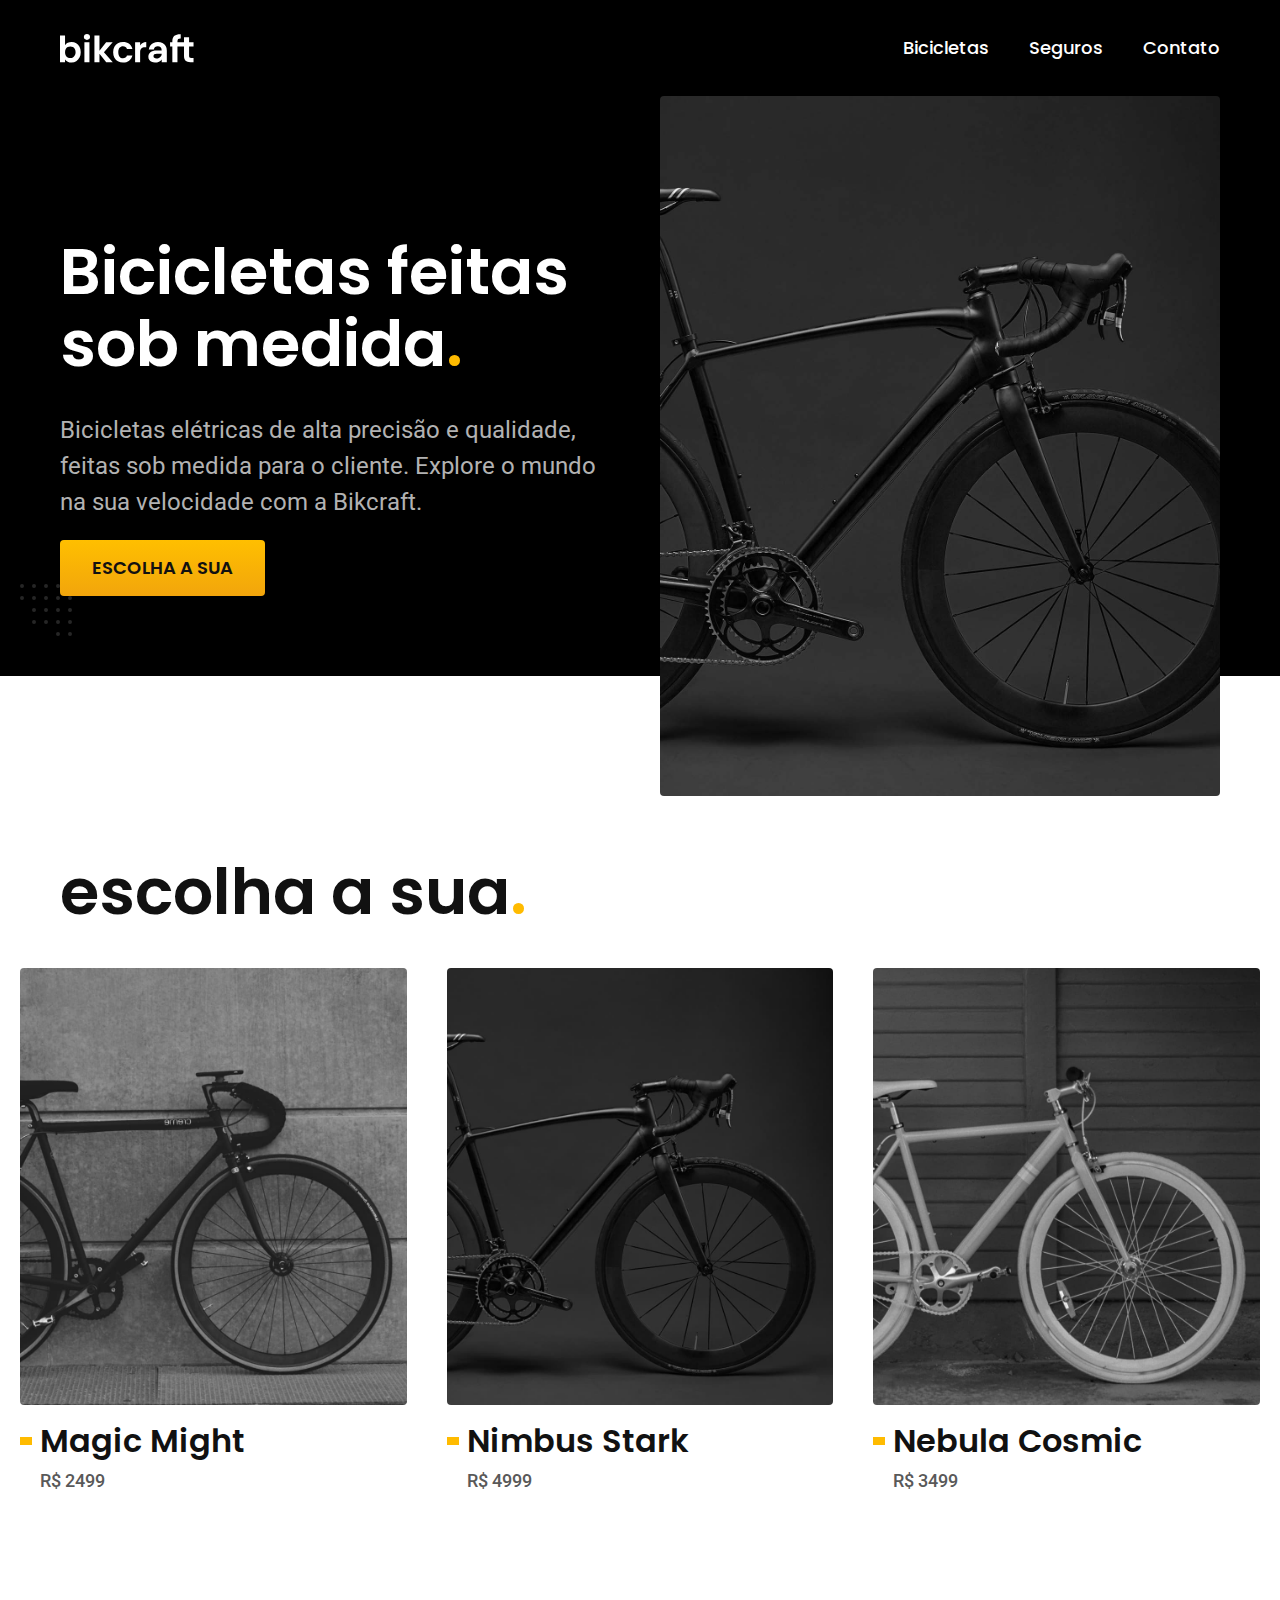
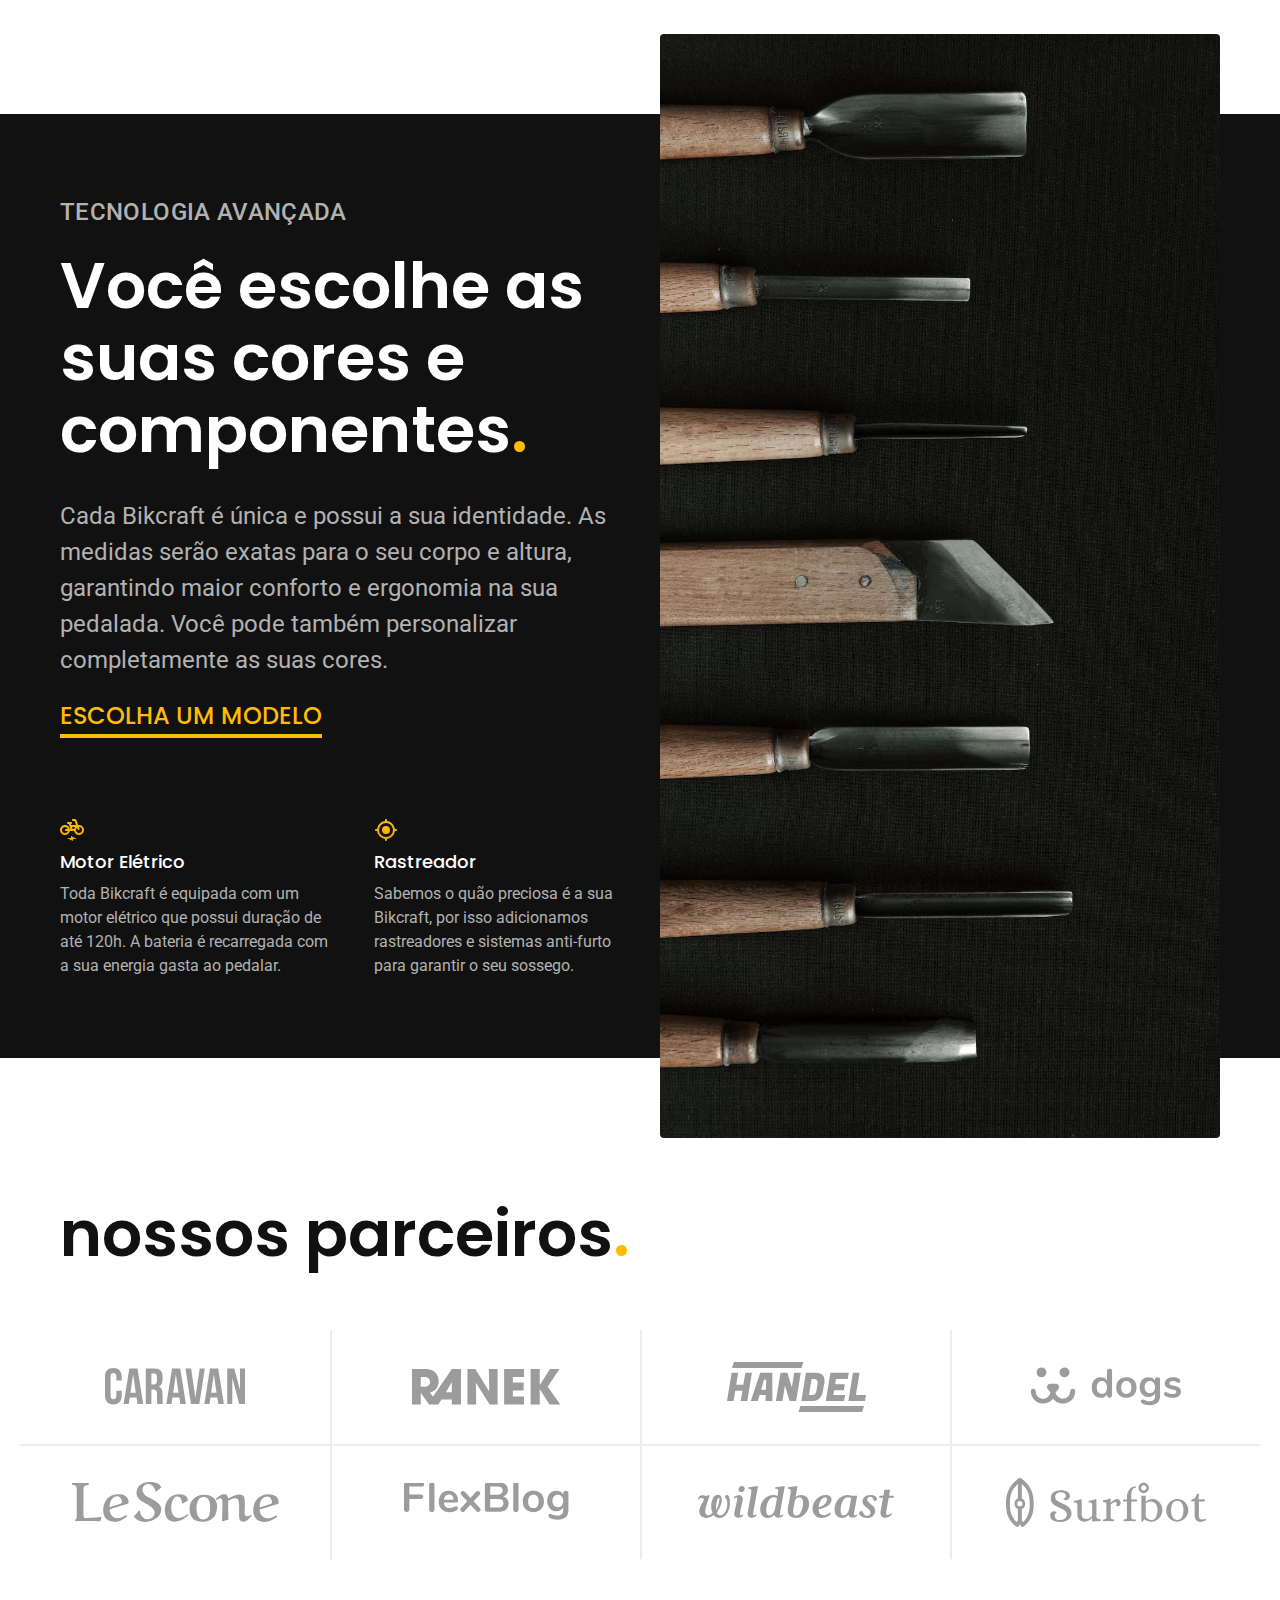
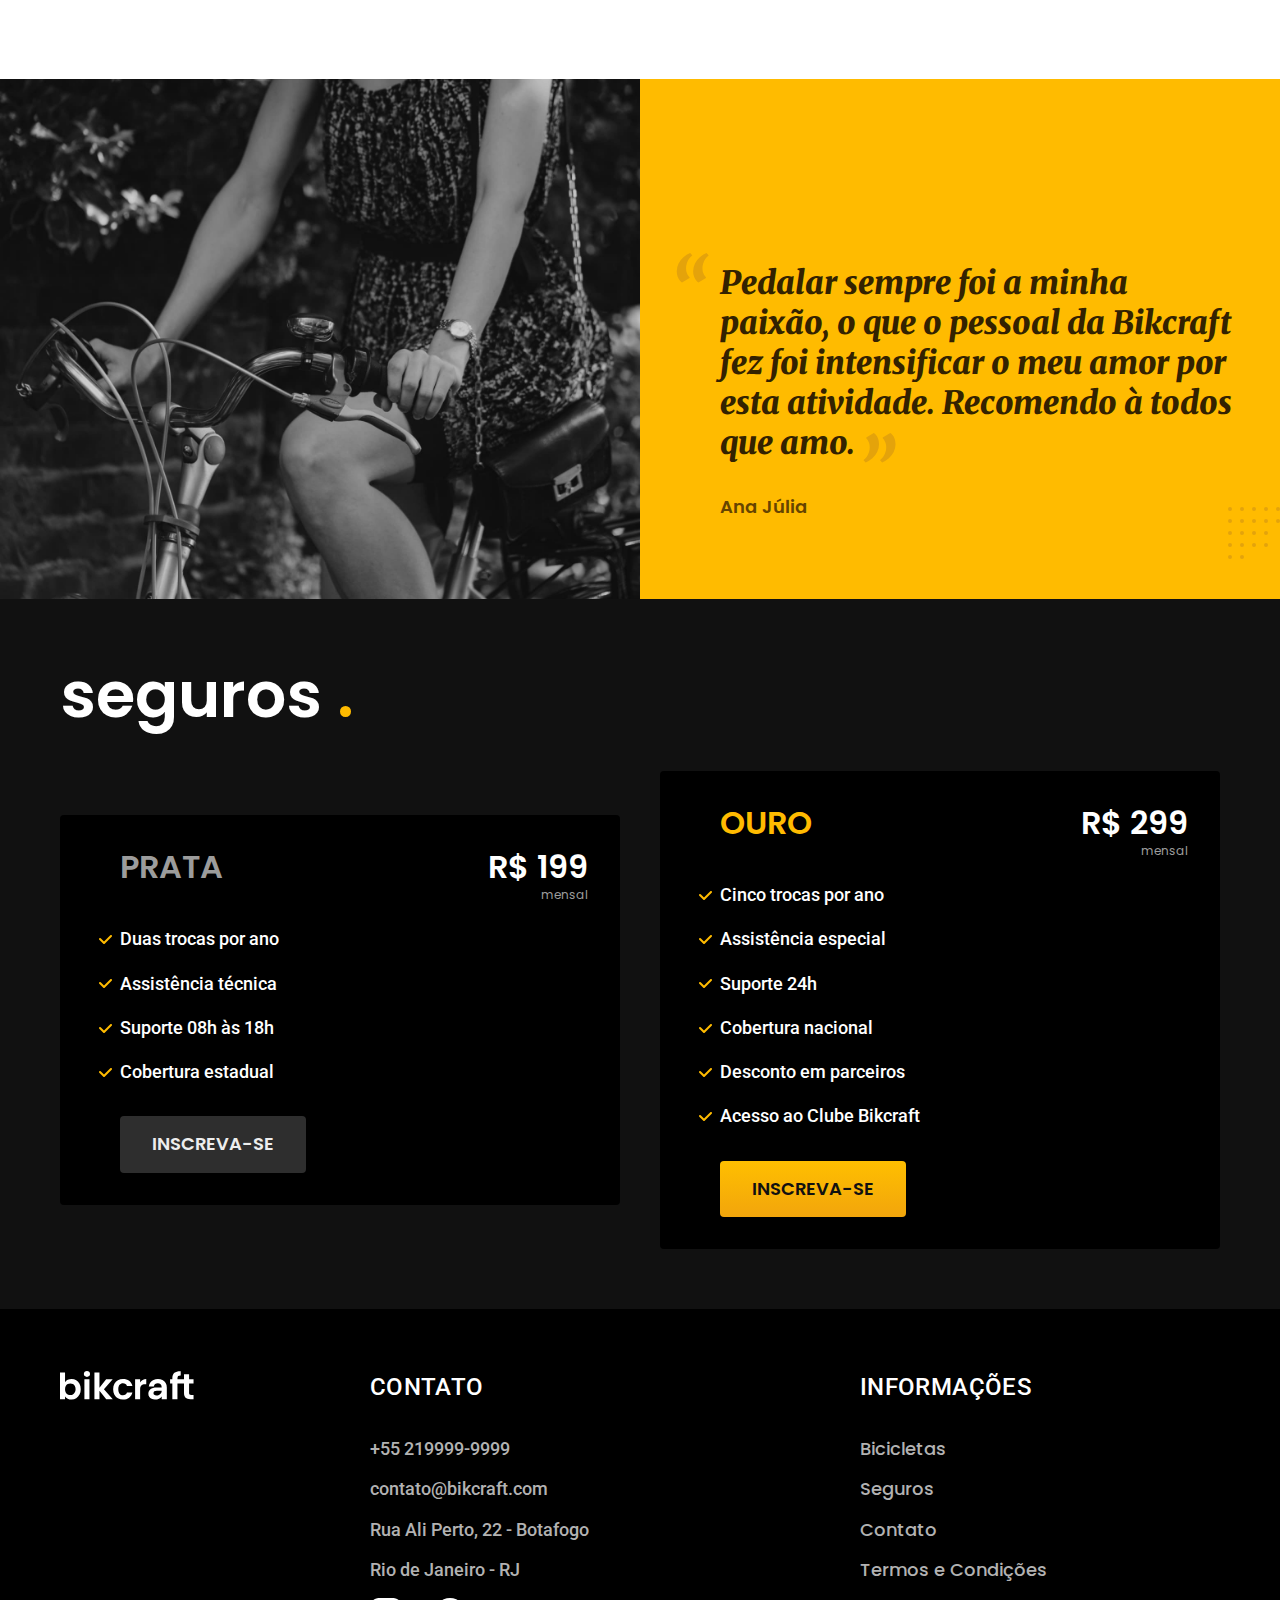
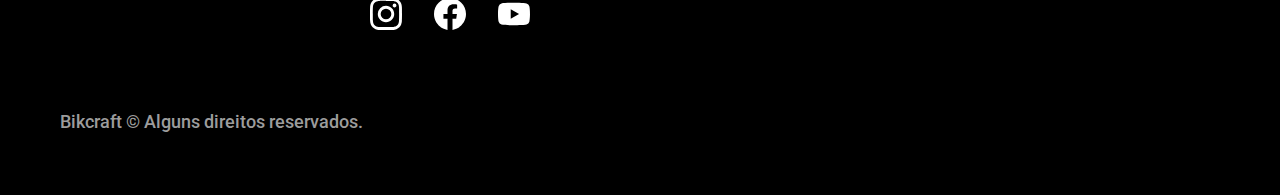
<file: index.html>
<!DOCTYPE html>
<html lang="pt-br">
  <head>
    <meta charset="UTF-8" />
    <meta http-equiv="X-UA-Compatible" content="IE=edge" />
    <meta name="viewport" content="width=device-width, initial-scale=1.0" />
    <meta
      name="description"
      content="Bicicletas elétricas de alta precisão e qualidade,  feitas sob medida para o cliente. Explore o mundo na sua velocidade com a Bikcraft."
    />

    <link rel="icon" href="./favicon.svg" type="image/svg+xml" />
    <link rel="preload" href="./css/style.min.css" as="style" />
    <link rel="stylesheet" href="./css/style.min.css" />
    <link rel="preconnect" href="https://fonts.googleapis.com" />
    <link rel="preconnect" href="https://fonts.gstatic.com" crossorigin />
    <link
      href="https://fonts.googleapis.com/css2?family=Merriweather:ital,wght@1,900&family=Poppins:wght@400;600&family=Roboto:wght@500&display=swap"
      rel="stylesheet"
    />
    <title>Bikcraft - Bicicletas Elétricas</title>

    <script>
      document.documentElement.classList.add("js");
    </script>
  </head>
  <body>
    <header class="header-bg">
      <div class="header container">
        <a href="./"
          ><img src="./img/bikcraft.svg" width="136" height="32" alt="Bikcraft"
        /></a>

        <nav aria-label="primária">
          <ul class="header-menu font-1-m color-0">
            <li><a href="./bicicletas.html">Bicicletas</a></li>
            <li><a href="./seguros.html">Seguros</a></li>
            <li><a href="./contato.html">Contato</a></li>
          </ul>
        </nav>
      </div>
    </header>

    <main class="introduction-bg">
      <div class="introduction container">
        <div class="introduction-content">
          <h1 class="font-1-xxl color-0 fadeInDown" data-anime="200">
            Bicicletas feitas sob medida<span class="color-p1">.</span>
          </h1>
          <p class="font-2-l color-5 fadeInDown" data-anime="400">
            Bicicletas elétricas de alta precisão e qualidade, feitas sob medida
            para o cliente. Explore o mundo na sua velocidade com a Bikcraft.
          </p>
          <a class="button fadeInDown" data-anime="600" href="./bicicletas.html"
            >Escolha a sua</a
          >
        </div>

        <picture data-anime="800" class="fadeInDown">
          <source
            media="(max-width: 800px)"
            srcset="./img/bicicletas/nimbus.jpg"
          />
          <img
            src="./img/fotos/introducao.jpg"
            width="1280"
            height="1600"
            alt="Bicicleta Elétrica Preta"
          />
        </picture>
      </div>
    </main>

    <article class="bikes-list">
      <h2 class="font-1-xxl container">
        escolha a sua<span class="color-p1">.</span>
      </h2>

      <ul>
        <li>
          <a href="./bicicletas/magic.html">
            <img
              src="./img/bicicletas/magic-home.jpg"
              width="920"
              height="1040"
              alt="Bicicleta preta"
            />
            <h3 class="font-1-xl">Magic Might</h3>
            <span class="font-2-m color-8">R$ 2499</span>
          </a>
        </li>
        <li>
          <a href="./bicicletas/nimbus.html">
            <img
              src="./img/bicicletas/nimbus-home.jpg"
              width="920"
              height="1040"
              alt="Bicicleta preta"
            />
            <h3 class="font-1-xl">Nimbus Stark</h3>
            <span class="font-2-m color-8">R$ 4999</span>
          </a>
        </li>
        <li>
          <a href="./bicicletas/nebula.html">
            <img
              src="./img/bicicletas/nebula-home.jpg"
              width="920"
              height="1040"
              alt="Bicicleta preta"
            />
            <h3 class="font-1-xl">Nebula Cosmic</h3>
            <span class="font-2-m color-8">R$ 3499</span>
          </a>
        </li>
      </ul>
    </article>

    <article class="technology-bg">
      <div class="technology container">
        <div class="technology-content">
          <span class="font-2-l-b color-5">Tecnologia Avançada</span>
          <h2 class="font-1-xxl color-0">
            Você escolhe as suas cores e componentes<span class="color-p1"
              >.</span
            >
          </h2>
          <p class="font-2-l color-5">
            Cada Bikcraft é única e possui a sua identidade. As medidas serão
            exatas para o seu corpo e altura, garantindo maior conforto e
            ergonomia na sua pedalada. Você pode também personalizar
            completamente as suas cores.
          </p>
          <a class="link" href="./bicicletas.html"> Escolha um modelo</a>
          <div class="technology-vantagem">
            <div>
              <img
                src="./img/icones/eletrica.svg"
                width="24"
                height="24"
                alt=""
              />
              <h3 class="font-1-m color-0">Motor Elétrico</h3>
              <p class="font-2-s color-5">
                Toda Bikcraft é equipada com um motor elétrico que possui
                duração de até 120h. A bateria é recarregada com a sua energia
                gasta ao pedalar.
              </p>
            </div>
            <div>
              <img
                src="./img/icones/rastreador.svg"
                width="24"
                height="24"
                alt=""
              />
              <h3 class="font-1-m color-0">Rastreador</h3>
              <p class="font-2-s color-5">
                Sabemos o quão preciosa é a sua Bikcraft, por isso adicionamos
                rastreadores e sistemas anti-furto para garantir o seu sossego.
              </p>
            </div>
          </div>
        </div>
        <div class="technology-img">
          <img
            src="./img/fotos/tecnologia.jpg"
            width="1200"
            height="1920"
            alt=""
          />
        </div>
      </div>
    </article>

    <section class="parceiros" aria-label="Nossos Parceiros">
      <h2 class="font-1-xxl container">
        nossos parceiros<span class="color-p1">.</span>
      </h2>

      <ul>
        <li>
          <img
            src="./img/parceiros/caravan.svg"
            width="140"
            height="38"
            alt="caravan"
          />
        </li>
        <li>
          <img
            src="./img/parceiros/ranek.svg"
            width="149"
            height="36"
            alt="ranek"
          />
        </li>
        <li>
          <img
            src="./img/parceiros/handel.svg"
            width="139"
            height="50"
            alt="handel"
          />
        </li>
        <li>
          <img
            src="./img/parceiros/dogs.svg"
            width="152"
            height="39"
            alt="dogs"
          />
        </li>
        <li>
          <img
            src="./img/parceiros/lescone.svg"
            width="208"
            height="41"
            alt="lescone"
          />
        </li>
        <li>
          <img
            src="./img/parceiros/flexblog.svg"
            width="165"
            height="38"
            alt="flexblog"
          />
        </li>
        <li>
          <img
            src="./img/parceiros/wildbeast.svg"
            width="196"
            height="34"
            alt="wildbeast"
          />
        </li>
        <li>
          <img
            src="./img/parceiros/surfbot.svg"
            width="200"
            height="49"
            alt="surfbot"
          />
        </li>
      </ul>
    </section>

    <section class="depoimento" aria-label="Depoimento">
      <div>
        <img
          src="./img/fotos/depoimento.jpg"
          width="1560"
          height="1360"
          alt="Pessoa pedalando uma bicicleta Bikcraft"
        />
      </div>
      <div class="depoimento-content">
        <blockquote class="font-1-xl color-p5">
          <p>
            Pedalar sempre foi a minha paixão, o que o pessoal da Bikcraft fez
            foi intensificar o meu amor por esta atividade. Recomendo à todos
            que amo.
          </p>
        </blockquote>
        <span class="font-1-m-b color-p4"> Ana Júlia </span>
      </div>
    </section>

    <article class="seguros-bg">
      <div class="seguros container">
        <h2 class="font-1-xxl color-0">
          seguros <span class="color-p1">.</span>
        </h2>
        <div class="seguros-item">
          <h3 class="font-1-xl color-6">PRATA</h3>
          <span class="font-1-xl color-0"
            >R$ 199 <span class="font-1-xs color-6">mensal</span></span
          >
          <ul class="font-2-m color-0">
            <li>Duas trocas por ano</li>
            <li>Assistência técnica</li>
            <li>Suporte 08h às 18h</li>
            <li>Cobertura estadual</li>
          </ul>
          <a class="button second" href="./orcamento.html">Inscreva-se</a>
        </div>
        <div class="seguros-item">
          <h3 class="font-1-xl color-p1">OURO</h3>
          <span class="font-1-xl color-0"
            >R$ 299 <span class="font-1-xs color-6">mensal</span></span
          >
          <ul class="font-2-m color-0">
            <li>Cinco trocas por ano</li>
            <li>Assistência especial</li>
            <li>Suporte 24h</li>
            <li>Cobertura nacional</li>
            <li>Desconto em parceiros</li>
            <li>Acesso ao Clube Bikcraft</li>
          </ul>
          <a class="button" href="./orcamento.html">Inscreva-se</a>
        </div>
      </div>
    </article>

    <footer class="footer-bg">
      <div class="footer container">
        <img src="./img/bikcraft.svg" width="136" height="49" alt="Bikcraft" />
        <div class="footer-contact">
          <h3 class="font-2-l-b color-0">Contato</h3>
          <ul class="font-2-m color-5">
            <li><a href="tel:+55 219999-9999">+55 219999-9999</a></li>
            <li>
              <a href="mailto:contato@bikcraft.com">contato@bikcraft.com</a>
            </li>
            <li>Rua Ali Perto, 22 - Botafogo</li>
            <li>Rio de Janeiro - RJ</li>
          </ul>
          <div class="footer-social">
            <a href="./"
              ><img
                src="./img/redes/instagram.svg"
                width="32"
                height="32"
                alt="Instagram"
            /></a>
            <a href="./"
              ><img
                src="./img/redes/facebook.svg"
                width="32"
                height="32"
                alt="Facebook"
            /></a>

            <a href="./">
              <img
                src="./img/redes/youtube.svg"
                width="32"
                height="32"
                alt="Youtube"
              />
            </a>
          </div>
        </div>
        <div class="footer-info">
          <h3 class="font-2-l-b color-0">INFORMAÇÕES</h3>
          <nav>
            <ul class="font-1-m color-5">
              <li><a href="./bicicletas.html">Bicicletas</a></li>
              <li><a href="./seguros.html">Seguros</a></li>
              <li><a href="./contato.html">Contato</a></li>
              <li><a href="./termos.html">Termos e Condições</a></li>
            </ul>
          </nav>
        </div>
        <p class="footer-copy font-2-m color-6">
          Bikcraft © Alguns direitos reservados.
        </p>
      </div>
    </footer>

    <script src="./js/plugins/simple-anime.js"></script>
    <script src="./js/script.js"></script>
  </body>
</html>
</file>
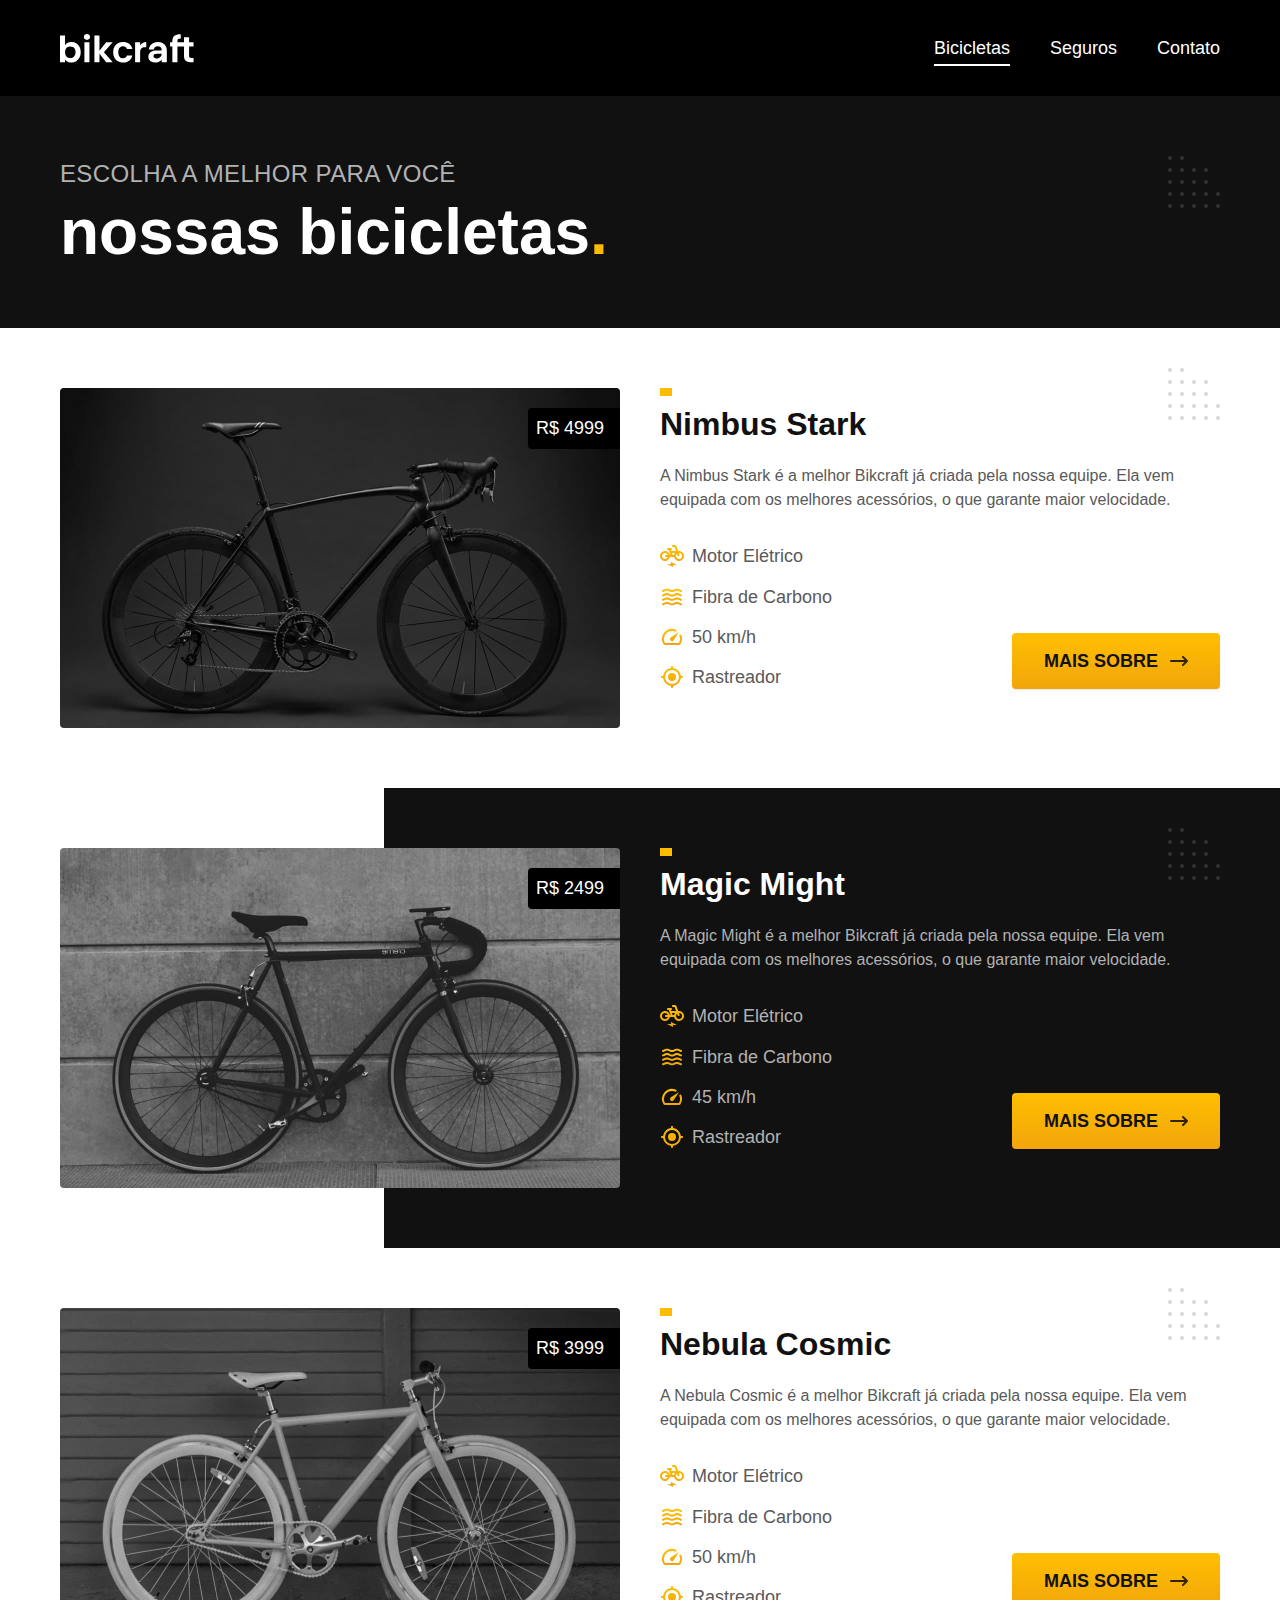
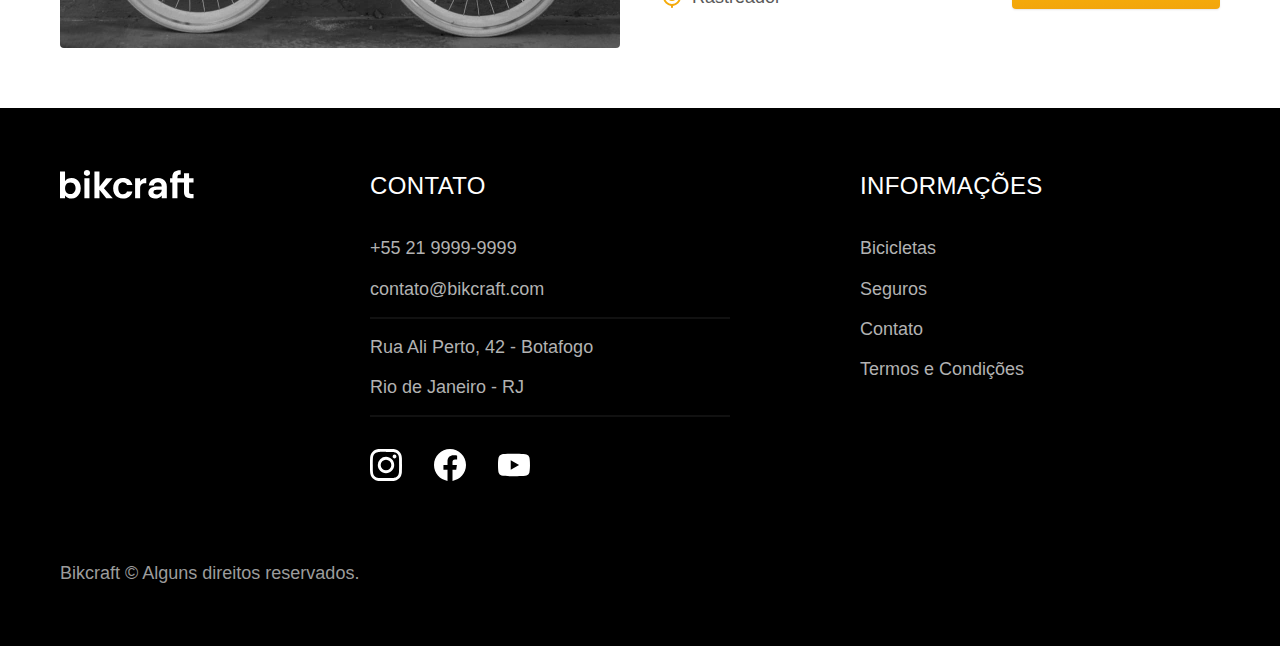
<file: bicicletas.html>
<!DOCTYPE html>
<html lang="pt-br">
  <head>
    <meta charset="UTF-8" />
    <meta name="viewport" content="width=device-width, initial-scale=1.0" />

    <title>Bicicletas | Bikcraft</title>
    <meta name="description" content="Bicicletas" />

    <link rel="icon" href="./favicon.svg" type="image/svg+xml" />
    <link rel="preload" href="./css/style.min.css" as="style" />
    <link rel="stylesheet" href="./css/style.min.css" />
    <script>
      document.documentElement.classList.add("js");
    </script>
  </head>

  <body id="bicicletas">
    <header class="header-bg">
      <div class="header container">
        <a href="./">
          <img
            src="./img/bikcraft.svg"
            width="136"
            height="32"
            alt="Bikcraft"
          />
        </a>

        <nav aria-label="primaria">
          <ul class="header-menu font-1-m color-0">
            <li><a href="./bicicletas.html">Bicicletas</a></li>
            <li><a href="./seguros.html">Seguros</a></li>
            <li><a href="./contato.html">Contato</a></li>
          </ul>
        </nav>
      </div>
    </header>

    <main>
      <div class="title-bg">
        <div class="title container">
          <p class="font-2-l-b color-5">Escolha a melhor para você</p>
          <h1 class="font-1-xxl color-0">
            nossas bicicletas<span class="color-p1">.</span>
          </h1>
        </div>
      </div>

      <div class="bicicletas container">
        <div class="bicicletas-imagem">
          <img
            src="./img/bicicletas/nimbus.jpg"
            width="1120"
            height="680"
            alt="Bicicleta preta"
          />
          <span class="font-2-m color-0">R$ 4999</span>
        </div>
        <div class="bicicletas-conteudo">
          <h2 class="font-1-xl">Nimbus Stark</h2>
          <p class="font-2-s color-8">
            A Nimbus Stark é a melhor Bikcraft já criada pela nossa equipe. Ela
            vem equipada com os melhores acessórios, o que garante maior
            velocidade.
          </p>
          <ul class="font-1-m color-8">
            <li>
              <img
                src="./img/icones/eletrica.svg"
                width="32"
                height="32"
                alt=""
              />
              Motor Elétrico
            </li>
            <li>
              <img
                src="./img/icones/carbono.svg"
                width="32"
                height="32"
                alt=""
              />
              Fibra de Carbono
            </li>
            <li>
              <img
                src="./img/icones/velocidade.svg"
                width="32"
                height="32"
                alt=""
              />
              50 km/h
            </li>
            <li>
              <img
                src="./img/icones/rastreador.svg"
                width="32"
                height="32"
                alt=""
              />
              Rastreador
            </li>
          </ul>
          <a class="button seta" href="./bicicletas/nimbus.html">Mais Sobre</a>
        </div>
      </div>

      <div class="bicicletas-bg">
        <div class="bicicletas container">
          <div class="bicicletas-imagem">
            <img
              src="./img/bicicletas/magic.jpg"
              width="1120"
              height="680"
              alt="Bicicleta preta"
            />
            <span class="font-2-m color-0">R$ 2499</span>
          </div>
          <div class="bicicletas-conteudo">
            <h2 class="font-1-xl color-0">Magic Might</h2>
            <p class="font-2-s color-5">
              A Magic Might é a melhor Bikcraft já criada pela nossa equipe. Ela
              vem equipada com os melhores acessórios, o que garante maior
              velocidade.
            </p>
            <ul class="font-1-m color-5">
              <li>
                <img
                  src="./img/icones/eletrica.svg"
                  width="32"
                  height="32"
                  alt=""
                />
                Motor Elétrico
              </li>
              <li>
                <img
                  src="./img/icones/carbono.svg"
                  width="32"
                  height="32"
                  alt=""
                />
                Fibra de Carbono
              </li>
              <li>
                <img
                  src="./img/icones/velocidade.svg"
                  width="32"
                  height="32"
                  alt=""
                />
                45 km/h
              </li>
              <li>
                <img
                  src="./img/icones/rastreador.svg"
                  width="32"
                  height="32"
                  alt=""
                />
                Rastreador
              </li>
            </ul>
            <a class="button seta" href="./bicicletas/magic.html">Mais Sobre</a>
          </div>
        </div>
      </div>

      <div class="bicicletas container">
        <div class="bicicletas-imagem">
          <img
            src="./img/bicicletas/nebula.jpg"
            width="1120"
            height="680"
            alt="Bicicleta preta"
          />
          <span class="font-2-m color-0">R$ 3999</span>
        </div>
        <div class="bicicletas-conteudo">
          <h2 class="font-1-xl">Nebula Cosmic</h2>
          <p class="font-2-s color-8">
            A Nebula Cosmic é a melhor Bikcraft já criada pela nossa equipe. Ela
            vem equipada com os melhores acessórios, o que garante maior
            velocidade.
          </p>
          <ul class="font-1-m color-8">
            <li>
              <img
                src="./img/icones/eletrica.svg"
                width="32"
                height="32"
                alt=""
              />
              Motor Elétrico
            </li>
            <li>
              <img
                src="./img/icones/carbono.svg"
                width="32"
                height="32"
                alt=""
              />
              Fibra de Carbono
            </li>
            <li>
              <img
                src="./img/icones/velocidade.svg"
                width="32"
                height="32"
                alt=""
              />
              50 km/h
            </li>
            <li>
              <img
                src="./img/icones/rastreador.svg"
                width="32"
                height="32"
                alt=""
              />
              Rastreador
            </li>
          </ul>
          <a class="button seta" href="./bicicletas/nebula.html">Mais Sobre</a>
        </div>
      </div>
    </main>

    <footer class="footer-bg">
      <div class="footer container">
        <img src="./img/bikcraft.svg" width="136" height="32" alt="Bikcraft" />
        <div class="footer-contato">
          <h3 class="font-2-l-b color-0">Contato</h3>
          <ul class="font-2-m color-5">
            <li><a href="tel:+552199999999">+55 21 9999-9999</a></li>
            <li>
              <a href="mailto:contato@bikcraft.com">contato@bikcraft.com</a>
            </li>
            <li>Rua Ali Perto, 42 - Botafogo</li>
            <li>Rio de Janeiro - RJ</li>
          </ul>
          <div class="footer-social">
            <a href="./">
              <img
                src="./img/redes/instagram.svg"
                width="32"
                height="32"
                alt="Instagram"
              />
            </a>
            <a href="./">
              <img
                src="./img/redes/facebook.svg"
                width="32"
                height="32"
                alt="Facebook"
              />
            </a>
            <a href="./">
              <img
                src="./img/redes/youtube.svg"
                width="32"
                height="32"
                alt="Youtube"
              />
            </a>
          </div>
        </div>
        <div class="footer-info">
          <h3 class="font-2-l-b color-0">Informações</h3>
          <nav>
            <ul class="font-1-m color-5">
              <li><a href="./bicicletas.html">Bicicletas</a></li>
              <li><a href="./seguros.html">Seguros</a></li>
              <li><a href="./contato.html">Contato</a></li>
              <li><a href="./termos.html">Termos e Condições</a></li>
            </ul>
          </nav>
        </div>
        <p class="footer-copy font-2-m color-6">
          Bikcraft © Alguns direitos reservados.
        </p>
      </div>
    </footer>
    <script src="./js/script.js"></script>
  </body>
</html>
</file>
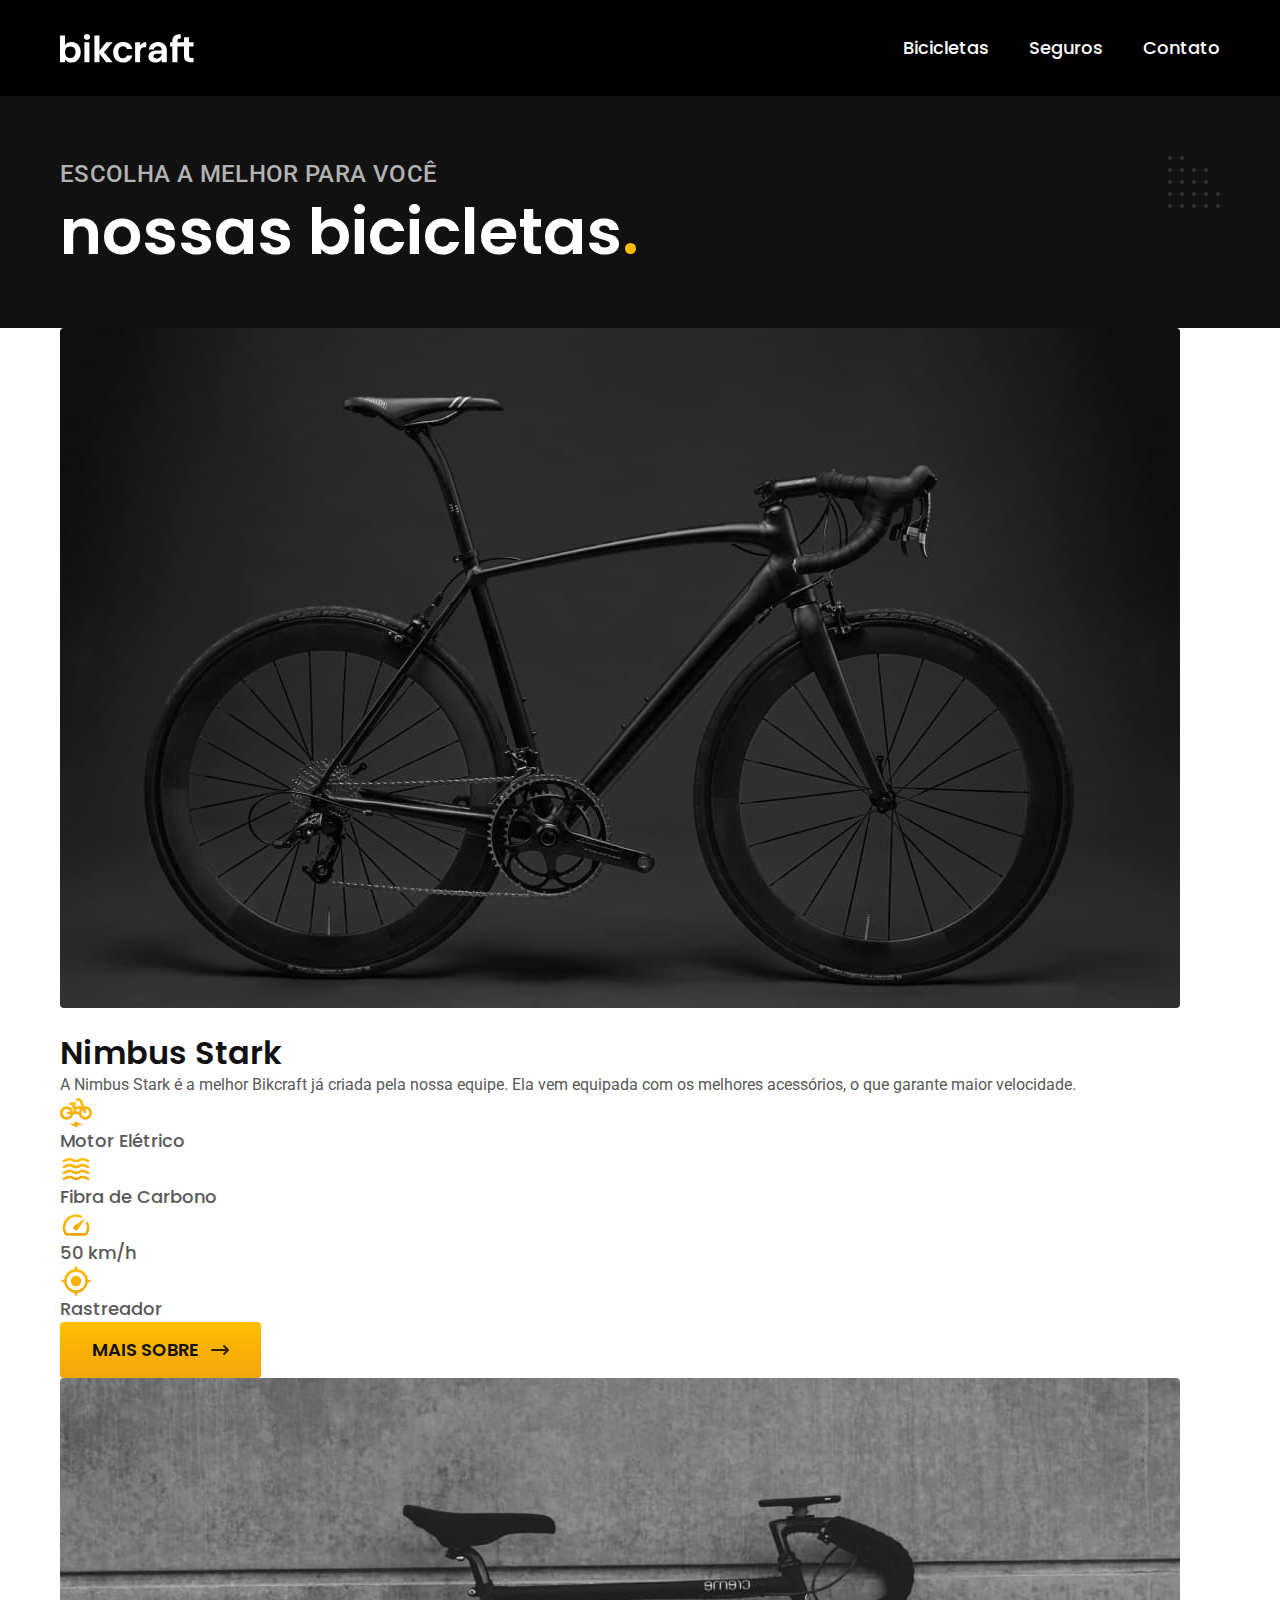
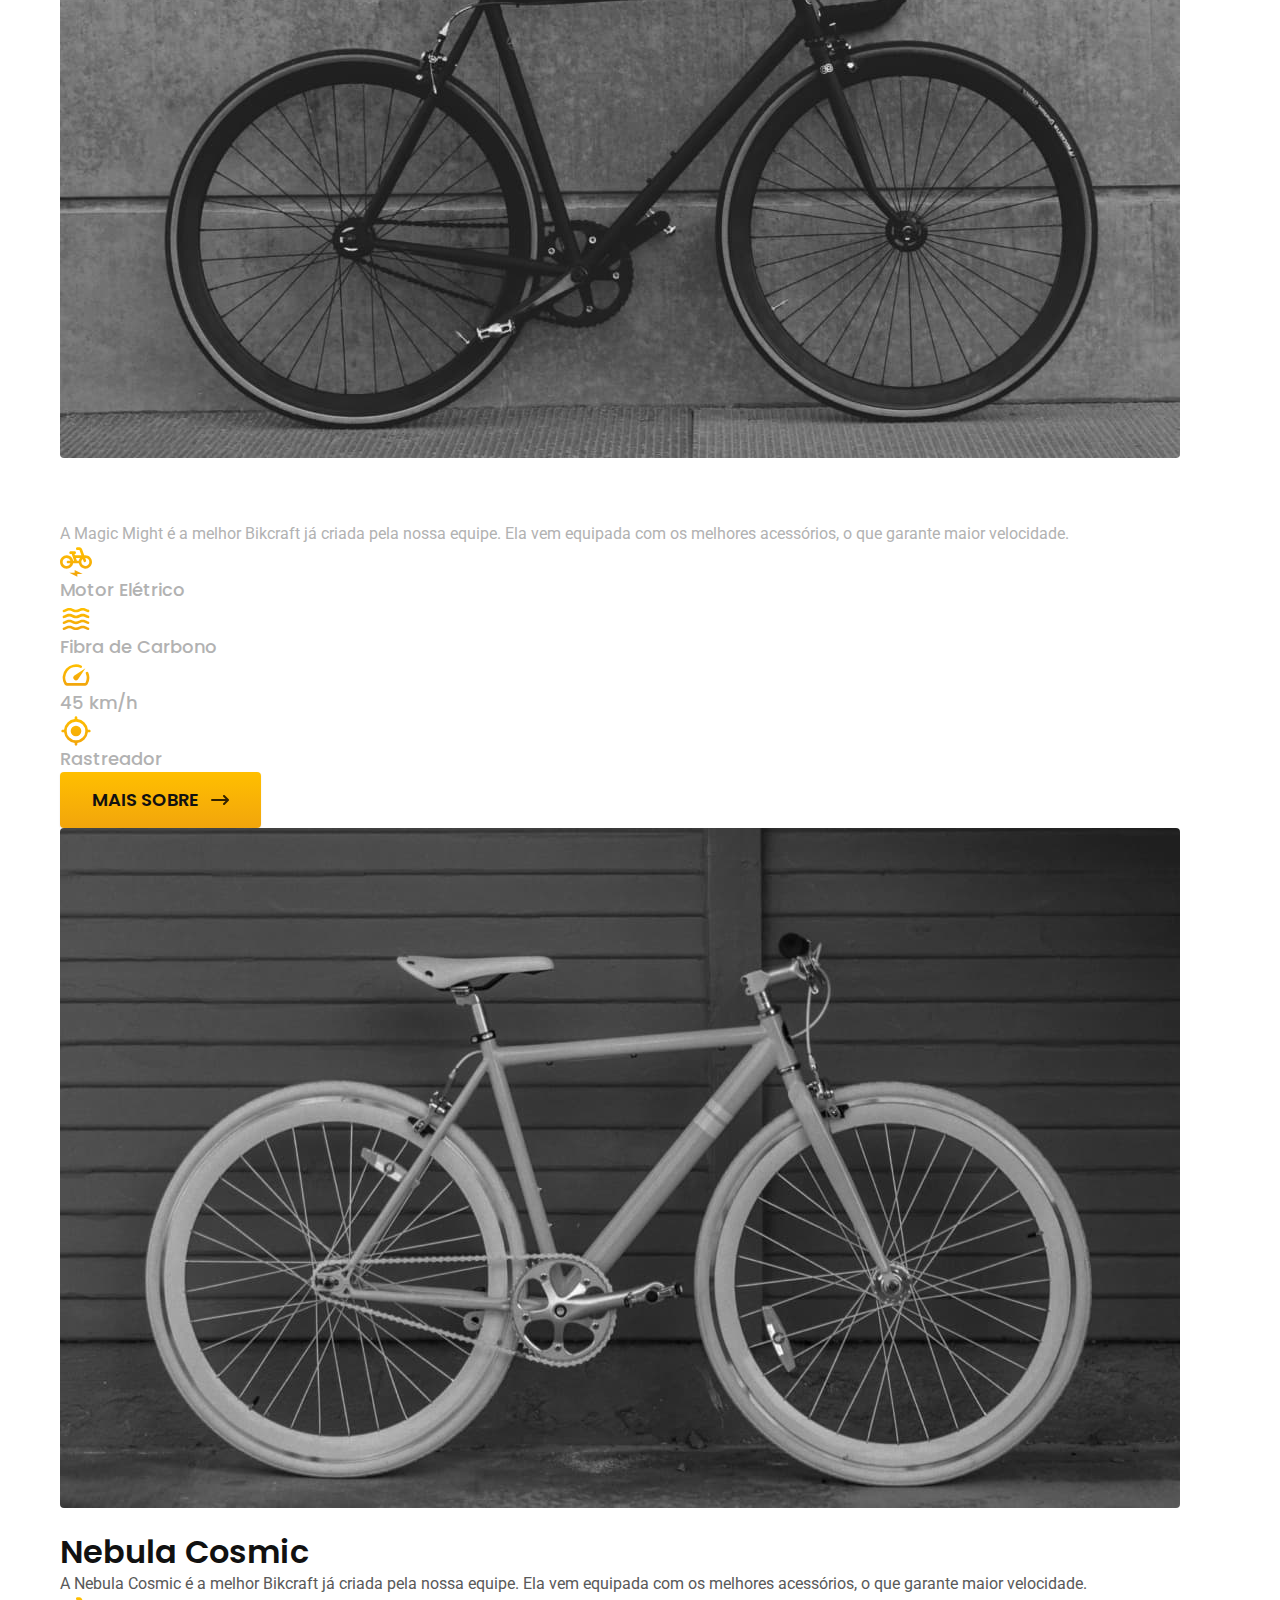
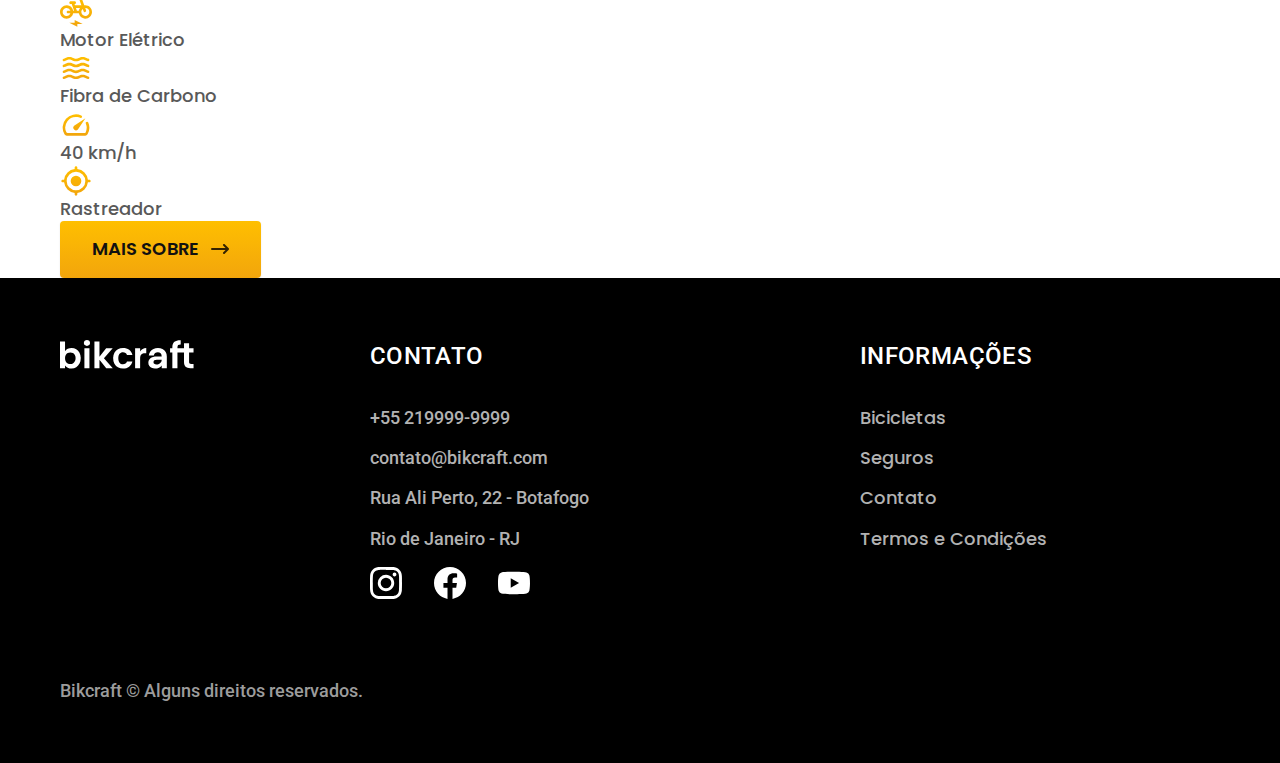
<file: bikes.html>
<!DOCTYPE html>
<html lang="pt-br">
  <head>
    <meta charset="UTF-8" />
    <meta http-equiv="X-UA-Compatible" content="IE=edge" />
    <meta name="viewport" content="width=device-width, initial-scale=1.0" />
    <meta name="description" content="Bicicletas" />
    <link rel="stylesheet" href="./css/style.css" />
    <link rel="preconnect" href="https://fonts.googleapis.com" />
    <link rel="preconnect" href="https://fonts.gstatic.com" crossorigin />
    <link
      href="https://fonts.googleapis.com/css2?family=Merriweather:ital,wght@1,900&family=Poppins:wght@400;600&family=Roboto:wght@500&display=swap"
      rel="stylesheet"
    />
    <title>Bicicletas | Bikcraft</title>
  </head>
  <body id="bikes">
    <header class="header-bg">
      <div class="header container">
        <a href="./"><img src="./img/bikcraft.svg" alt="Bikcraft" /></a>

        <nav aria-label="primária">
          <ul class="header-menu font-1-m color-0">
            <li><a href="./bicicletas.html">Bicicletas</a></li>
            <li><a href="./seguros.html">Seguros</a></li>
            <li><a href="./contato.html">Contato</a></li>
          </ul>
        </nav>
      </div>
    </header>
    <main>
      <div class="title-bg">
        <div class="title container">
          <p class="font-2-l-b color-5">escolha a melhor para você</p>
          <h1 class="font-1-xxl color-0">
            nossas bicicletas<span class="color-p1">.</span>
          </h1>
        </div>
      </div>

        <div class="bikes container">
          <div class="bikes-img">
            <img src="./img/bicicletas/nimbus.jpg" alt="Bicicleta preta" />
            <span class="font-2-m color-0">R$4999</span>
          </div>
                <div class="bikes-content">
          <h2 class="font-1-xl">Nimbus Stark</h2>
          <p class="font-2-s color-8">
            A Nimbus Stark é a melhor Bikcraft já criada pela nossa equipe. Ela
            vem equipada com os melhores acessórios, o que garante maior
            velocidade.
          </p>
          <ul class="font-1-m color-8">
            <li>
              <img src="./img/icones/eletrica.svg" alt="" />
              Motor Elétrico
            </li>
            <li>
              <img src="./img/icones/carbono.svg" alt="" />
              Fibra de Carbono
            </li>
            <li>
              <img src="./img/icones/velocidade.svg" alt="" />
              50 km/h
            </li>
            <li>
              <img src="./img/icones/rastreador.svg" alt="" />
              Rastreador
            </li>
          </ul>
          <a class="button seta" href="./bikes/nimbus.html">MAIS SOBRE</a>
        </div>
        </div>
      </div>

      <div class="bikes-bg">
        <div class="bikes container">
          <div class="bikes-img">
            <img src="./img/bicicletas/magic.jpg" alt="Bicicleta preta" />
            <span class="font-2-m color-0">R$2499</span>
          </div>
        <div class="bikes-content">
          <h2 class="font-1-xl color-0">Magic Might</h2>
          <p class="font-2-s color-5">
            A Magic Might é a melhor Bikcraft já criada pela nossa equipe. Ela
            vem equipada com os melhores acessórios, o que garante maior
            velocidade.
          </p>
          <ul class="font-1-m color-5">
            <li>
              <img src="./img/icones/eletrica.svg" alt="" />
              Motor Elétrico
            </li>
            <li>
              <img src="./img/icones/carbono.svg" alt="" />
              Fibra de Carbono
            </li>
            <li>
              <img src="./img/icones/velocidade.svg" alt="" />
              45 km/h
            </li>
            <li>
              <img src="./img/icones/rastreador.svg" alt="" />
              Rastreador
            </li>
          </ul>
          <a class="button seta" href="./bikes/magic.html">MAIS SOBRE</a>
        </div>
        </div>
      </div>

        <div class="bikes container">
          <div class="bikes-img">
            <img src="./img/bicicletas/nebula.jpg" alt="Bicicleta branca" />
            <span class="font-2-m color-0">R$3999</span>
          </div>
       
        <div class="bikes-content">
          <h2 class="font-1-xl">Nebula Cosmic</h2>
          <p class="font-2-s color-8">
            A Nebula Cosmic é a melhor Bikcraft já criada pela nossa equipe. Ela
            vem equipada com os melhores acessórios, o que garante maior
            velocidade.
          </p>
          <ul class="font-1-m color-8">
            <li>
              <img src="./img/icones/eletrica.svg" alt="" />
              Motor Elétrico
            </li>
            <li>
              <img src="./img/icones/carbono.svg" alt="" />
              Fibra de Carbono
            </li>
            <li>
              <img src="./img/icones/velocidade.svg" alt="" />
              40 km/h
            </li>
            <li>
              <img src="./img/icones/rastreador.svg" alt="" />
              Rastreador
            </li>
          </ul>
          <a class="button seta" href="./bikes/nebula.html">MAIS SOBRE</a>
          </div>
        </div>
      </div>
    </main>
    <footer class="footer-bg">
      <div class="footer container">
        <img src="./img/bikcraft.svg" alt="Bikcraft" />
        <div class="footer-contact">
          <h3 class="font-2-l-b color-0">Contato</h3>
          <ul class="font-2-m color-5">
            <li><a href="tel:+55 219999-9999">+55 219999-9999</a></li>
            <li>
              <a href="mailto:contato@bikcraft.com">contato@bikcraft.com</a>
            </li>
            <li>Rua Ali Perto, 22 - Botafogo</li>
            <li>Rio de Janeiro - RJ</li>
          </ul>
          <div class="footer-social">
            <a href="./"
              ><img src="./img/redes/instagram.svg" alt="Instagram"
            /></a>
            <a href="./"
              ><img src="./img/redes/facebook.svg" alt="Facebook"
            /></a>

            <a href="./">
              <img src="./img/redes/youtube.svg" alt="Youtube" />
            </a>
          </div>
        </div>
        <div class="footer-info">
          <h3 class="font-2-l-b color-0">INFORMAÇÕES</h3>
          <nav>
            <ul class="font-1-m color-5">
              <li><a href="./bicicletas.html">Bicicletas</a></li>
              <li><a href="./seguros.html">Seguros</a></li>
              <li><a href="./contato.html">Contato</a></li>
              <li><a href="./termos.html">Termos e Condições</a></li>
            </ul>
          </nav>
        </div>
        <p class="footer-copy font-2-m color-6">
          Bikcraft © Alguns direitos reservados.
        </p>
      </div>
    </footer>
  </body>
</html>
</file>
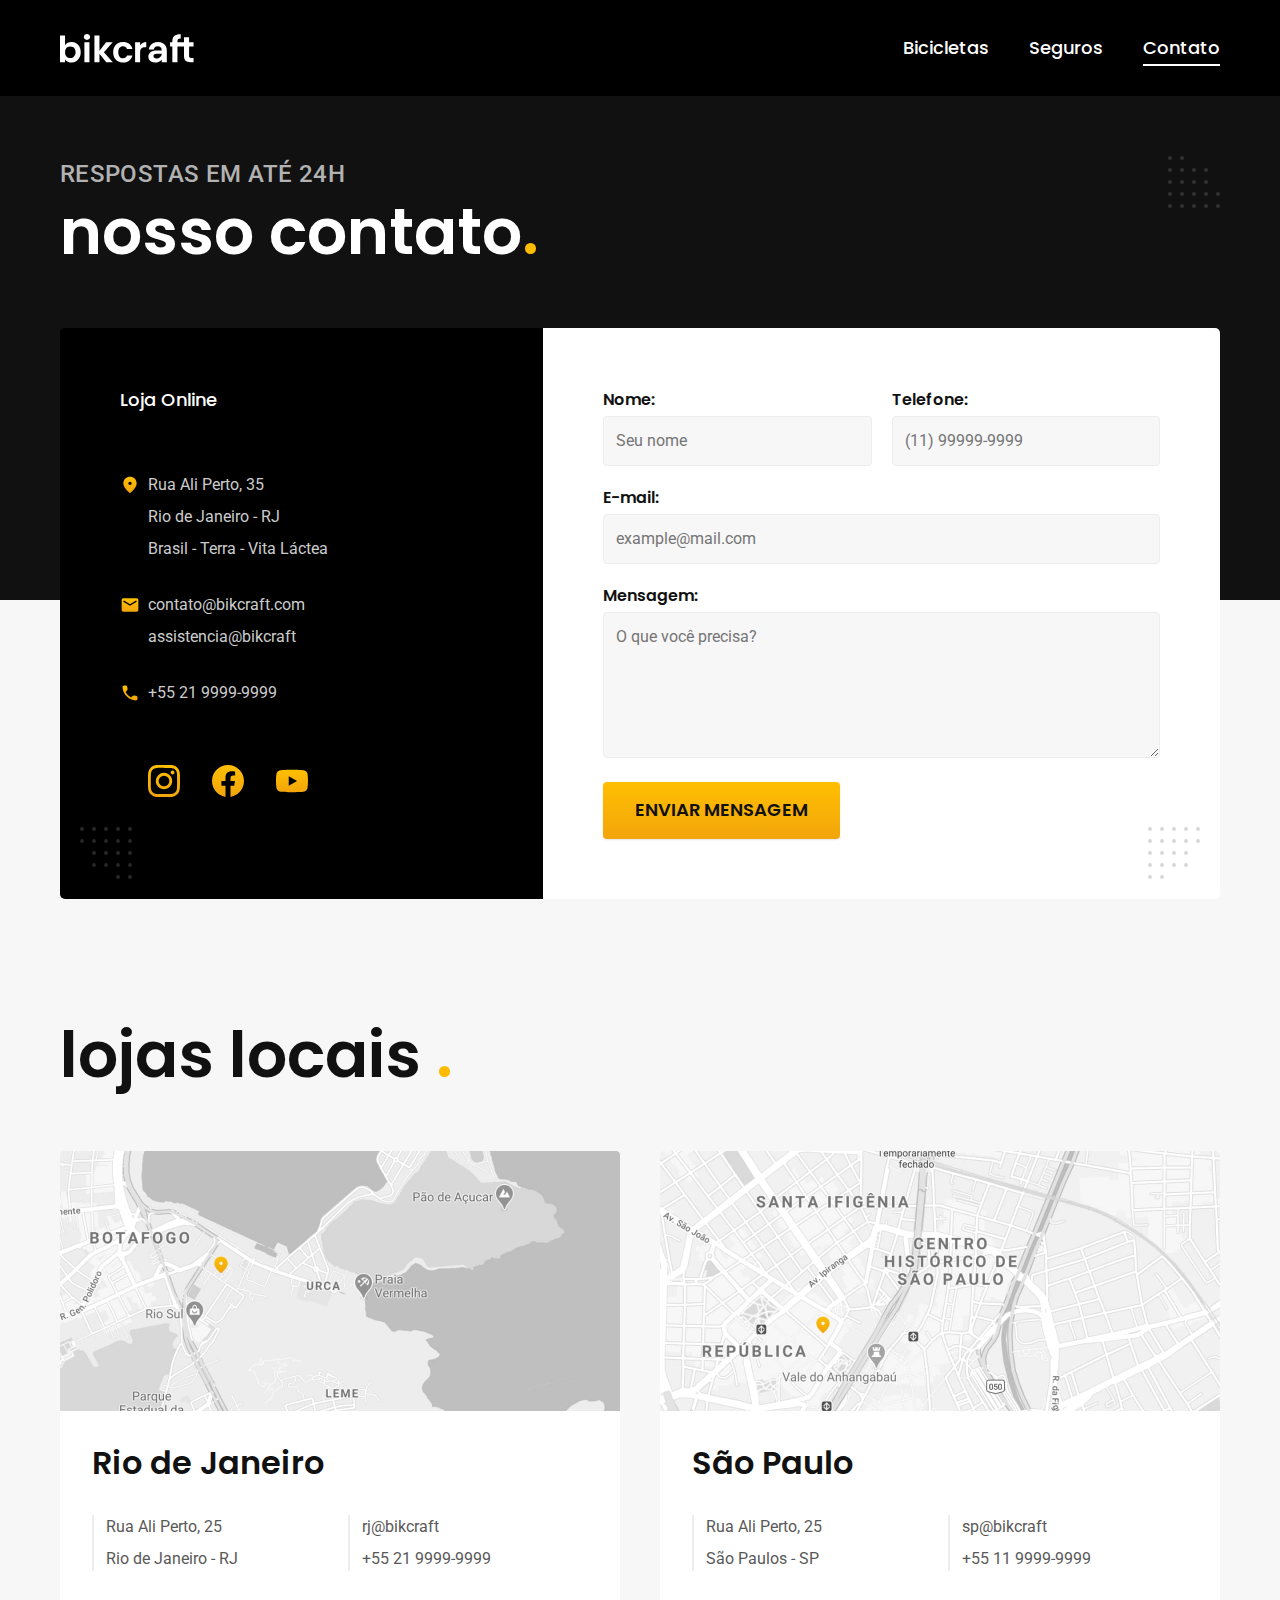
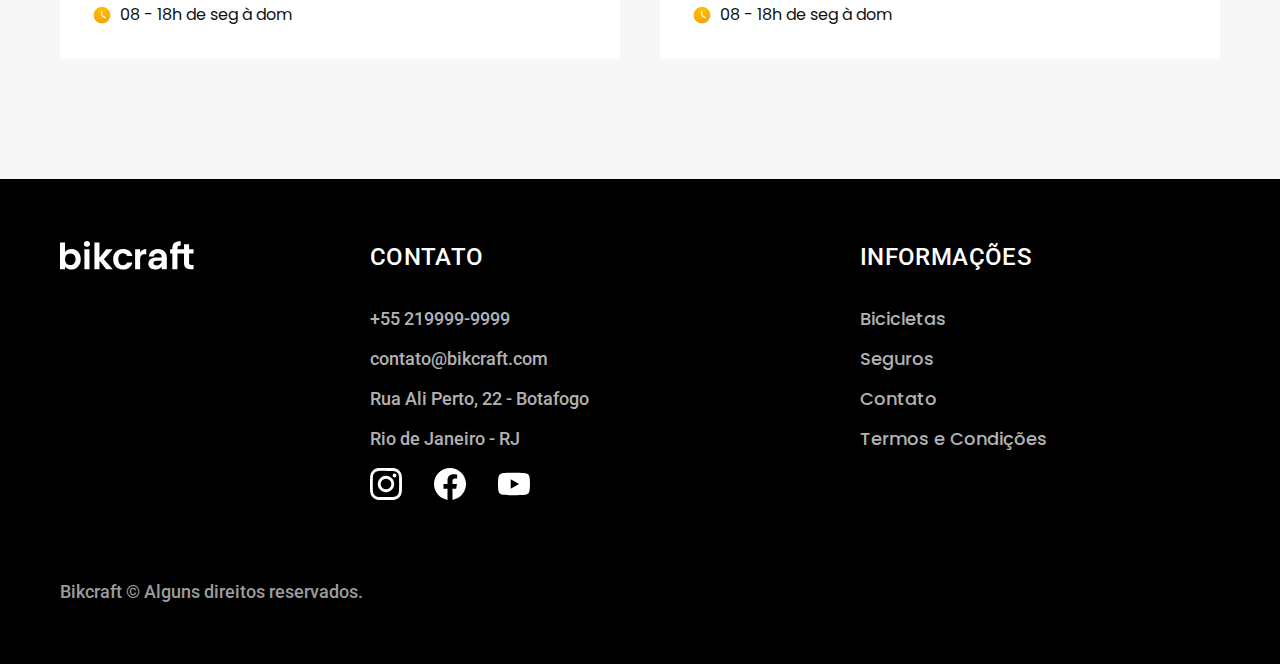
<file: contato.html>
<!DOCTYPE html>
<html lang="pt-br">
  <head>
    <meta charset="UTF-8" />
    <meta http-equiv="X-UA-Compatible" content="IE=edge" />
    <meta name="viewport" content="width=device-width, initial-scale=1.0" />
    <meta name="description" content="Contato" />
    <link rel="icon" href="./favicon.svg" type="image/svg+xml" />
    <link rel="preload" href="./css/style.min.css" as="style" />
    <link rel="stylesheet" href="./css/style.min.css" />
    <link rel="preconnect" href="https://fonts.googleapis.com" />
    <link rel="preconnect" href="https://fonts.gstatic.com" crossorigin />
    <link
      href="https://fonts.googleapis.com/css2?family=Merriweather:ital,wght@1,900&family=Poppins:wght@400;600&family=Roboto:wght@500&display=swap"
      rel="stylesheet"
    />
    <title>Contato | Bikcraft</title>
    <script>
      document.documentElement.classList.add("js");
    </script>
  </head>
  <body id="contato">
    <header class="header-bg">
      <div class="header container">
        <a href="./"
          ><img src="./img/bikcraft.svg" width="136" height="32" alt="Bikcraft"
        /></a>

        <nav aria-label="primária">
          <ul class="header-menu font-1-m color-0">
            <li><a href="./bicicletas.html">Bicicletas</a></li>
            <li><a href="./seguros.html">Seguros</a></li>
            <li><a href="./contato.html">Contato</a></li>
          </ul>
        </nav>
      </div>
    </header>
    <main>
      <div class="title-bg">
        <div class="title container">
          <p class="font-2-l-b color-5">Respostas em até 24h</p>
          <h1 class="font-1-xxl color-0">
            nosso contato<span class="color-p1">.</span>
          </h1>
        </div>
      </div>

      <div class="contato container">
        <section class="contato-dados" aria-label="Endereço">
          <h2 class="font-1-m color-0">Loja Online</h2>
          <div class="contato-endereco font-2-s color-4">
            <p>Rua Ali Perto, 35</p>
            <p>Rio de Janeiro - RJ</p>
            <p>Brasil - Terra - Vita Láctea</p>
          </div>
          <address class="contato-meios font-2-s color-4">
            <a href="mailto:contato@bikcraft.com">contato@bikcraft.com</a>
            <a href="mailto:assistencia@bikcraft.com">assistencia@bikcraft</a>
            <a href="tel:+55 219999-9999">+55 21 9999-9999</a>
          </address>
          <div class="contato-redes">
            <a href="./"
              ><img
                src="./img/redes/instagram-p.svg"
                width="32"
                height="32"
                alt="Instagram"
            /></a>
            <a href="./"
              ><img
                src="./img/redes/facebook-p.svg"
                width="32"
                height="32"
                alt="Facebook"
            /></a>

            <a href="./">
              <img
                src="./img/redes/youtube-p.svg"
                width="32"
                height="32"
                alt="Youtube"
              />
            </a>
          </div>
        </section>
        <section class="contato-formulario" aria-label="Formulário">
          <form class="form" action="./contato.html">
            <div>
              <label for="nome">Nome:</label>
              <input type="text" id="nome" name="nome" placeholder="Seu nome" />
            </div>
            <div>
              <label for="telefone">Telefone:</label>
              <input
                type="text"
                id="telefone"
                name="telefone"
                placeholder="(11) 99999-9999"
              />
            </div>

            <div class="col-2">
              <label for="email">E-mail:</label>
              <input
                type="email"
                id="email"
                name="email"
                placeholder="example@mail.com"
                required
              />
            </div>

            <div class="col-2">
              <label for="mensagem">Mensagem:</label>
              <textarea
                rows="5"
                id="mensagem"
                name="mensagem"
                placeholder="O que você precisa?"
              ></textarea>
            </div>
            <button class="button col-2">Enviar Mensagem</button>
          </form>
        </section>
      </div>
    </main>

    <article class="lojas container">
      <h2 class="font-1-xxl">
        lojas locais
        <span class="color-p1">.</span>
      </h2>
      <div class="lojas-item">
        <img
          src="./img/lojas/rj.jpg"
          width="1120"
          height="520"
          alt="Mapa marcando o endereço em Rua Ali Perto, 25 - Rio de Janeiro - RJ"
        />
        <div class="lojas-conteudo">
          <h3 class="font-1-xl">Rio de Janeiro</h3>
          <div class="lojas-dados font-2-s color-8">
            <p>Rua Ali Perto, 25</p>
            <p>Rio de Janeiro - RJ</p>
          </div>
          <div class="lojas-dados font-2-s color-8">
            <a href="mailto:rj@bikcraft.com">rj@bikcraft</a>
            <a href="tel:+55 219999-9999">+55 21 9999-9999</a>
          </div>
          <p class="lojas-tempo font-1-s">
            <img src="./img/icones/horario.svg" width="20" height="20" alt="" />
            08 - 18h de seg à dom
          </p>
        </div>
      </div>

      <div class="lojas-item">
        <img
          src="./img/lojas/sp.jpg"
          width="1120"
          height="520"
          alt="Mapa marcando o endereço em Rua Ali Perto, 25 - São Paulo - SP"
        />
        <div class="lojas-conteudo">
          <h3 class="font-1-xl">São Paulo</h3>

          <div class="lojas-dados font-2-s color-8">
            <p>Rua Ali Perto, 25</p>
            <p>São Paulos - SP</p>
          </div>
          <div class="lojas-dados font-2-s color-8">
            <a href="mailto:sp@bikcraft.com">sp@bikcraft</a>
            <a href="tel:+55 119999-9999">+55 11 9999-9999</a>
          </div>
          <p class="lojas-tempo font-1-s">
            <img src="./img/icones/horario.svg" width="20" height="20" alt="" />
            08 - 18h de seg à dom
          </p>
        </div>
      </div>
    </article>

    <footer class="footer-bg">
      <div class="footer container">
        <img src="./img/bikcraft.svg" width="136" height="32" alt="Bikcraft" />
        <div class="footer-contact">
          <h3 class="font-2-l-b color-0">Contato</h3>
          <ul class="font-2-m color-5">
            <li><a href="tel:+55 219999-9999">+55 219999-9999</a></li>
            <li>
              <a href="mailto:contato@bikcraft.com">contato@bikcraft.com</a>
            </li>
            <li>Rua Ali Perto, 22 - Botafogo</li>
            <li>Rio de Janeiro - RJ</li>
          </ul>
          <div class="footer-social">
            <a href="./"
              ><img
                src="./img/redes/instagram.svg"
                width="32"
                height="32"
                alt="Instagram"
            /></a>
            <a href="./"
              ><img
                src="./img/redes/facebook.svg"
                width="32"
                height="32"
                alt="Facebook"
            /></a>

            <a href="./">
              <img
                src="./img/redes/youtube.svg"
                width="32"
                height="32"
                alt="Youtube"
              />
            </a>
          </div>
        </div>
        <div class="footer-info">
          <h3 class="font-2-l-b color-0">INFORMAÇÕES</h3>
          <nav>
            <ul class="font-1-m color-5">
              <li><a href="./bicicletas.html">Bicicletas</a></li>
              <li><a href="./seguros.html">Seguros</a></li>
              <li><a href="./contato.html">Contato</a></li>
              <li><a href="./termos.html">Termos e Condições</a></li>
            </ul>
          </nav>
        </div>
        <p class="footer-copy font-2-m color-6">
          Bikcraft © Alguns direitos reservados.
        </p>
      </div>
    </footer>
    <script src="./js/script.js"></script>
    <script src="./js/formulario.js"></script>
  </body>
</html>
</file>
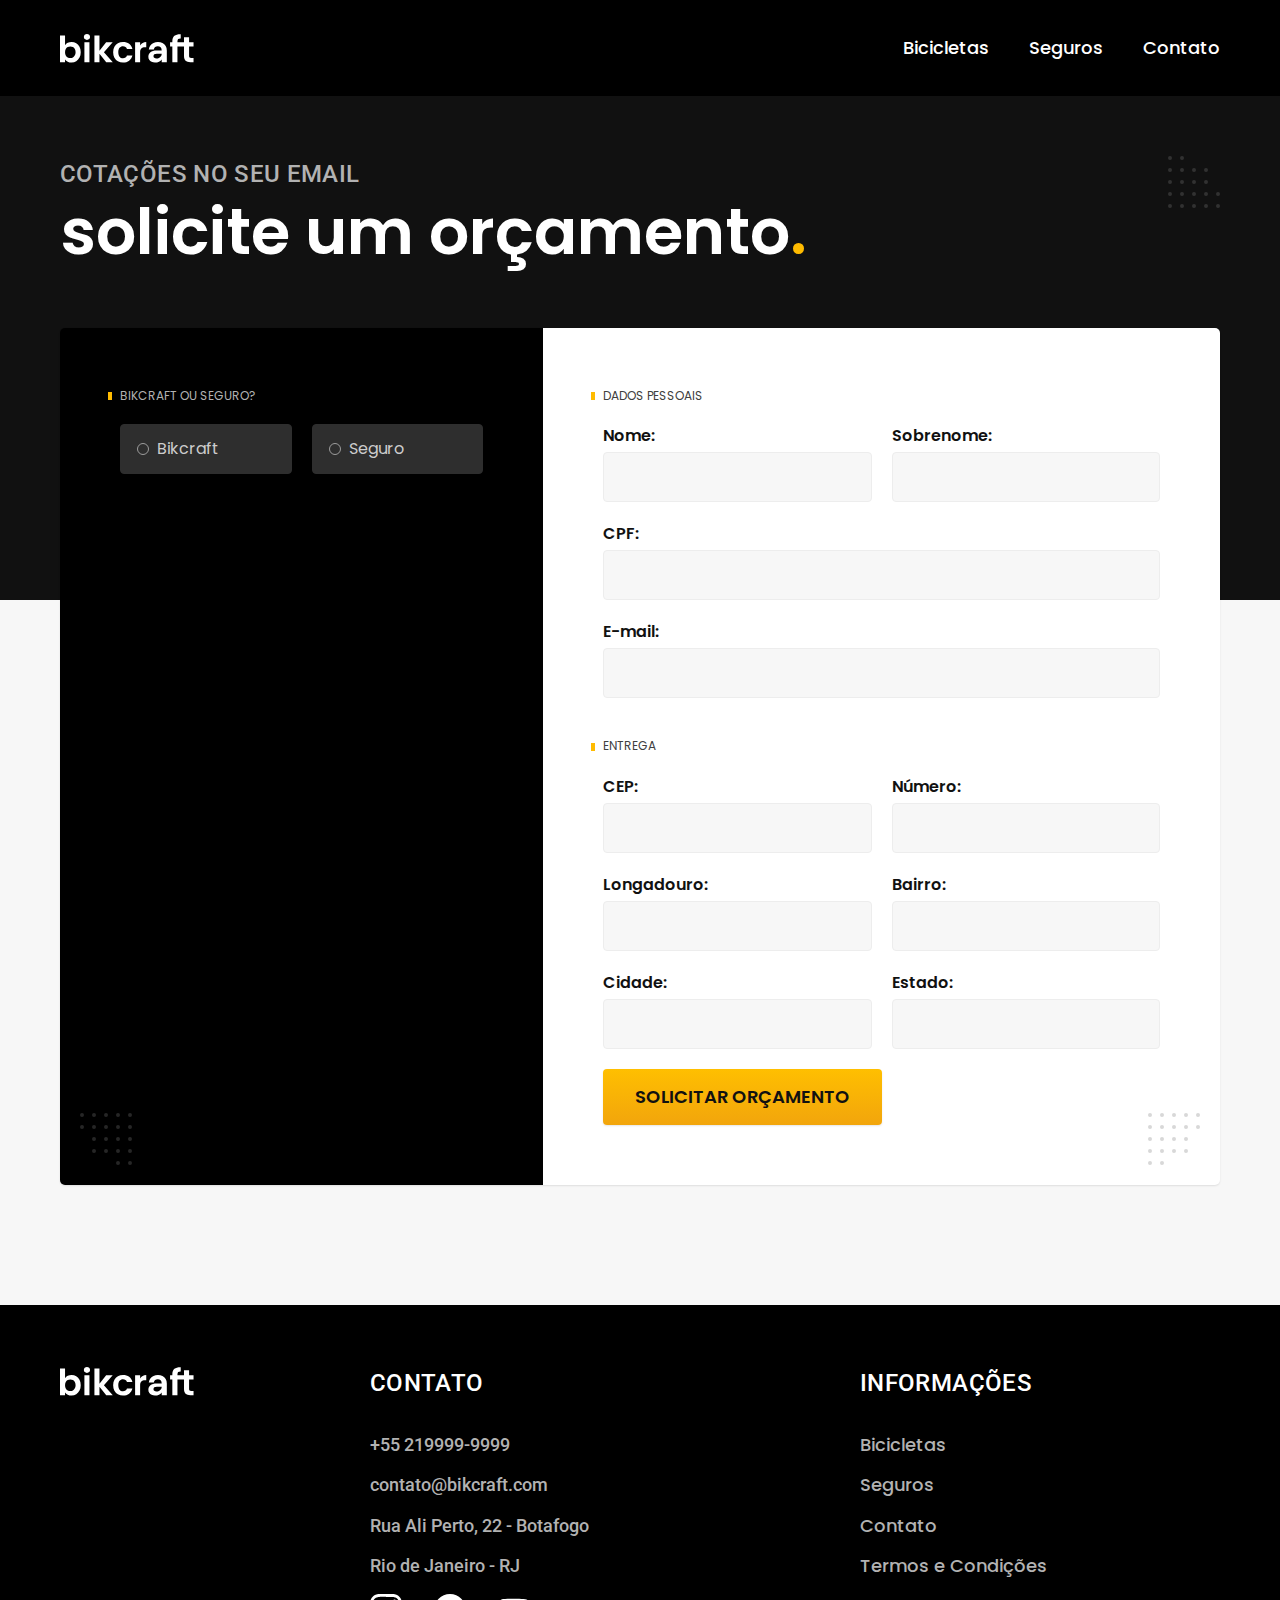
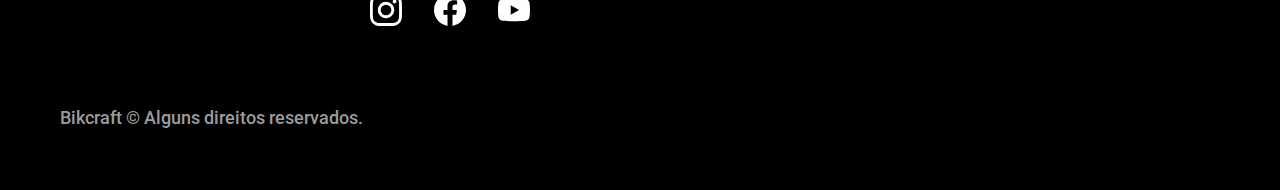
<file: orcamento.html>
<!DOCTYPE html>
<html lang="pt-br">
  <head>
    <meta charset="UTF-8" />
    <meta http-equiv="X-UA-Compatible" content="IE=edge" />
    <meta name="viewport" content="width=device-width, initial-scale=1.0" />
    <meta name="description" content="Orçamento" />
    <link rel="icon" href="./favicon.svg" type="image/svg+xml" />
    <link rel="preload" href="./css/style.min.css" as="style" />
    <link rel="stylesheet" href="./css/style.min.css" />
    <link rel="preconnect" href="https://fonts.googleapis.com" />
    <link rel="preconnect" href="https://fonts.gstatic.com" crossorigin />
    <link
      href="https://fonts.googleapis.com/css2?family=Merriweather:ital,wght@1,900&family=Poppins:wght@400;600&family=Roboto:wght@500&display=swap"
      rel="stylesheet"
    />
    <title>Orçamento | Bikcraft</title>
    <script>
      document.documentElement.classList.add("js");
    </script>
  </head>
  <body id="orcamento">
    <header class="header-bg">
      <div class="header container">
        <a href="./"
          ><img src="./img/bikcraft.svg" width="136" height="32" alt="Bikcraft"
        /></a>

        <nav aria-label="primária">
          <ul class="header-menu font-1-m color-0">
            <li><a href="./bicicletas.html">Bicicletas</a></li>
            <li><a href="./seguros.html">Seguros</a></li>
            <li><a href="./contato.html">Contato</a></li>
          </ul>
        </nav>
      </div>
    </header>
    <main>
      <div class="title-bg">
        <div class="title container">
          <p class="font-2-l-b color-5">Cotações no seu email</p>
          <h1 class="font-1-xxl color-0">
            solicite um orçamento<span class="color-p1">.</span>
          </h1>
        </div>
      </div>

      <form class="orcamento container" action="./">
        <div class="orcamento-produto">
          <h2 class="font-1-xs color-5">Bikcraft ou Seguro?</h2>

          <input type="radio" name="tipo" value="bikcraft" id="bikcraft" />
          <label for="bikcraft">Bikcraft</label>
          <input type="radio" name="tipo" value="seguro" id="seguro" />
          <label for="seguro">Seguro</label>

          <div class="orcamento-conteudo" id="orcamento-bikcraft">
            <h2 class="font-1-xs color-5">Escolha a sua</h2>

            <input type="radio" name="produto" value="nimbus" id="nimbus" />
            <label for="nimbus">Nimbus Stark <span>R$ 4999</span></label>
            <div class="orcamento-detalhes font-1-xs color-8">
              <ul class="font-1-xs color-8">
                <li>
                  <img
                    src="./img/icones/eletrica.svg"
                    width="32"
                    height="32"
                    alt=""
                  />Motor Elétrico
                </li>
                <li>
                  <img
                    src="./img/icones/carbono.svg"
                    width="32"
                    height="32"
                    alt=""
                  />Fibra de Carbono
                </li>
                <li>
                  <img
                    src="./img/icones/velocidade.svg"
                    width="32"
                    height="32"
                    alt=""
                  />50 km/h
                </li>
                <li>
                  <img
                    src="./img/icones/rastreador.svg"
                    width="32"
                    height="32"
                    alt=""
                  />Rastreador
                </li>
              </ul>
              <img
                src="./img/bicicletas/nimbus.jpg"
                width="1120"
                height="680"
                alt="Bicicleta preta"
              />
            </div>
            <input type="radio" name="produto" value="magic" id="magic" />
            <label for="magic">Magic Might <span>R$ 2499</span></label>
            <div class="orcamento-detalhes font-1-xs color-8">
              <ul class="font-1-xs color-8">
                <li>
                  <img
                    src="./img/icones/eletrica.svg"
                    width="32"
                    height="32"
                    alt=""
                  />Motor Elétrico
                </li>
                <li>
                  <img
                    src="./img/icones/carbono.svg"
                    width="32"
                    height="32"
                    alt=""
                  />Fibra de Carbono
                </li>
                <li>
                  <img
                    src="./img/icones/velocidade.svg"
                    width="32"
                    height="32"
                    alt=""
                  />45 km/h
                </li>
                <li>
                  <img
                    src="./img/icones/rastreador.svg"
                    width="32"
                    height="32"
                    alt=""
                  />Rastreador
                </li>
              </ul>
              <img
                src="./img/bicicletas/magic.jpg"
                width="1120"
                height="680"
                alt="Bicicleta preta"
              />
            </div>

            <input type="radio" name="produto" value="nebula" id="nebula" />
            <label for="nebula">Nebula Cosmic <span>R$ 3999</span></label>
            <div class="orcamento-detalhes font-1-xs color-8">
              <ul class="font-1-xs color-8">
                <li>
                  <img
                    src="./img/icones/eletrica.svg"
                    width="32"
                    height="32"
                    alt=""
                  />Motor Elétrico
                </li>
                <li>
                  <img
                    src="./img/icones/carbono.svg"
                    width="32"
                    height="32"
                    alt=""
                  />Fibra de Carbono
                </li>
                <li>
                  <img
                    src="./img/icones/velocidade.svg"
                    width="32"
                    height="32"
                    alt=""
                  />40 km/h
                </li>
                <li>
                  <img
                    src="./img/icones/rastreador.svg"
                    width="32"
                    height="32"
                    alt=""
                  />Rastreador
                </li>
              </ul>
              <img
                src="./img/bicicletas/nebula.jpg"
                width="1120"
                height="680"
                alt="Bicicleta branca"
              />
            </div>
          </div>

          <div class="orcamento-conteudo" id="orcamento-seguro">
            <h2 class="font-1-xs color-5">Escolha o plano</h2>
            <input type="radio" name="produto" value="prata" id="prata" />
            <label for="prata">Prata <span>R$ 199</span></label>
            <input type="radio" name="produto" value="ouro" id="ouro" />
            <label for="ouro">Ouro <span>R$ 299</span></label>
          </div>
        </div>
        <div class="orcamento-dados form">
          <h2 class="font-1-xs color-9 col-2">dados pessoais</h2>
          <div>
            <label for="nome">Nome:</label>
            <input type="text" id="nome" name="nome" />
          </div>
          <div>
            <label for="nome">Sobrenome:</label>
            <input type="text" id="sobrenome" name="sobrenome" />
          </div>
          <div class="col-2">
            <label for="cpf">CPF:</label>
            <input type="text" id="cpf" name="cpf" />
          </div>

          <div class="col-2">
            <label for="email">E-mail:</label>
            <input type="email" id="email" name="email" required />
          </div>

          <h2 class="font-1-xs color-9 col-2">entrega</h2>
          <div>
            <label for="cep">CEP:</label>
            <input type="text" id="cep" name="cep" />
          </div>
          <div>
            <label for="numero">Número:</label>
            <input type="text" id="numero" name="numero" />
          </div>
          <div>
            <label for="longadouro">Longadouro:</label>
            <input type="text" id="longadouro" name="longadouro" />
          </div>

          <div>
            <label for="bairro">Bairro:</label>
            <input type="text" id="bairro" name="bairro" />
          </div>

          <div>
            <label for="cidade">Cidade:</label>
            <input type="text" id="cidade" name="cidade" />
          </div>

          <div>
            <label for="estado">Estado:</label>
            <input type="text" id="estado" name="estado" />
          </div>
          <button class="button col-2">Solicitar orçamento</button>
        </div>
      </form>
    </main>
    <footer class="footer-bg">
      <div class="footer container">
        <img src="./img/bikcraft.svg" width="136" height="32" alt="Bikcraft" />
        <div class="footer-contact">
          <h3 class="font-2-l-b color-0">Contato</h3>
          <ul class="font-2-m color-5">
            <li><a href="tel:+55 219999-9999">+55 219999-9999</a></li>
            <li>
              <a href="mailto:contato@bikcraft.com">contato@bikcraft.com</a>
            </li>
            <li>Rua Ali Perto, 22 - Botafogo</li>
            <li>Rio de Janeiro - RJ</li>
          </ul>
          <div class="footer-social">
            <a href="./"
              ><img
                src="./img/redes/instagram.svg"
                width="32"
                height="32"
                alt="Instagram"
            /></a>
            <a href="./"
              ><img
                src="./img/redes/facebook.svg"
                width="32"
                height="32"
                alt="Facebook"
            /></a>

            <a href="./">
              <img
                src="./img/redes/youtube.svg"
                width="32"
                height="32"
                alt="Youtube"
              />
            </a>
          </div>
        </div>
        <div class="footer-info">
          <h3 class="font-2-l-b color-0">INFORMAÇÕES</h3>
          <nav>
            <ul class="font-1-m color-5">
              <li><a href="./bicicletas.html">Bicicletas</a></li>
              <li><a href="./seguros.html">Seguros</a></li>
              <li><a href="./contato.html">Contato</a></li>
              <li><a href="./termos.html">Termos e Condições</a></li>
            </ul>
          </nav>
        </div>
        <p class="footer-copy font-2-m color-6">
          Bikcraft © Alguns direitos reservados.
        </p>
      </div>
    </footer>
    <script src="./js/formulario.js"></script>

    <script src="./js/script.js"></script>
  </body>
</html>
</file>
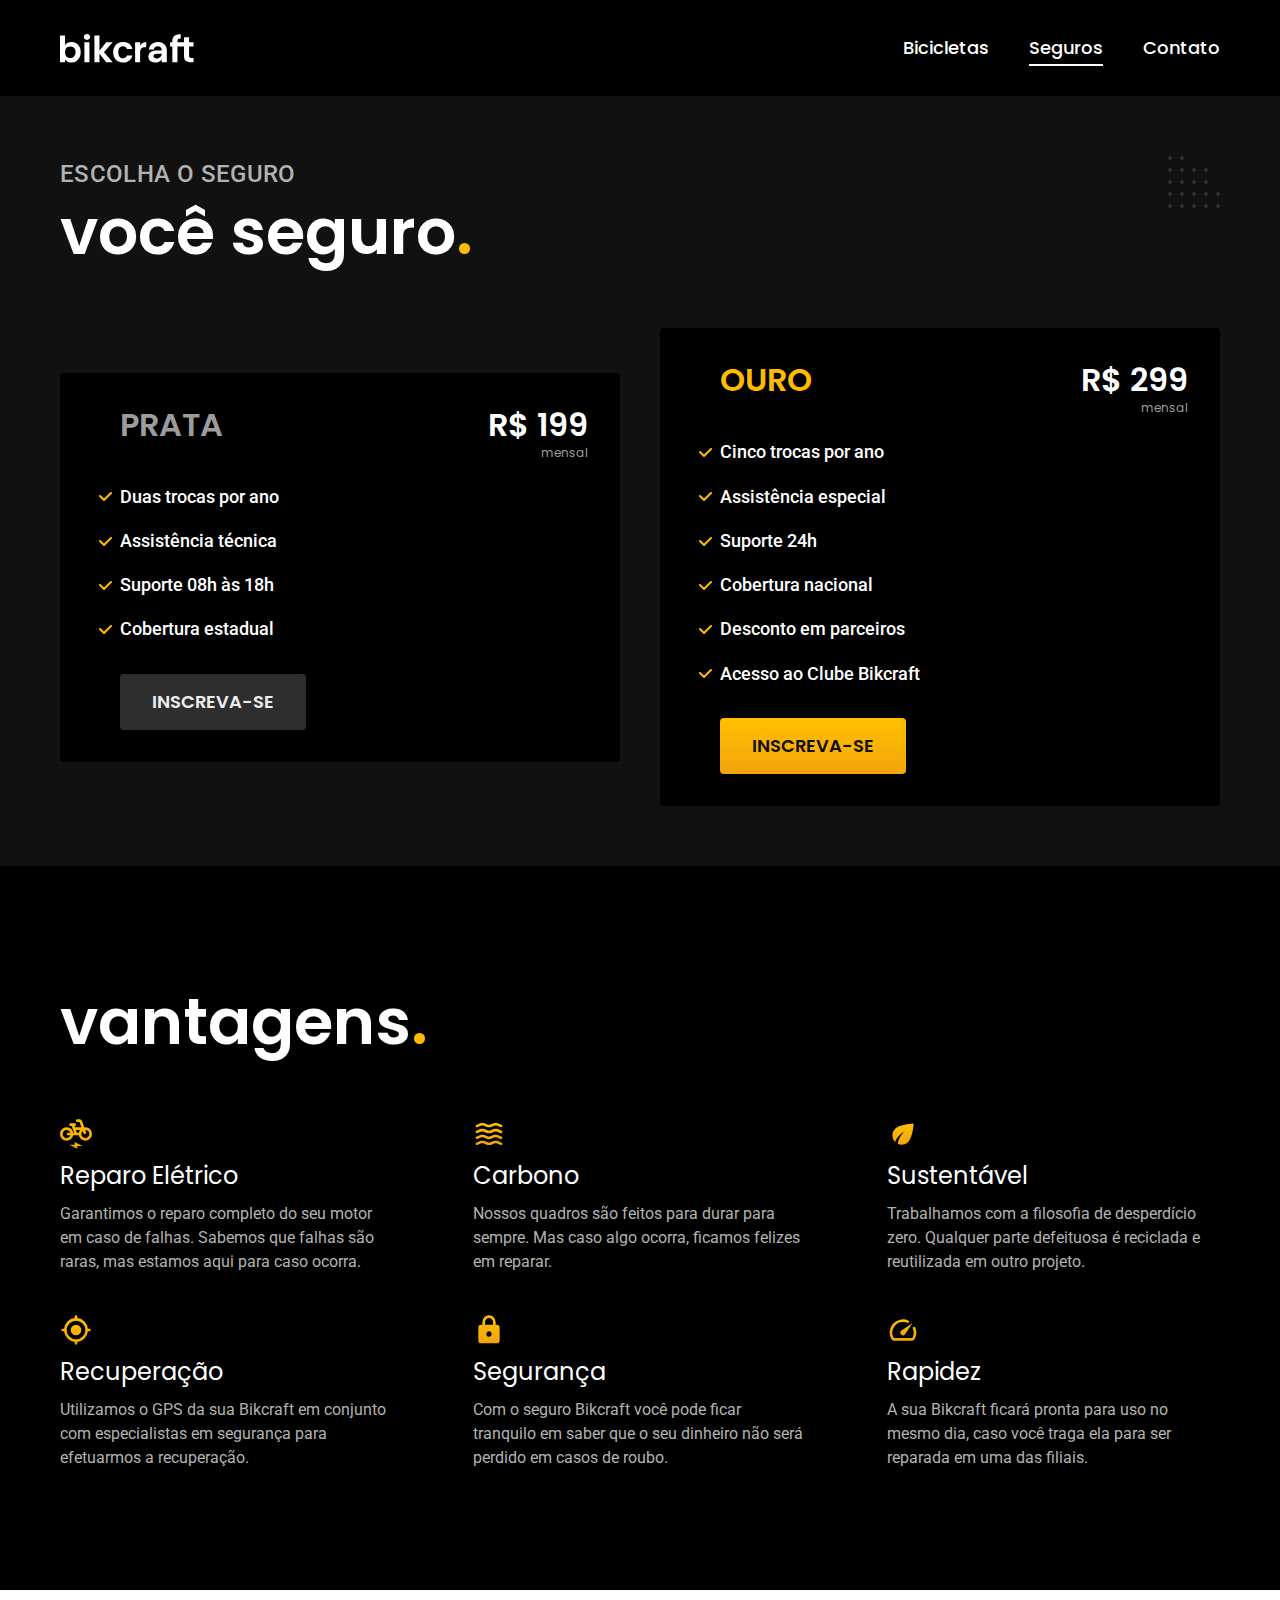
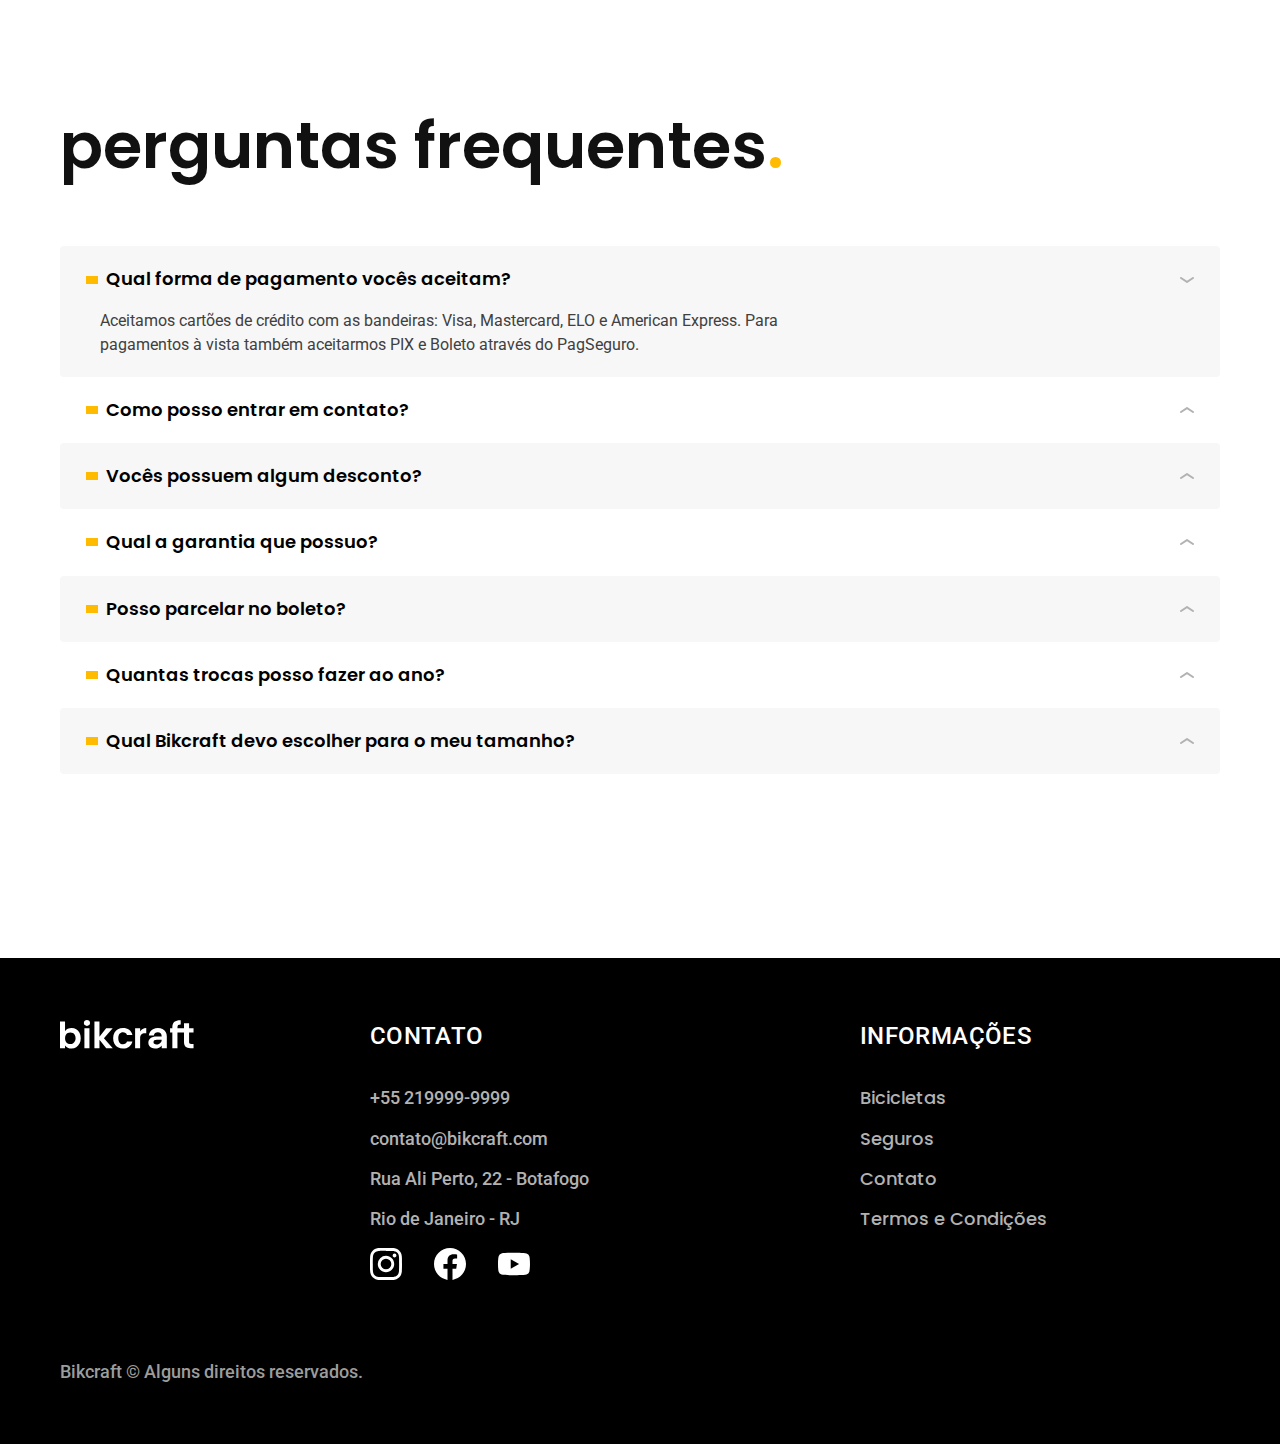
<file: seguros.html>
<!DOCTYPE html>
<html lang="pt-br">
  <head>
    <meta charset="UTF-8" />
    <meta http-equiv="X-UA-Compatible" content="IE=edge" />
    <meta name="viewport" content="width=device-width, initial-scale=1.0" />
    <meta name="description" content="Seguros" />
    <link rel="icon" href="./favicon.svg" type="image/svg+xml" />
    <link rel="preload" href="./css/style.min.css" as="style" />
    <link rel="stylesheet" href="./css/style.min.css" />
    <link rel="preconnect" href="https://fonts.googleapis.com" />
    <link rel="preconnect" href="https://fonts.gstatic.com" crossorigin />
    <link
      href="https://fonts.googleapis.com/css2?family=Merriweather:ital,wght@1,900&family=Poppins:wght@400;600&family=Roboto:wght@500&display=swap"
      rel="stylesheet"
    />
    <title>Seguros | Bikcraft</title>
    <script>
      document.documentElement.classList.add("js");
    </script>
  </head>
  <body id="seguros">
    <header class="header-bg">
      <div class="header container">
        <a href="./"
          ><img src="./img/bikcraft.svg" width="136" height="32" alt="Bikcraft"
        /></a>

        <nav aria-label="primária">
          <ul class="header-menu font-1-m color-0">
            <li><a href="./bicicletas.html">Bicicletas</a></li>
            <li><a href="./seguros.html">Seguros</a></li>
            <li><a href="./contato.html">Contato</a></li>
          </ul>
        </nav>
      </div>
    </header>
    <main class="seguros-bg">
      <div class="title-bg">
        <div class="title container">
          <p class="font-2-l-b color-5">Escolha o seguro</p>
          <h1 class="font-1-xxl color-0">
            você seguro<span class="color-p1">.</span>
          </h1>
        </div>
      </div>

      <div class="seguros container">
        <div class="seguros-item fadeInLeft" data-anime="200">
          <h3 class="font-1-xl color-6">PRATA</h3>
          <span class="font-1-xl color-0"
            >R$ 199 <span class="font-1-xs color-6">mensal</span></span
          >
          <ul class="font-2-m color-0">
            <li>Duas trocas por ano</li>
            <li>Assistência técnica</li>
            <li>Suporte 08h às 18h</li>
            <li>Cobertura estadual</li>
          </ul>
          <a
            class="button second"
            href="./orcamento.html?tipo=seguro&produto=prata"
            >Inscreva-se</a
          >
        </div>
        <div class="seguros-item fadeInRight" data-anime="400">
          <h3 class="font-1-xl color-p1">OURO</h3>
          <span class="font-1-xl color-0"
            >R$ 299 <span class="font-1-xs color-6">mensal</span></span
          >
          <ul class="font-2-m color-0">
            <li>Cinco trocas por ano</li>
            <li>Assistência especial</li>
            <li>Suporte 24h</li>
            <li>Cobertura nacional</li>
            <li>Desconto em parceiros</li>
            <li>Acesso ao Clube Bikcraft</li>
          </ul>
          <a class="button" href="./orcamento.html?tipo=seguro&produto=ouro"
            >Inscreva-se</a
          >
        </div>
      </div>
    </main>

    <article class="vantagens-bg">
      <div class="vantagens container">
        <h2 class="font-1-xxl color-0">
          vantagens<span class="color-p1">.</span>
        </h2>
        <ul>
          <li>
            <img
              src="./img/icones/eletrica.svg"
              width="32"
              height="32"
              alt=""
            />
            <h3 class="font-1-l color-0">Reparo Elétrico</h3>
            <p class="font-2-s color-5">
              Garantimos o reparo completo do seu motor em caso de falhas.
              Sabemos que falhas são raras, mas estamos aqui para caso ocorra.
            </p>
          </li>
          <li>
            <img src="./img/icones/carbono.svg" width="32" height="32" alt="" />
            <h3 class="font-1-l color-0">Carbono</h3>
            <p class="font-2-s color-5">
              Nossos quadros são feitos para durar para sempre. Mas caso algo
              ocorra, ficamos felizes em reparar.
            </p>
          </li>
          <li>
            <img
              src="./img/icones/sustentavel.svg"
              width="32"
              height="32"
              alt=""
            />
            <h3 class="font-1-l color-0">Sustentável</h3>
            <p class="font-2-s color-5">
              Trabalhamos com a filosofia de desperdício zero. Qualquer parte
              defeituosa é reciclada e reutilizada em outro projeto.
            </p>
          </li>
          <li>
            <img
              src="./img/icones/rastreador.svg"
              width="32"
              height="32"
              alt=""
            />
            <h3 class="font-1-l color-0">Recuperação</h3>
            <p class="font-2-s color-5">
              Utilizamos o GPS da sua Bikcraft em conjunto com especialistas em
              segurança para efetuarmos a recuperação.
            </p>
          </li>
          <li>
            <img src="./img/icones/seguro.svg" width="32" height="32" alt="" />
            <h3 class="font-1-l color-0">Segurança</h3>
            <p class="font-2-s color-5">
              Com o seguro Bikcraft você pode ficar tranquilo em saber que o seu
              dinheiro não será perdido em casos de roubo.
            </p>
          </li>
          <li>
            <img
              src="./img/icones/velocidade.svg"
              width="32"
              height="32"
              alt=""
            />
            <h3 class="font-1-l color-0">Rapidez</h3>
            <p class="font-2-s color-5">
              A sua Bikcraft ficará pronta para uso no mesmo dia, caso você
              traga ela para ser reparada em uma das filiais.
            </p>
          </li>
        </ul>
      </div>
    </article>

    <article class="perguntas container">
      <h2 class="font-1-xxl">
        perguntas frequentes<span class="color-p1">.</span>

        <dl>
          <div>
            <dt>
              <button
                class="font-1-m-b"
                aria-controls="pergunta1"
                aria-expanded="true"
              >
                Qual forma de pagamento vocês aceitam?
              </button>
            </dt>
            <dd id="pergunta1" class="font-2-s color-9 ativa">
              Aceitamos cartões de crédito com as bandeiras: Visa, Mastercard,
              ELO e American Express. Para pagamentos à vista também aceitarmos
              PIX e Boleto através do PagSeguro.
            </dd>
          </div>
          <div>
            <dt>
              <button
                class="font-1-m-b"
                aria-controls="pergunta2"
                aria-expanded="false"
              >
                Como posso entrar em contato?
              </button>
            </dt>
            <dd id="pergunta2" class="font-2-s color-9">
              Aceitamos cartões de crédito com as bandeiras: Visa, Mastercard,
              ELO e American Express. Para pagamentos à vista também aceitarmos
              PIX e Boleto através do PagSeguro.
            </dd>
          </div>
          <div>
            <dt>
              <button
                class="font-1-m-b"
                aria-controls="pergunta3"
                aria-expanded="false"
              >
                Vocês possuem algum desconto?
              </button>
            </dt>
            <dd id="pergunta3" class="font-2-s color-9">
              Aceitamos cartões de crédito com as bandeiras: Visa, Mastercard,
              ELO e American Express. Para pagamentos à vista também aceitarmos
              PIX e Boleto através do PagSeguro.
            </dd>
          </div>
          <div>
            <dt>
              <button
                class="font-1-m-b"
                aria-controls="pergunta4"
                aria-expanded="false"
              >
                Qual a garantia que possuo?
              </button>
            </dt>
            <dd id="pergunta4" class="font-2-s color-9">
              Aceitamos cartões de crédito com as bandeiras: Visa, Mastercard,
              ELO e American Express. Para pagamentos à vista também aceitarmos
              PIX e Boleto através do PagSeguro.
            </dd>
          </div>
          <div>
            <dt>
              <button
                class="font-1-m-b"
                aria-controls="pergunta5"
                aria-expanded="false"
              >
                Posso parcelar no boleto?
              </button>
            </dt>
            <dd id="pergunta5" class="font-2-s color-9">
              Aceitamos cartões de crédito com as bandeiras: Visa, Mastercard,
              ELO e American Express. Para pagamentos à vista também aceitarmos
              PIX e Boleto através do PagSeguro.
            </dd>
          </div>
          <div>
            <dt>
              <button
                class="font-1-m-b"
                aria-controls="pergunta6"
                aria-expanded="false"
              >
                Quantas trocas posso fazer ao ano?
              </button>
            </dt>
            <dd id="pergunta6" class="font-2-s color-9">
              Aceitamos cartões de crédito com as bandeiras: Visa, Mastercard,
              ELO e American Express. Para pagamentos à vista também aceitarmos
              PIX e Boleto através do PagSeguro.
            </dd>
          </div>
          <div>
            <dt>
              <button
                class="font-1-m-b"
                aria-controls="pergunta7"
                aria-expanded="false"
              >
                Qual Bikcraft devo escolher para o meu tamanho?
              </button>
            </dt>
            <dd id="pergunta7" class="font-2-s color-9">
              Aceitamos cartões de crédito com as bandeiras: Visa, Mastercard,
              ELO e American Express. Para pagamentos à vista também aceitarmos
              PIX e Boleto através do PagSeguro.
            </dd>
          </div>
        </dl>
      </h2>
    </article>

    <footer class="footer-bg">
      <div class="footer container">
        <img src="./img/bikcraft.svg" width="136" height="32" alt="Bikcraft" />
        <div class="footer-contact">
          <h3 class="font-2-l-b color-0">Contato</h3>
          <ul class="font-2-m color-5">
            <li><a href="tel:+55 219999-9999">+55 219999-9999</a></li>
            <li>
              <a href="mailto:contato@bikcraft.com">contato@bikcraft.com</a>
            </li>
            <li>Rua Ali Perto, 22 - Botafogo</li>
            <li>Rio de Janeiro - RJ</li>
          </ul>
          <div class="footer-social">
            <a href="./"
              ><img
                src="./img/redes/instagram.svg"
                width="32"
                height="32"
                alt="Instagram"
            /></a>
            <a href="./"
              ><img
                src="./img/redes/facebook.svg"
                width="32"
                height="32"
                alt="Facebook"
            /></a>

            <a href="./">
              <img
                src="./img/redes/youtube.svg"
                width="32"
                height="32"
                alt="Youtube"
              />
            </a>
          </div>
        </div>
        <div class="footer-info">
          <h3 class="font-2-l-b color-0">INFORMAÇÕES</h3>
          <nav>
            <ul class="font-1-m color-5">
              <li><a href="./bicicletas.html">Bicicletas</a></li>
              <li><a href="./seguros.html">Seguros</a></li>
              <li><a href="./contato.html">Contato</a></li>
              <li><a href="./termos.html">Termos e Condições</a></li>
            </ul>
          </nav>
        </div>
        <p class="footer-copy font-2-m color-6">
          Bikcraft © Alguns direitos reservados.
        </p>
      </div>
    </footer>
    <script src="./js/plugins/simple-anime.js"></script>
    <script src="./js/script.js"></script>
  </body>
</html>
</file>
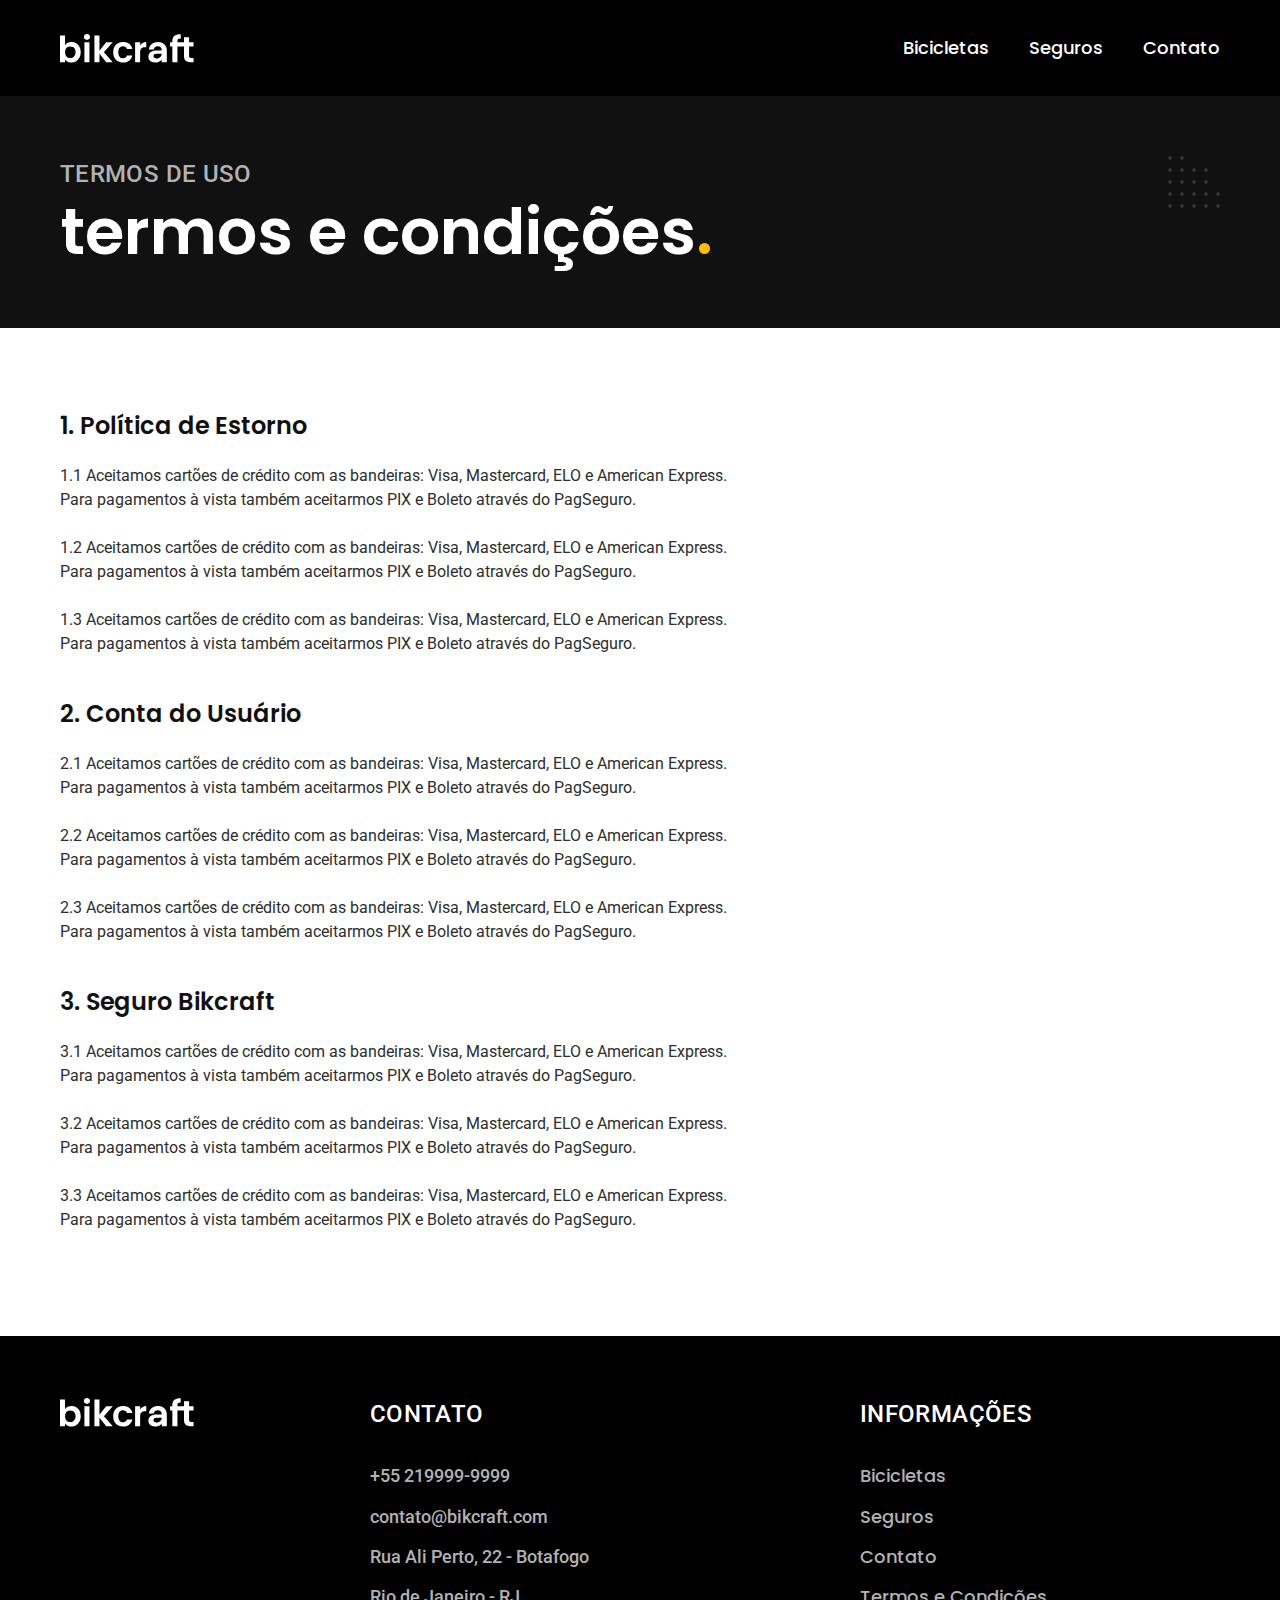
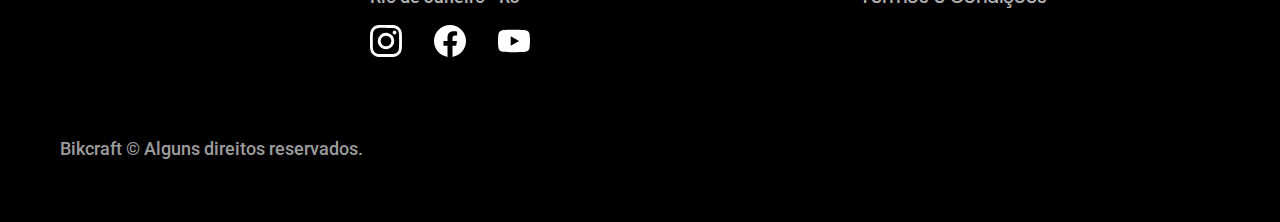
<file: termos.html>
<!DOCTYPE html>
<html lang="pt-br">
  <head>
    <meta charset="UTF-8" />
    <meta http-equiv="X-UA-Compatible" content="IE=edge" />
    <meta name="viewport" content="width=device-width, initial-scale=1.0" />
    <meta name="description" content="Termos e Condições" />
    <link rel="icon" href="./favicon.svg" type="image/svg+xml" />
    <link rel="preload" href="./css/style.min.css" as="style" />
    <link rel="stylesheet" href="./css/style.min.css" />
    <link rel="preconnect" href="https://fonts.googleapis.com" />
    <link rel="preconnect" href="https://fonts.gstatic.com" crossorigin />
    <link
      href="https://fonts.googleapis.com/css2?family=Merriweather:ital,wght@1,900&family=Poppins:wght@400;600&family=Roboto:wght@500&display=swap"
      rel="stylesheet"
    />
    <title>Termos e Condições | Bikcraft</title>
    <script>
      document.documentElement.classList.add("js");
    </script>
  </head>
  <body id="termos">
    <header class="header-bg">
      <div class="header container">
        <a href="./"
          ><img src="./img/bikcraft.svg" width="136" height="32" alt="Bikcraft"
        /></a>

        <nav aria-label="primária">
          <ul class="header-menu font-1-m color-0">
            <li><a href="./bicicletas.html">Bicicletas</a></li>
            <li><a href="./seguros.html">Seguros</a></li>
            <li><a href="./contato.html">Contato</a></li>
          </ul>
        </nav>
      </div>
    </header>
    <main>
      <div class="title-bg">
        <div class="title container">
          <p class="font-2-l-b color-5">Termos de uso</p>
          <h1 class="font-1-xxl color-0">
            termos e condições<span class="color-p1">.</span>
          </h1>
        </div>
      </div>
      <div class="termos font-2-s color-10 container">
        <h2 class="font-1-l color-11">1. Política de Estorno</h2>
        <p>
          1.1 Aceitamos cartões de crédito com as bandeiras: Visa, Mastercard,
          ELO e American Express. Para pagamentos à vista também aceitarmos PIX
          e Boleto através do PagSeguro.
        </p>
        <p>
          1.2 Aceitamos cartões de crédito com as bandeiras: Visa, Mastercard,
          ELO e American Express. Para pagamentos à vista também aceitarmos PIX
          e Boleto através do PagSeguro.
        </p>
        <p>
          1.3 Aceitamos cartões de crédito com as bandeiras: Visa, Mastercard,
          ELO e American Express. Para pagamentos à vista também aceitarmos PIX
          e Boleto através do PagSeguro.
        </p>
        <h2 class="font-1-l color-11">2. Conta do Usuário</h2>
        <p>
          2.1 Aceitamos cartões de crédito com as bandeiras: Visa, Mastercard,
          ELO e American Express. Para pagamentos à vista também aceitarmos PIX
          e Boleto através do PagSeguro.
        </p>
        <p>
          2.2 Aceitamos cartões de crédito com as bandeiras: Visa, Mastercard,
          ELO e American Express. Para pagamentos à vista também aceitarmos PIX
          e Boleto através do PagSeguro.
        </p>
        <p>
          2.3 Aceitamos cartões de crédito com as bandeiras: Visa, Mastercard,
          ELO e American Express. Para pagamentos à vista também aceitarmos PIX
          e Boleto através do PagSeguro.
        </p>
        <h2 class="font-1-l color-11">3. Seguro Bikcraft</h2>
        <p>
          3.1 Aceitamos cartões de crédito com as bandeiras: Visa, Mastercard,
          ELO e American Express. Para pagamentos à vista também aceitarmos PIX
          e Boleto através do PagSeguro.
        </p>
        <p>
          3.2 Aceitamos cartões de crédito com as bandeiras: Visa, Mastercard,
          ELO e American Express. Para pagamentos à vista também aceitarmos PIX
          e Boleto através do PagSeguro.
        </p>
        <p>
          3.3 Aceitamos cartões de crédito com as bandeiras: Visa, Mastercard,
          ELO e American Express. Para pagamentos à vista também aceitarmos PIX
          e Boleto através do PagSeguro.
        </p>
      </div>
    </main>
    <footer class="footer-bg">
      <div class="footer container">
        <img src="./img/bikcraft.svg" width="136" height="32" alt="Bikcraft" />
        <div class="footer-contact">
          <h3 class="font-2-l-b color-0">Contato</h3>
          <ul class="font-2-m color-5">
            <li><a href="tel:+55 219999-9999">+55 219999-9999</a></li>
            <li>
              <a href="mailto:contato@bikcraft.com">contato@bikcraft.com</a>
            </li>
            <li>Rua Ali Perto, 22 - Botafogo</li>
            <li>Rio de Janeiro - RJ</li>
          </ul>
          <div class="footer-social">
            <a href="./"
              ><img
                src="./img/redes/instagram.svg"
                width="32"
                height="32"
                alt="Instagram"
            /></a>
            <a href="./"
              ><img
                src="./img/redes/facebook.svg"
                width="32"
                height="32"
                alt="Facebook"
            /></a>

            <a href="./">
              <img
                src="./img/redes/youtube.svg"
                width="32"
                height="32"
                alt="Youtube"
              />
            </a>
          </div>
        </div>
        <div class="footer-info">
          <h3 class="font-2-l-b color-0">INFORMAÇÕES</h3>
          <nav>
            <ul class="font-1-m color-5">
              <li><a href="./bicicletas.html">Bicicletas</a></li>
              <li><a href="./seguros.html">Seguros</a></li>
              <li><a href="./contato.html">Contato</a></li>
              <li><a href="./termos.html">Termos e Condições</a></li>
            </ul>
          </nav>
        </div>
        <p class="footer-copy font-2-m color-6">
          Bikcraft © Alguns direitos reservados.
        </p>
      </div>
    </footer>
    <script src="./js/script.js"></script>
  </body>
</html>
</file>
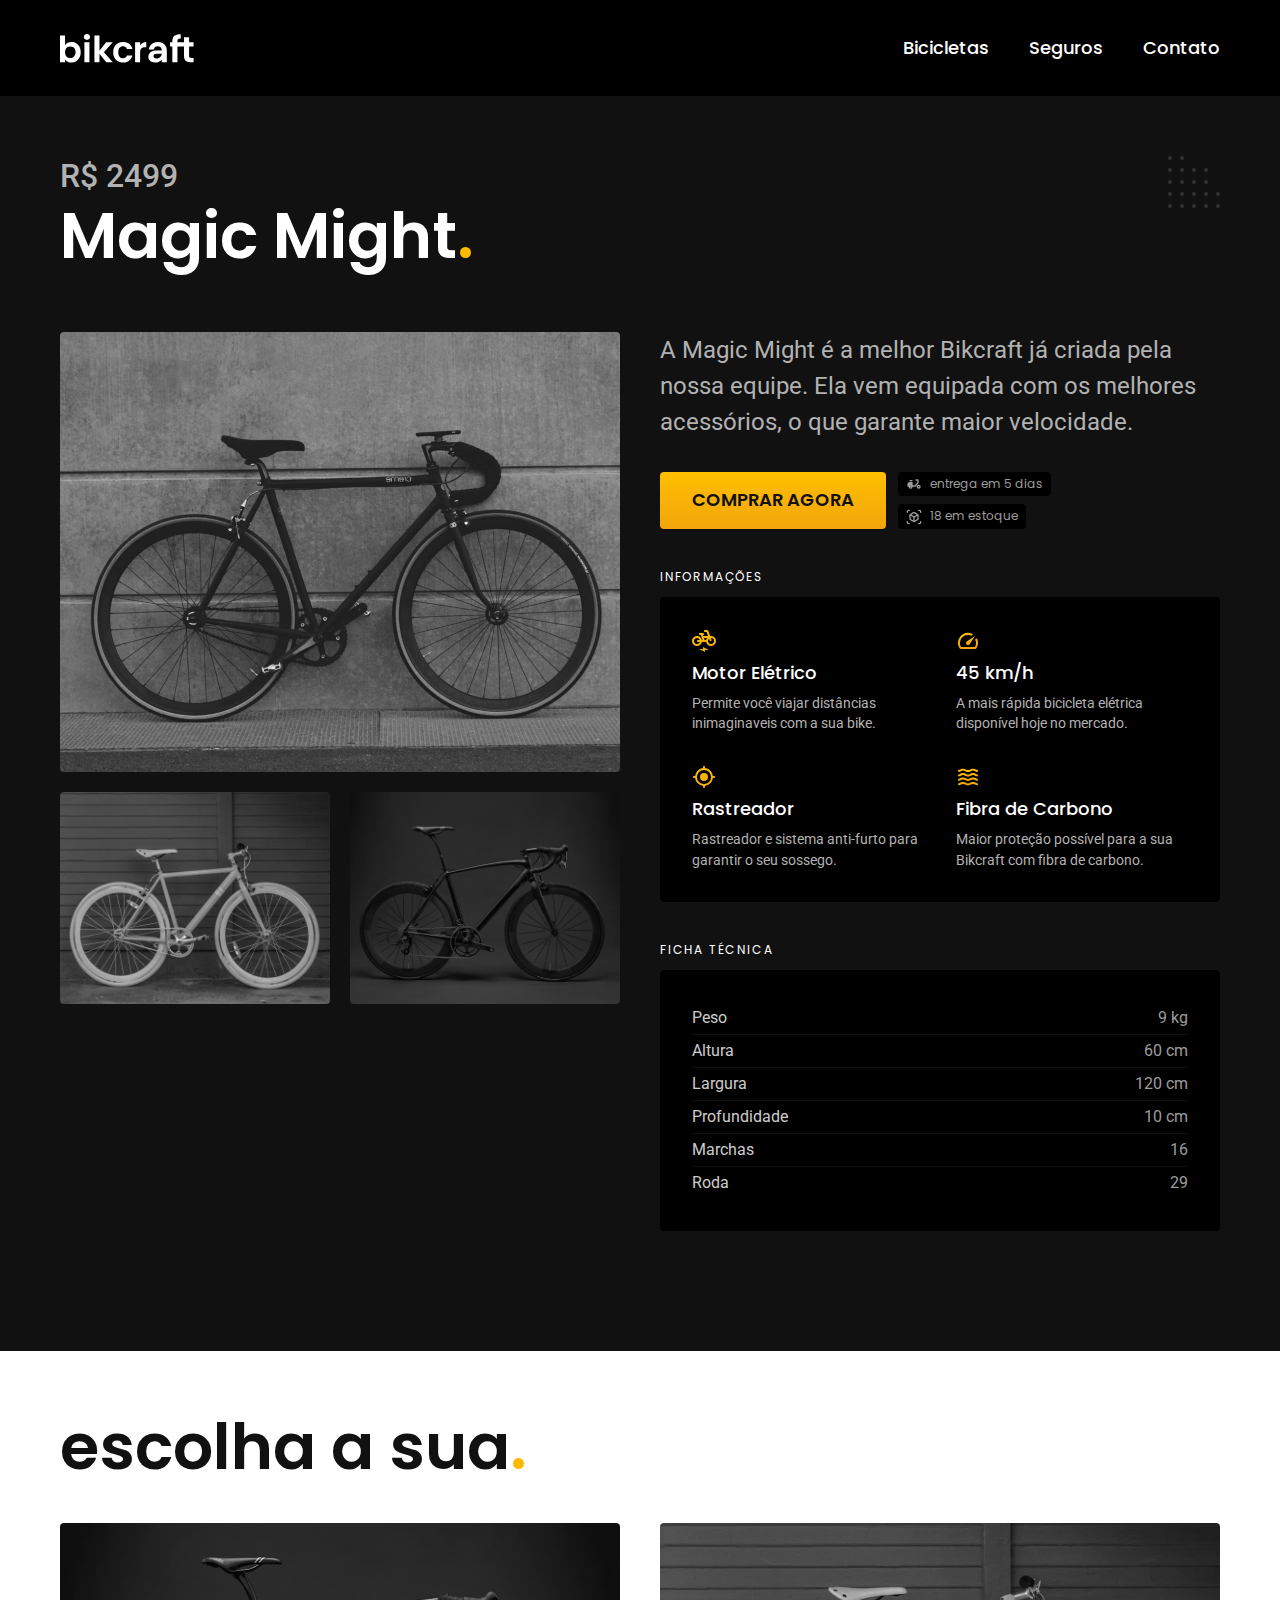
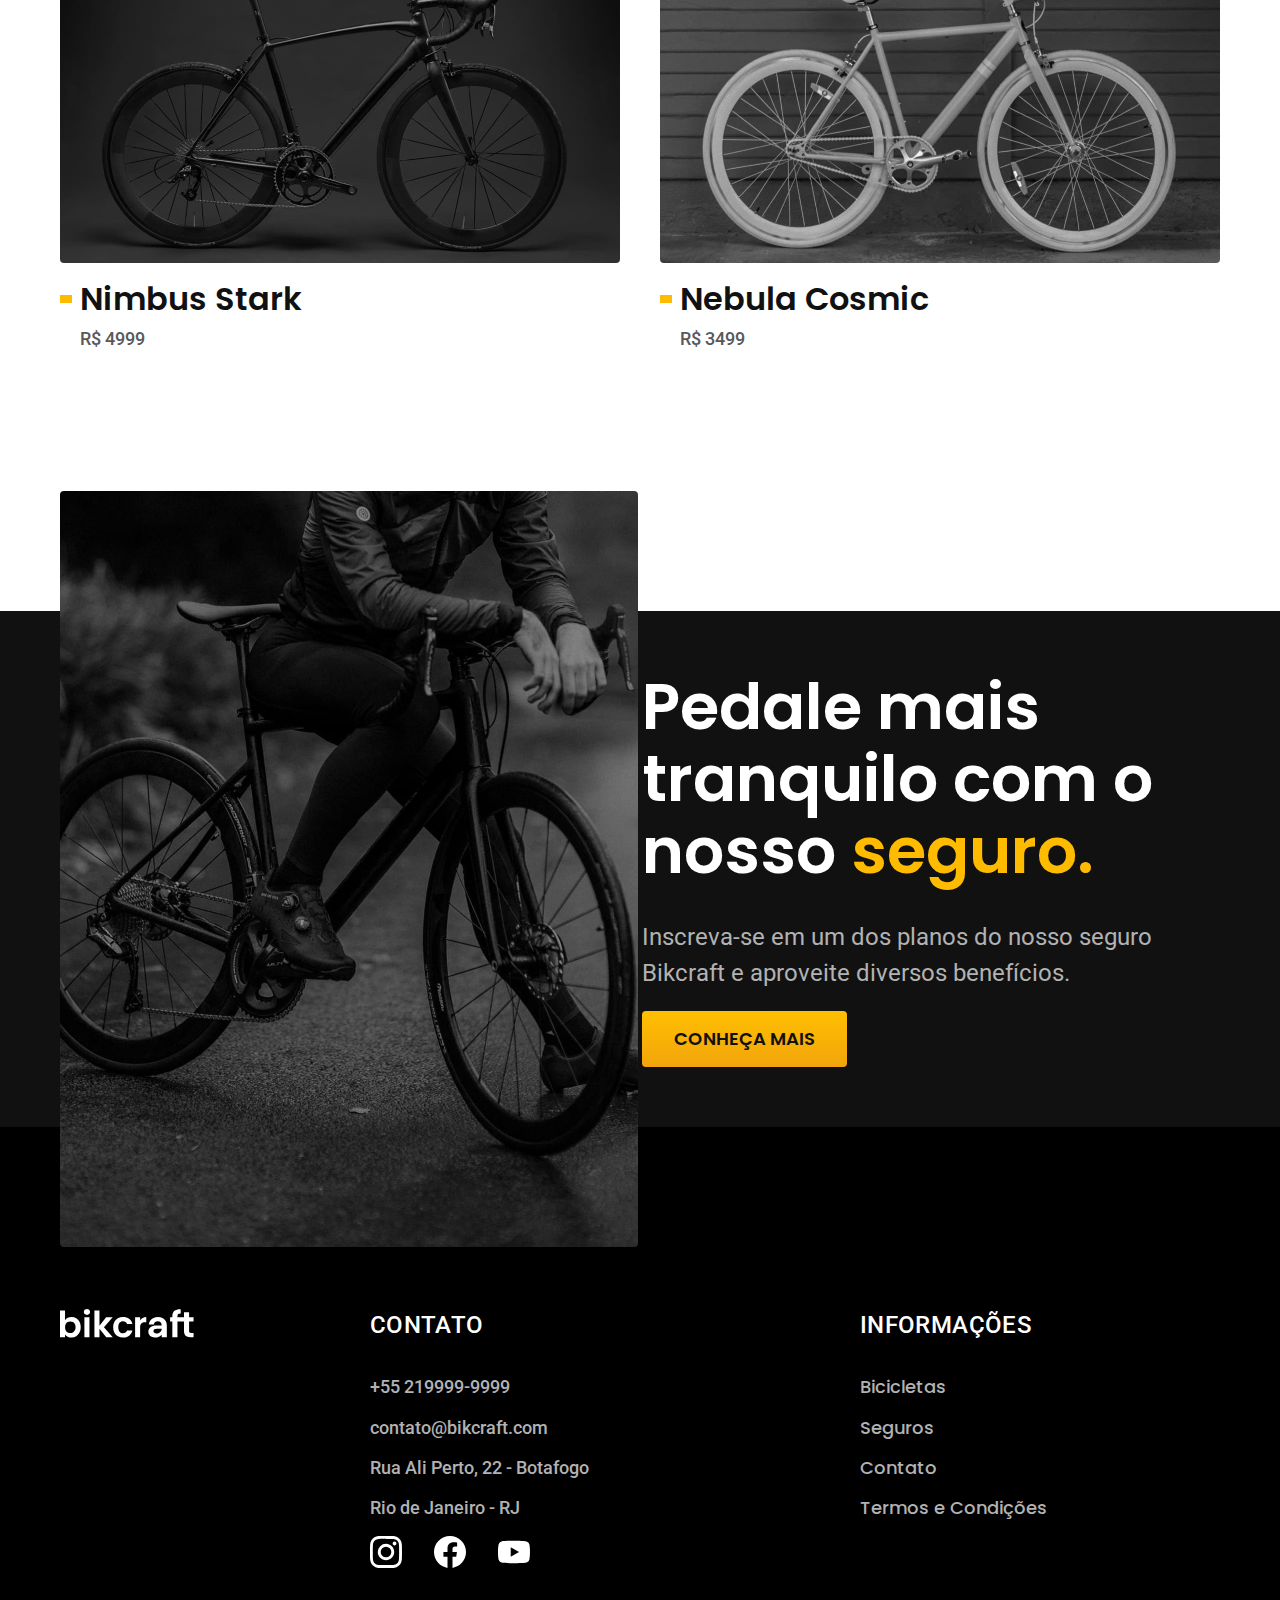
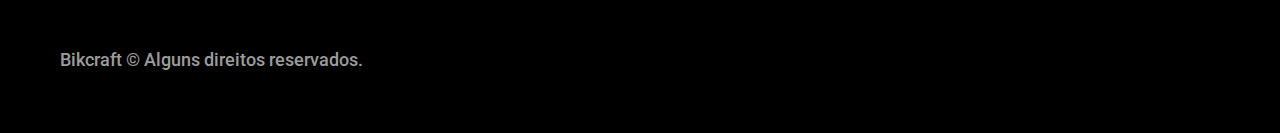
<file: bicicletas/magic.html>
<!DOCTYPE html>
<html lang="pt-br">
  <head>
    <meta charset="UTF-8" />
    <meta http-equiv="X-UA-Compatible" content="IE=edge" />
    <meta name="viewport" content="width=device-width, initial-scale=1.0" />
    <meta name="description" content="Termos e Condições" />
    <link rel="icon" href="../favicon.svg" type="image/svg+xml" />

    <link rel="preload" href="../css/style.min.css" as="style" />
    <link rel="stylesheet" href="../css/style.min.css" />
    <link rel="preconnect" href="https://fonts.googleapis.com" />
    <link rel="preconnect" href="https://fonts.gstatic.com" crossorigin />
    <link
      href="https://fonts.googleapis.com/css2?family=Merriweather:ital,wght@1,900&family=Poppins:wght@400;600&family=Roboto:wght@500&display=swap"
      rel="stylesheet"
    />
    <title>Magic Might | Bikcraft</title>
    <script>
      document.documentElement.classList.add("js");
    </script>
  </head>
  <body id="bicicleta">
    <header class="header-bg">
      <div class="header container">
        <a href="../"><img src="../img/bikcraft.svg" alt="Bikcraft" /></a>

        <nav aria-label="primária">
          <ul class="header-menu font-1-m color-0">
            <li><a href="../bicicletas.html">Bicicletas</a></li>
            <li><a href="../seguros.html">Seguros</a></li>
            <li><a href="../contato.html">Contato</a></li>
          </ul>
        </nav>
      </div>
    </header>
    <main class="title-bg">
      <div>
        <div class="title container">
          <p class="font-2-xl color-5">R$ 2499</p>
          <h1 class="font-1-xxl color-0">
            Magic Might<span class="color-p1">.</span>
          </h1>
        </div>
      </div>
      <div class="bicicleta container">
        <div class="bicicleta-imagem">
          <img src="../img/bicicleta/nimbus2.jpg" alt="bicicleta preta" />
          <img src="../img/bicicleta/nimbus3.jpg" alt="bicicleta branca" />
          <img src="../img/bicicleta/nimbus1.jpg" alt="bicicleta preta" />
        </div>
        <div class="bicicleta-conteudo">
          <p class="font-2-l color-5">
            A Magic Might é a melhor Bikcraft já criada pela nossa equipe. Ela
            vem equipada com os melhores acessórios, o que garante maior
            velocidade.
          </p>
          <div class="bicicleta-comprar">
            <a
              class="button"
              href="../orcamento.html?tipo=bikcraft&produto=magic"
              >Comprar agora</a
            >
            <span class="font-1-xs color-6">
              <img src="../img/icones/entrega.svg" alt="" /> entrega em 5 dias
            </span>
            <span class="font-1-xs color-6">
              <img src="../img/icones/estoque.svg" alt="" /> 18 em estoque
            </span>
          </div>

          <h2 class="font-1-xs color-0">Informações</h2>
          <ul class="bicicleta-informacoes">
            <li>
              <img src="../img/icones/eletrica.svg" alt="" />
              <h3 class="font-1-m color-0">Motor Elétrico</h3>
              <p class="font-2-xs color-5">
                Permite você viajar distâncias inimaginaveis com a sua bike.
              </p>
            </li>
            <li>
              <img src="../img/icones/velocidade.svg" alt="" />
              <h3 class="font-1-m color-0">45 km/h</h3>
              <p class="font-2-xs color-5">
                A mais rápida bicicleta elétrica disponível hoje no mercado.
              </p>
            </li>
            <li>
              <img src="../img/icones/rastreador.svg" alt="" />
              <h3 class="font-1-m color-0">Rastreador</h3>
              <p class="font-2-xs color-5">
                Rastreador e sistema anti-furto para garantir o seu sossego.
              </p>
            </li>
            <li>
              <img src="../img/icones/carbono.svg" alt="" />
              <h3 class="font-1-m color-0">Fibra de Carbono</h3>
              <p class="font-2-xs color-5">
                Maior proteção possível para a sua Bikcraft com fibra de
                carbono.
              </p>
            </li>
          </ul>
          <h2 class="font-1-xs color-0">Ficha Técnica</h2>
          <ul class="bicicleta-ficha font-2-s color-4">
            <li>Peso <span>9 kg</span></li>
            <li>Altura <span>60 cm</span></li>
            <li>Largura <span>120 cm</span></li>
            <li>Profundidade <span>10 cm</span></li>
            <li>Marchas <span>16</span></li>
            <li>Roda <span>29</span></li>
          </ul>
        </div>
      </div>
    </main>

    <article class="bikes-list container">
      <h2 class="font-1-xxl">escolha a sua<span class="color-p1">.</span></h2>

      <ul>
        <li>
          <a href="../bicicletas/nimbus.html">
            <img src="../img/bicicletas/nimbus.jpg" alt="Bicicleta preta" />
            <h3 class="font-1-xl">Nimbus Stark</h3>
            <span class="font-2-m color-8">R$ 4999</span>
          </a>
        </li>
        <li>
          <a href="../bicicletas/nebula.html">
            <img src="../img/bicicletas/nebula.jpg" alt="Bicicleta branca" />
            <h3 class="font-1-xl">Nebula Cosmic</h3>
            <span class="font-2-m color-8">R$ 3499</span>
          </a>
        </li>
      </ul>
    </article>

    <article class="seguro-bg">
      <div class="seguro container">
        <div class="seguro-imagem">
          <img
            src="../img/fotos/seguros.jpg"
            alt="Pessoa parada em cima de uma bicicleta"
          />
        </div>
        <div class="seguro-conteudo">
          <h2 class="font-1-xxl color-0">
            Pedale mais tranquilo com o nosso
            <span class="color-p1">seguro.</span>
          </h2>
          <p class="font-2-l color-5">
            Inscreva-se em um dos planos do nosso seguro Bikcraft e aproveite
            diversos benefícios.
          </p>
          <a class="button" href="../seguros.html">conheça mais</a>
        </div>
      </div>
    </article>

    <footer class="footer-bg">
      <div class="footer container">
        <img src="../img/bikcraft.svg" alt="Bikcraft" />
        <div class="footer-contact">
          <h3 class="font-2-l-b color-0">Contato</h3>
          <ul class="font-2-m color-5">
            <li><a href="tel:+55 219999-9999">+55 219999-9999</a></li>
            <li>
              <a href="mailto:contato@bikcraft.com">contato@bikcraft.com</a>
            </li>
            <li>Rua Ali Perto, 22 - Botafogo</li>
            <li>Rio de Janeiro - RJ</li>
          </ul>
          <div class="footer-social">
            <a href="../"
              ><img src="../img/redes/instagram.svg" alt="Instagram"
            /></a>
            <a href="../"
              ><img src="../img/redes/facebook.svg" alt="Facebook"
            /></a>

            <a href="../">
              <img src="../img/redes/youtube.svg" alt="Youtube" />
            </a>
          </div>
        </div>
        <div class="footer-info">
          <h3 class="font-2-l-b color-0">INFORMAÇÕES</h3>
          <nav>
            <ul class="font-1-m color-5">
              <li><a href="../bicicletas.html">Bicicletas</a></li>
              <li><a href="../seguros.html">Seguros</a></li>
              <li><a href="../contato.html">Contato</a></li>
              <li><a href="../termos.html">Termos e Condições</a></li>
            </ul>
          </nav>
        </div>
        <p class="footer-copy font-2-m color-6">
          Bikcraft © Alguns direitos reservados.
        </p>
      </div>
    </footer>
    <script src="../js/script.js"></script>
  </body>
</html>
</file>
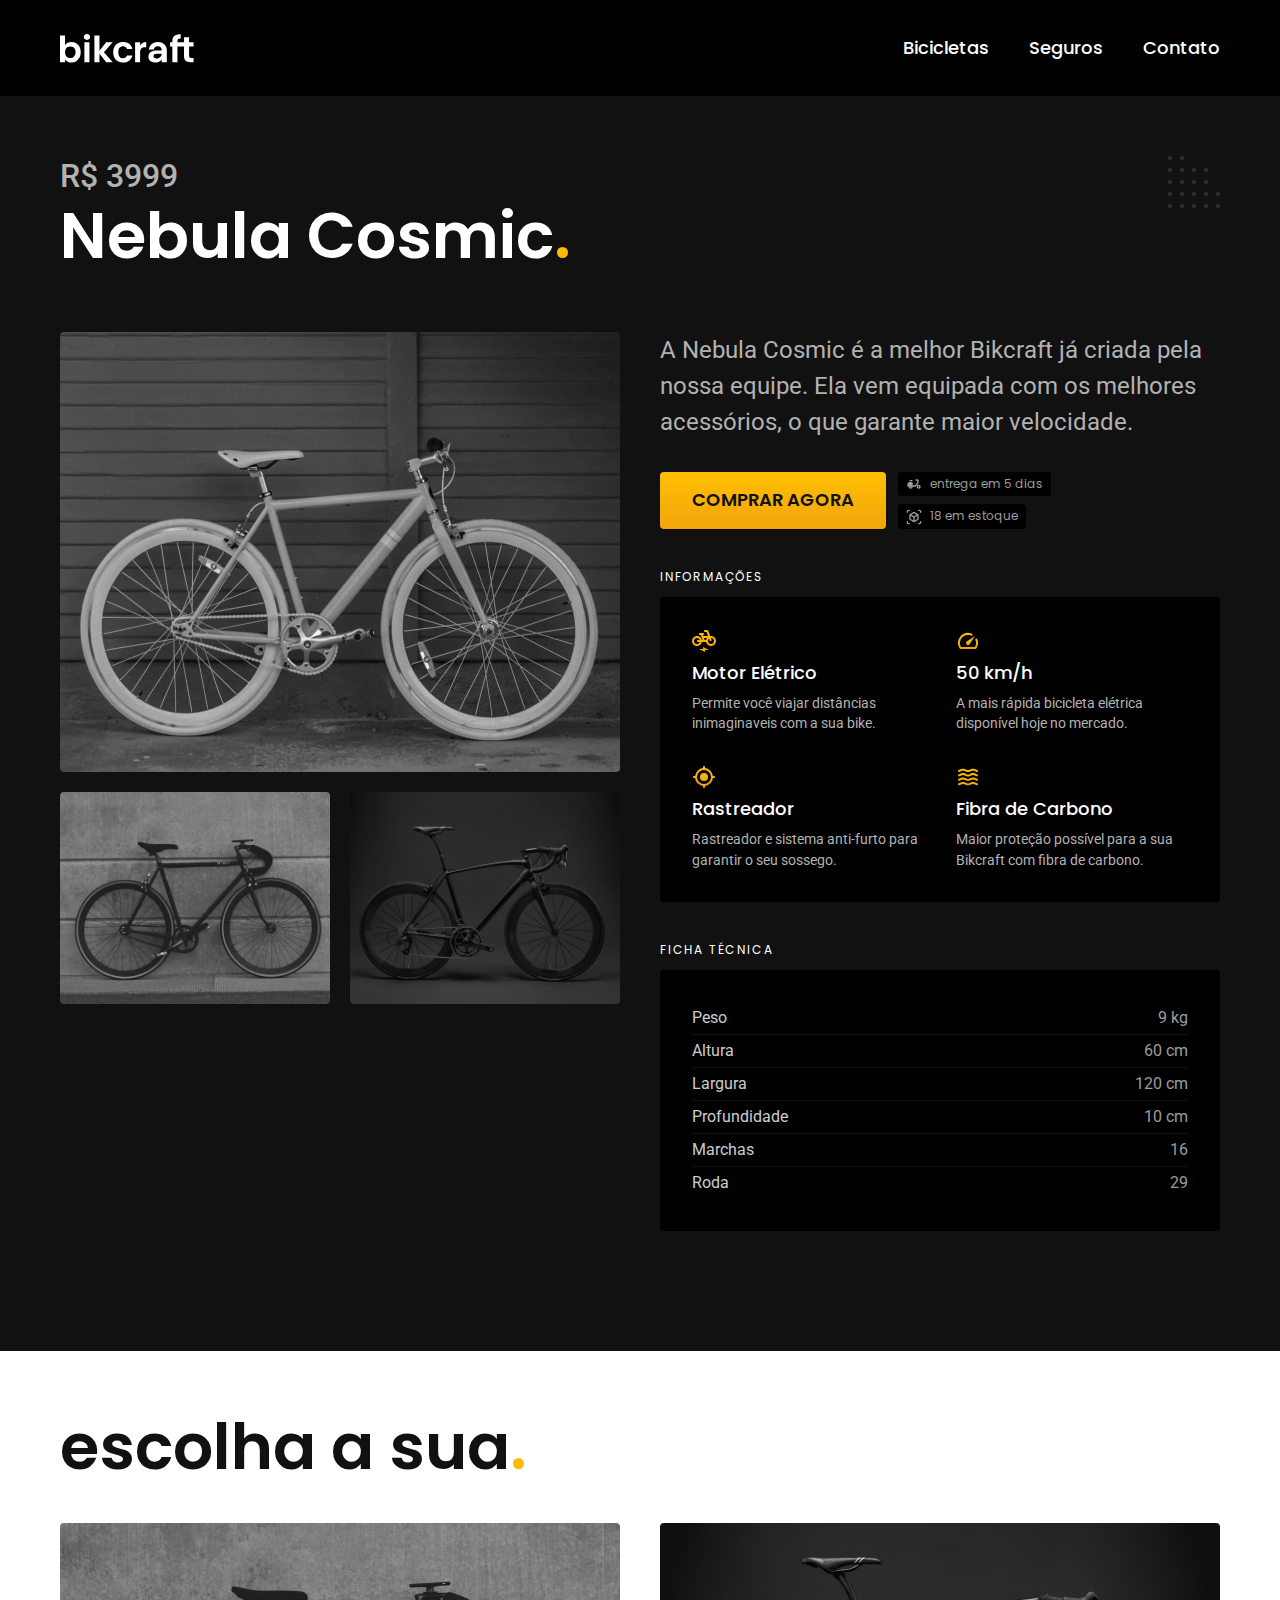
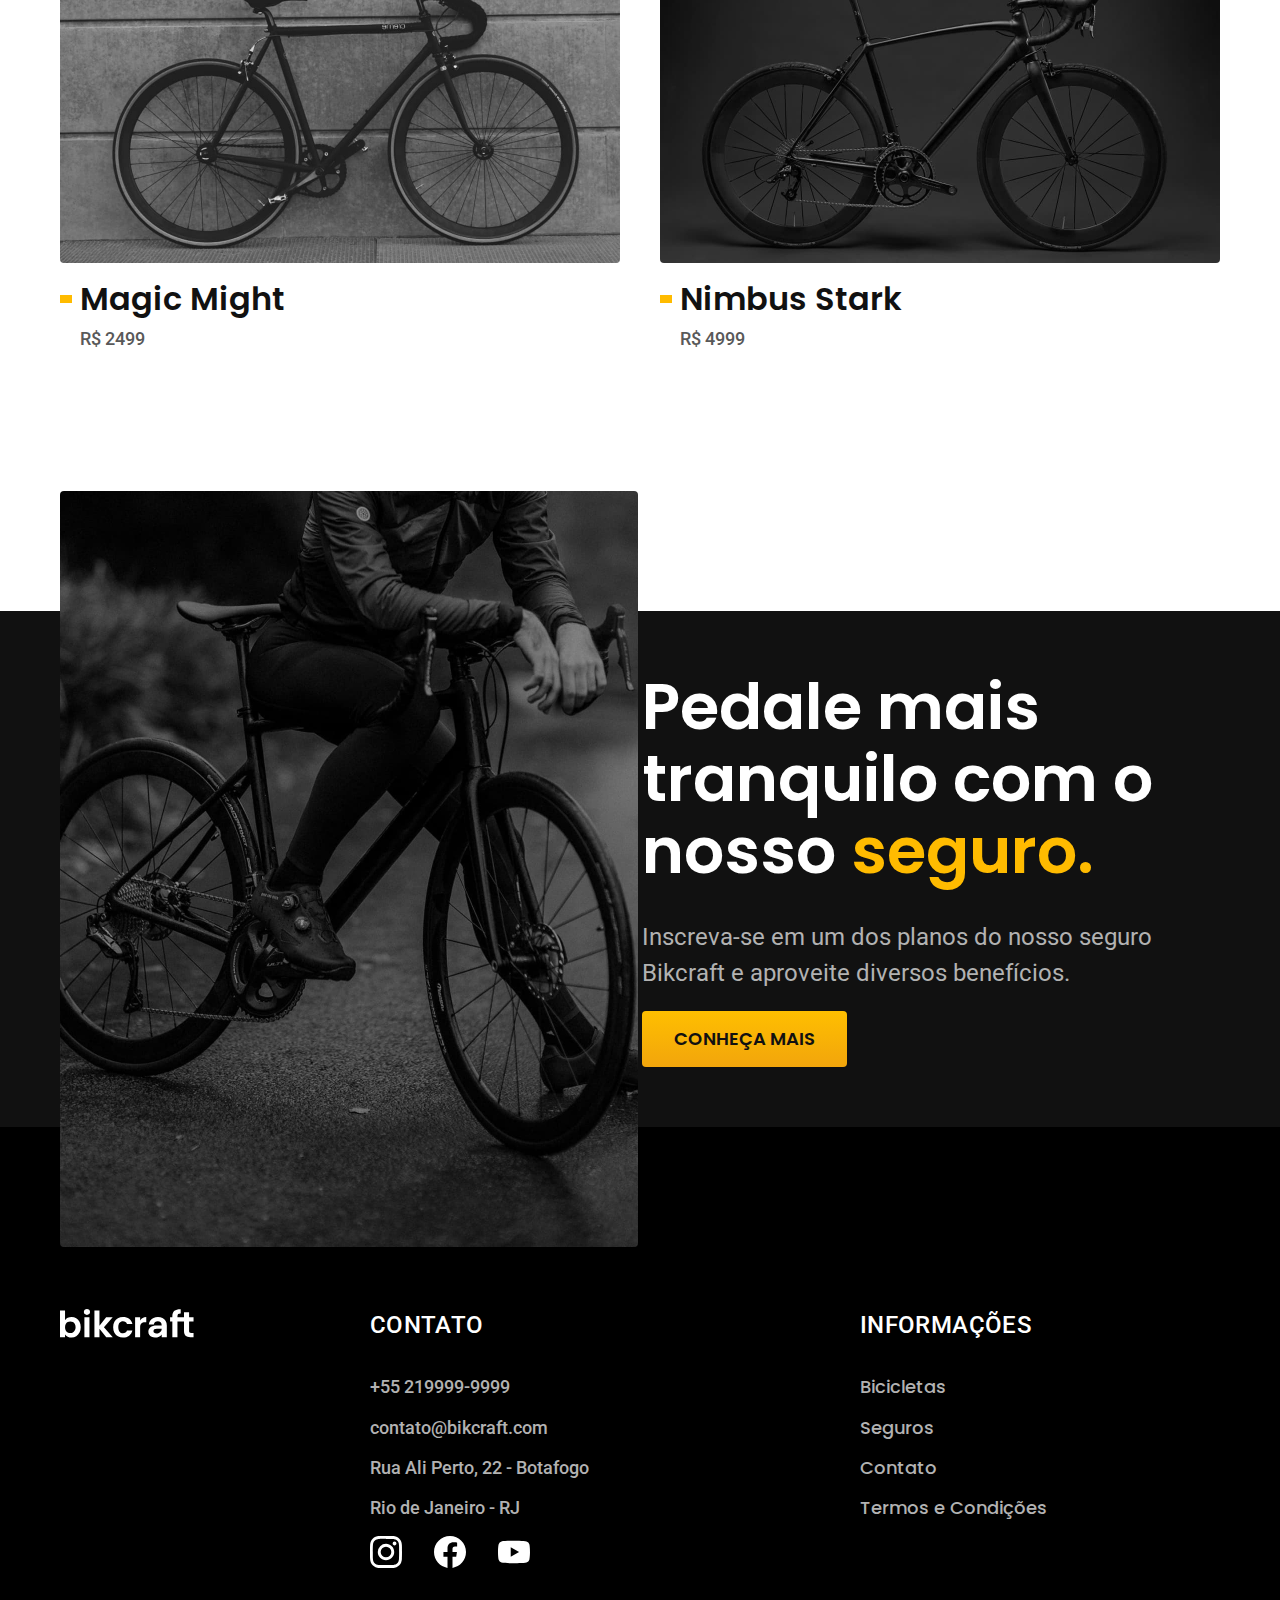
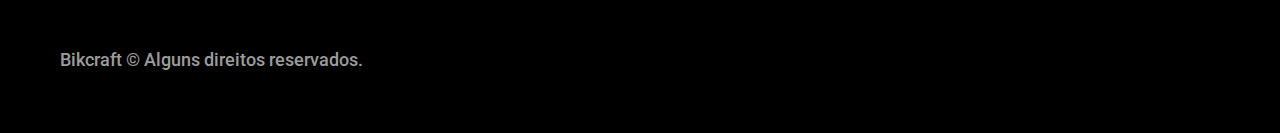
<file: bicicletas/nebula.html>
<!DOCTYPE html>
<html lang="pt-br">
  <head>
    <meta charset="UTF-8" />
    <meta http-equiv="X-UA-Compatible" content="IE=edge" />
    <meta name="viewport" content="width=device-width, initial-scale=1.0" />
    <meta name="description" content="Termos e Condições" />

    <link rel="icon" href="../favicon.svg" type="image/svg+xml" />
    <link rel="preload" href="../css/style.min.css" as="style" />
    <link rel="stylesheet" href="../css/style.min.css" />
    <link rel="preconnect" href="https://fonts.googleapis.com" />
    <link rel="preconnect" href="https://fonts.gstatic.com" crossorigin />
    <link
      href="https://fonts.googleapis.com/css2?family=Merriweather:ital,wght@1,900&family=Poppins:wght@400;600&family=Roboto:wght@500&display=swap"
      rel="stylesheet"
    />
    <title>Nebula Cosmic | Bikcraft</title>
    <script>
      document.documentElement.classList.add("js");
    </script>
  </head>
  <body id="bicicleta">
    <header class="header-bg">
      <div class="header container">
        <a href="../"><img src="../img/bikcraft.svg" alt="Bikcraft" /></a>

        <nav aria-label="primária">
          <ul class="header-menu font-1-m color-0">
            <li><a href="../bicicletas.html">Bicicletas</a></li>
            <li><a href="../seguros.html">Seguros</a></li>
            <li><a href="../contato.html">Contato</a></li>
          </ul>
        </nav>
      </div>
    </header>
    <main class="title-bg">
      <div>
        <div class="title container">
          <p class="font-2-xl color-5">R$ 3999</p>
          <h1 class="font-1-xxl color-0">
            Nebula Cosmic<span class="color-p1">.</span>
          </h1>
        </div>
      </div>
      <div class="bicicleta container">
        <div class="bicicleta-imagem">
          <img src="../img/bicicleta/nimbus3.jpg" alt="bicicleta branca" />
          <img src="../img/bicicleta/nimbus2.jpg" alt="bicicleta preta" />
          <img src="../img/bicicleta/nimbus1.jpg" alt="bicicleta preta" />
        </div>
        <div class="bicicleta-conteudo">
          <p class="font-2-l color-5">
            A Nebula Cosmic é a melhor Bikcraft já criada pela nossa equipe. Ela
            vem equipada com os melhores acessórios, o que garante maior
            velocidade.
          </p>
          <div class="bicicleta-comprar">
            <a
              class="button"
              href="../orcamento.html?tipo=bikcraft&produto=nebula"
              >Comprar agora</a
            >
            <span class="font-1-xs color-6">
              <img src="../img/icones/entrega.svg" alt="" /> entrega em 5 dias
            </span>
            <span class="font-1-xs color-6">
              <img src="../img/icones/estoque.svg" alt="" /> 18 em estoque
            </span>
          </div>

          <h2 class="font-1-xs color-0">Informações</h2>
          <ul class="bicicleta-informacoes">
            <li>
              <img src="../img/icones/eletrica.svg" alt="" />
              <h3 class="font-1-m color-0">Motor Elétrico</h3>
              <p class="font-2-xs color-5">
                Permite você viajar distâncias inimaginaveis com a sua bike.
              </p>
            </li>
            <li>
              <img src="../img/icones/velocidade.svg" alt="" />
              <h3 class="font-1-m color-0">50 km/h</h3>
              <p class="font-2-xs color-5">
                A mais rápida bicicleta elétrica disponível hoje no mercado.
              </p>
            </li>
            <li>
              <img src="../img/icones/rastreador.svg" alt="" />
              <h3 class="font-1-m color-0">Rastreador</h3>
              <p class="font-2-xs color-5">
                Rastreador e sistema anti-furto para garantir o seu sossego.
              </p>
            </li>
            <li>
              <img src="../img/icones/carbono.svg" alt="" />
              <h3 class="font-1-m color-0">Fibra de Carbono</h3>
              <p class="font-2-xs color-5">
                Maior proteção possível para a sua Bikcraft com fibra de
                carbono.
              </p>
            </li>
          </ul>
          <h2 class="font-1-xs color-0">Ficha Técnica</h2>
          <ul class="bicicleta-ficha font-2-s color-4">
            <li>Peso <span>9 kg</span></li>
            <li>Altura <span>60 cm</span></li>
            <li>Largura <span>120 cm</span></li>
            <li>Profundidade <span>10 cm</span></li>
            <li>Marchas <span>16</span></li>
            <li>Roda <span>29</span></li>
          </ul>
        </div>
      </div>
    </main>

    <article class="bikes-list container">
      <h2 class="font-1-xxl">escolha a sua<span class="color-p1">.</span></h2>

      <ul>
        <li>
          <a href="../bicicletas/magic.html">
            <img src="../img/bicicletas/magic.jpg" alt="Bicicleta preta" />
            <h3 class="font-1-xl">Magic Might</h3>
            <span class="font-2-m color-8">R$ 2499</span>
          </a>
        </li>
        <li>
          <a href="../bicicletas/nimbus.html">
            <img src="../img/bicicletas/nimbus.jpg" alt="Bicicleta preta" />
            <h3 class="font-1-xl">Nimbus Stark</h3>
            <span class="font-2-m color-8">R$ 4999</span>
          </a>
        </li>
      </ul>
    </article>

    <article class="seguro-bg">
      <div class="seguro container">
        <div class="seguro-imagem">
          <img
            src="../img/fotos/seguros.jpg"
            alt="Pessoa parada em cima de uma bicicleta"
          />
        </div>
        <div class="seguro-conteudo">
          <h2 class="font-1-xxl color-0">
            Pedale mais tranquilo com o nosso
            <span class="color-p1">seguro.</span>
          </h2>
          <p class="font-2-l color-5">
            Inscreva-se em um dos planos do nosso seguro Bikcraft e aproveite
            diversos benefícios.
          </p>
          <a class="button" href="../seguros.html">conheça mais</a>
        </div>
      </div>
    </article>

    <footer class="footer-bg">
      <div class="footer container">
        <img src="../img/bikcraft.svg" alt="Bikcraft" />
        <div class="footer-contact">
          <h3 class="font-2-l-b color-0">Contato</h3>
          <ul class="font-2-m color-5">
            <li><a href="tel:+55 219999-9999">+55 219999-9999</a></li>
            <li>
              <a href="mailto:contato@bikcraft.com">contato@bikcraft.com</a>
            </li>
            <li>Rua Ali Perto, 22 - Botafogo</li>
            <li>Rio de Janeiro - RJ</li>
          </ul>
          <div class="footer-social">
            <a href="../"
              ><img src="../img/redes/instagram.svg" alt="Instagram"
            /></a>
            <a href="../"
              ><img src="../img/redes/facebook.svg" alt="Facebook"
            /></a>

            <a href="../">
              <img src="../img/redes/youtube.svg" alt="Youtube" />
            </a>
          </div>
        </div>
        <div class="footer-info">
          <h3 class="font-2-l-b color-0">INFORMAÇÕES</h3>
          <nav>
            <ul class="font-1-m color-5">
              <li><a href="../bicicletas.html">Bicicletas</a></li>
              <li><a href="../seguros.html">Seguros</a></li>
              <li><a href="../contato.html">Contato</a></li>
              <li><a href="../termos.html">Termos e Condições</a></li>
            </ul>
          </nav>
        </div>
        <p class="footer-copy font-2-m color-6">
          Bikcraft © Alguns direitos reservados.
        </p>
      </div>
    </footer>
    <script src="../js/script.js"></script>
  </body>
</html>
</file>
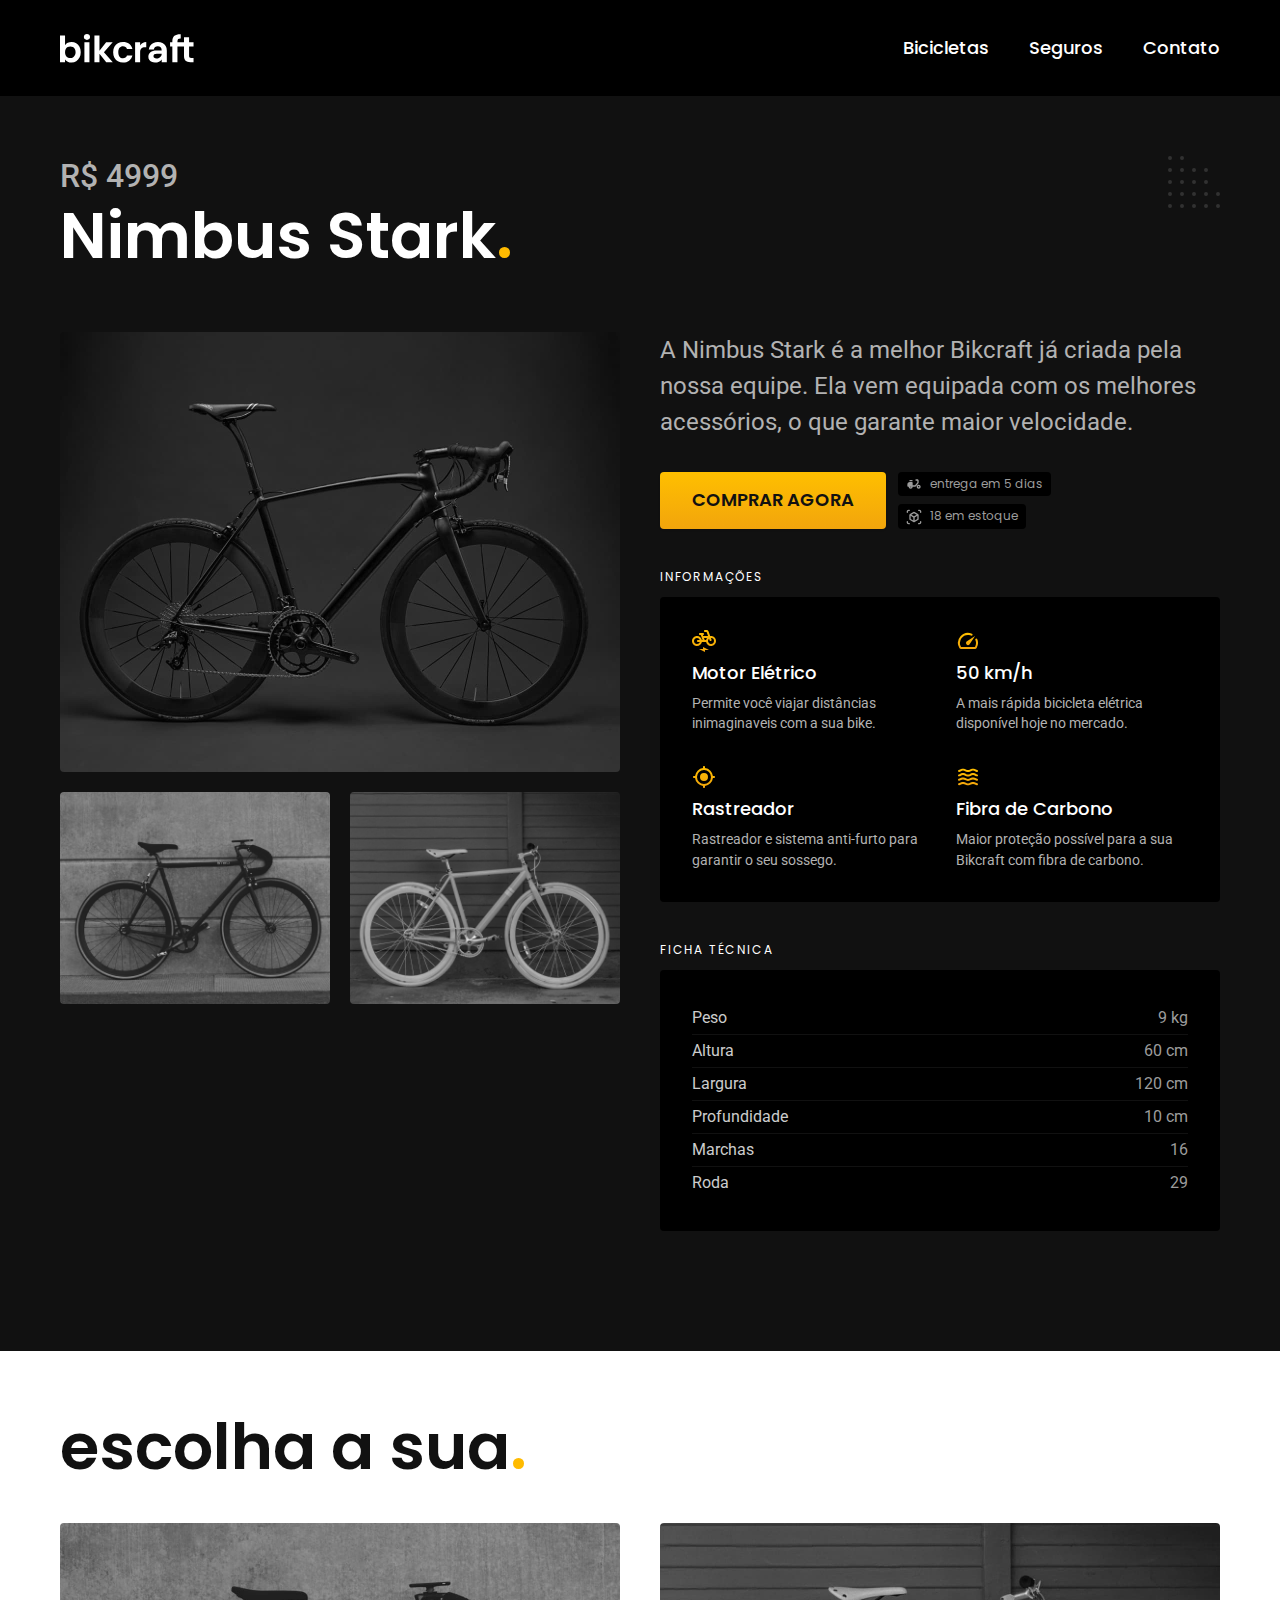
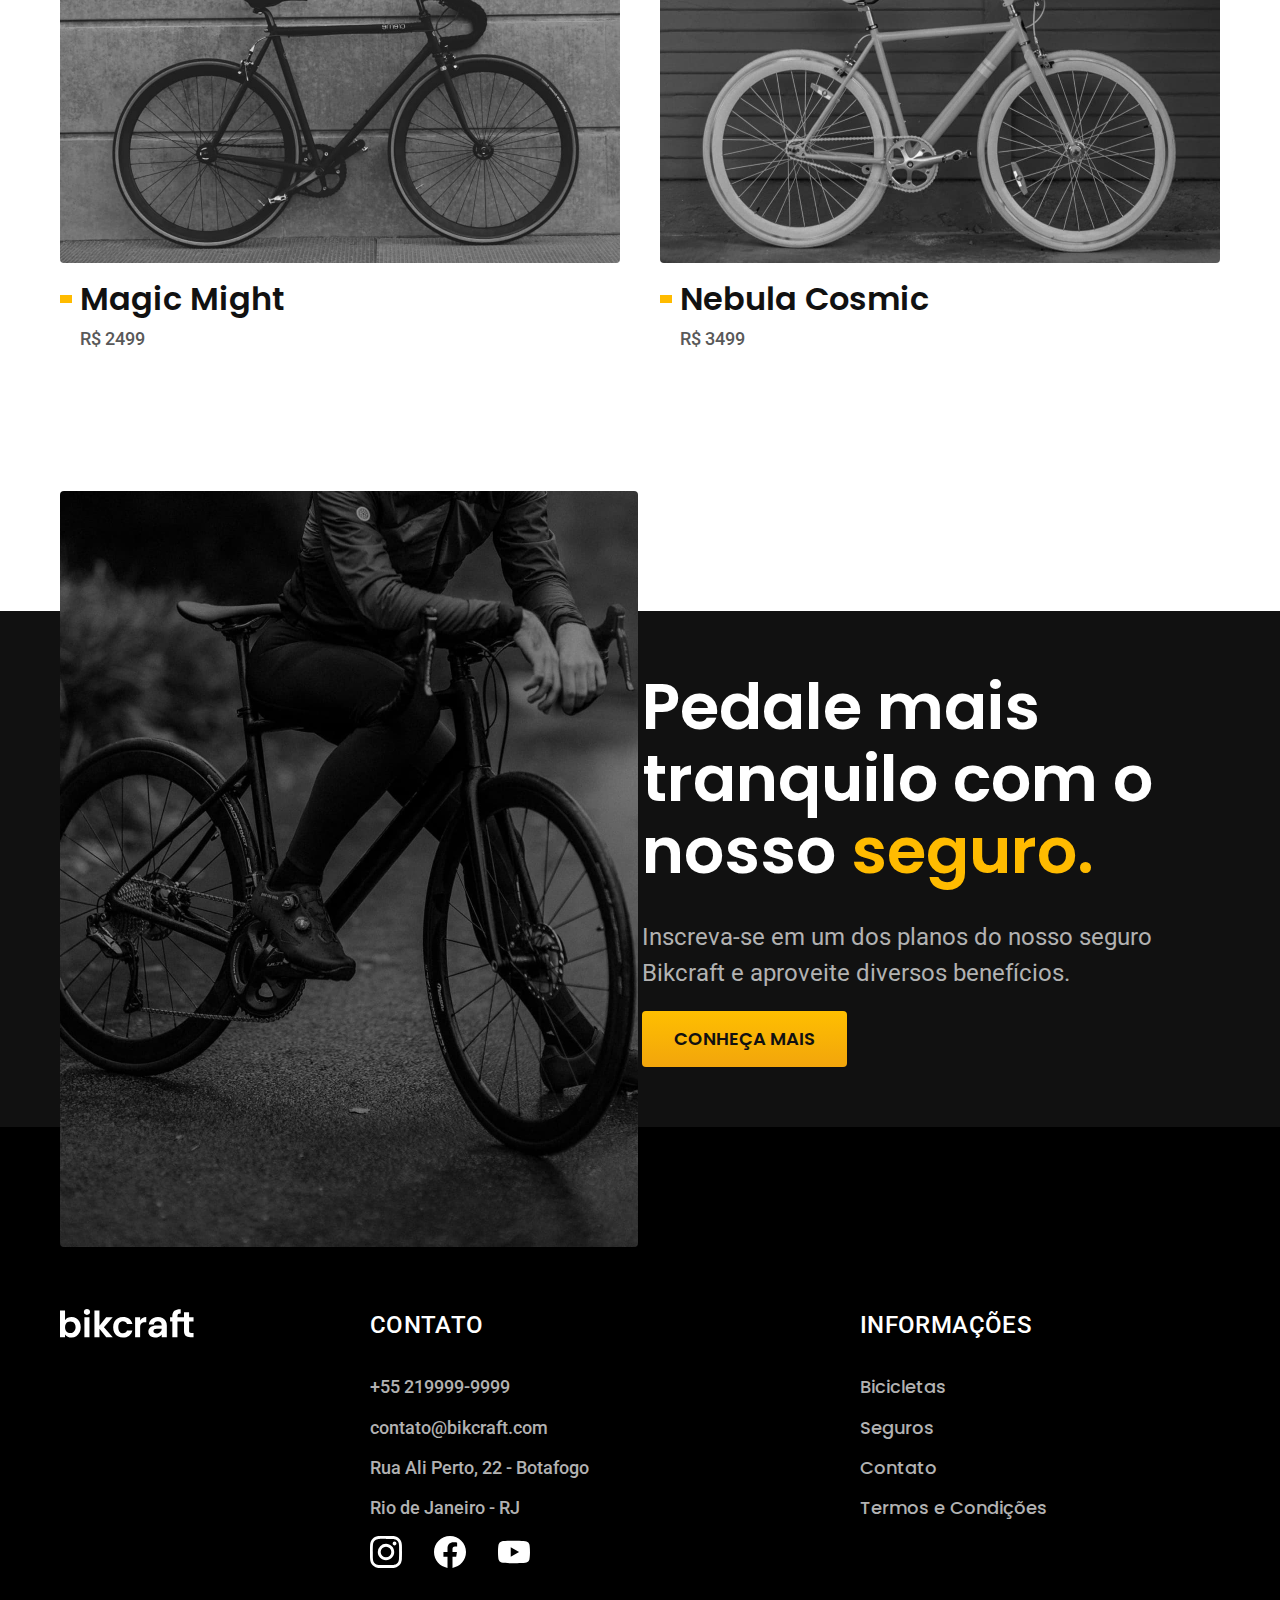
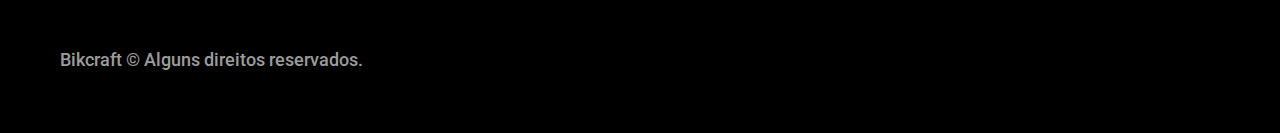
<file: bicicletas/nimbus.html>
<!DOCTYPE html>
<html lang="pt-br">
  <head>
    <meta charset="UTF-8" />
    <meta http-equiv="X-UA-Compatible" content="IE=edge" />
    <meta name="viewport" content="width=device-width, initial-scale=1.0" />
    <meta name="description" content="Termos e Condições" />

    <link rel="icon" href="../favicon.svg" type="image/svg+xml" />
    <link rel="preload" href="../css/style.min.css" as="style" />
    <link rel="stylesheet" href="../css/style.min.css" />
    <link rel="preconnect" href="https://fonts.googleapis.com" />
    <link rel="preconnect" href="https://fonts.gstatic.com" crossorigin />
    <link
      href="https://fonts.googleapis.com/css2?family=Merriweather:ital,wght@1,900&family=Poppins:wght@400;600&family=Roboto:wght@500&display=swap"
      rel="stylesheet"
    />
    <title>Nimbus Stark | Bikcraft</title>
    <script>
      document.documentElement.classList.add("js");
    </script>
  </head>
  <body id="bicicleta">
    <header class="header-bg">
      <div class="header container">
        <a href="../"><img src="../img/bikcraft.svg" alt="Bikcraft" /></a>

        <nav aria-label="primária">
          <ul class="header-menu font-1-m color-0">
            <li><a href="../bicicletas.html">Bicicletas</a></li>
            <li><a href="../seguros.html">Seguros</a></li>
            <li><a href="../contato.html">Contato</a></li>
          </ul>
        </nav>
      </div>
    </header>
    <main class="title-bg">
      <div>
        <div class="title container">
          <p class="font-2-xl color-5">R$ 4999</p>
          <h1 class="font-1-xxl color-0">
            Nimbus Stark<span class="color-p1">.</span>
          </h1>
        </div>
      </div>
      <div class="bicicleta container">
        <div class="bicicleta-imagem">
          <img src="../img/bicicleta/nimbus1.jpg" alt="bicicleta preta" />
          <img src="../img/bicicleta/nimbus2.jpg" alt="bicicleta preta" />
          <img src="../img/bicicleta/nimbus3.jpg" alt="bicicleta branca" />
        </div>
        <div class="bicicleta-conteudo">
          <p class="font-2-l color-5">
            A Nimbus Stark é a melhor Bikcraft já criada pela nossa equipe. Ela
            vem equipada com os melhores acessórios, o que garante maior
            velocidade.
          </p>
          <div class="bicicleta-comprar">
            <a
              class="button"
              href="../orcamento.html?tipo=bikcraft&produto=nimbus"
              >Comprar agora</a
            >
            <span class="font-1-xs color-6">
              <img src="../img/icones/entrega.svg" alt="" /> entrega em 5 dias
            </span>
            <span class="font-1-xs color-6">
              <img src="../img/icones/estoque.svg" alt="" /> 18 em estoque
            </span>
          </div>

          <h2 class="font-1-xs color-0">Informações</h2>
          <ul class="bicicleta-informacoes">
            <li>
              <img src="../img/icones/eletrica.svg" alt="" />
              <h3 class="font-1-m color-0">Motor Elétrico</h3>
              <p class="font-2-xs color-5">
                Permite você viajar distâncias inimaginaveis com a sua bike.
              </p>
            </li>
            <li>
              <img src="../img/icones/velocidade.svg" alt="" />
              <h3 class="font-1-m color-0">50 km/h</h3>
              <p class="font-2-xs color-5">
                A mais rápida bicicleta elétrica disponível hoje no mercado.
              </p>
            </li>
            <li>
              <img src="../img/icones/rastreador.svg" alt="" />
              <h3 class="font-1-m color-0">Rastreador</h3>
              <p class="font-2-xs color-5">
                Rastreador e sistema anti-furto para garantir o seu sossego.
              </p>
            </li>
            <li>
              <img src="../img/icones/carbono.svg" alt="" />
              <h3 class="font-1-m color-0">Fibra de Carbono</h3>
              <p class="font-2-xs color-5">
                Maior proteção possível para a sua Bikcraft com fibra de
                carbono.
              </p>
            </li>
          </ul>
          <h2 class="font-1-xs color-0">Ficha Técnica</h2>
          <ul class="bicicleta-ficha font-2-s color-4">
            <li>Peso <span>9 kg</span></li>
            <li>Altura <span>60 cm</span></li>
            <li>Largura <span>120 cm</span></li>
            <li>Profundidade <span>10 cm</span></li>
            <li>Marchas <span>16</span></li>
            <li>Roda <span>29</span></li>
          </ul>
        </div>
      </div>
    </main>

    <article class="bikes-list container">
      <h2 class="font-1-xxl">escolha a sua<span class="color-p1">.</span></h2>

      <ul>
        <li>
          <a href="../bicicletas/magic.html">
            <img src="../img/bicicletas/magic.jpg" alt="Bicicleta preta" />
            <h3 class="font-1-xl">Magic Might</h3>
            <span class="font-2-m color-8">R$ 2499</span>
          </a>
        </li>
        <li>
          <a href="../bicicletas/nebula.html">
            <img src="../img/bicicletas/nebula.jpg" alt="Bicicleta branca" />
            <h3 class="font-1-xl">Nebula Cosmic</h3>
            <span class="font-2-m color-8">R$ 3499</span>
          </a>
        </li>
      </ul>
    </article>

    <article class="seguro-bg">
      <div class="seguro container">
        <div class="seguro-imagem">
          <img
            src="../img/fotos/seguros.jpg"
            alt="Pessoa parada em cima de uma bicicleta"
          />
        </div>
        <div class="seguro-conteudo">
          <h2 class="font-1-xxl color-0">
            Pedale mais tranquilo com o nosso
            <span class="color-p1">seguro.</span>
          </h2>
          <p class="font-2-l color-5">
            Inscreva-se em um dos planos do nosso seguro Bikcraft e aproveite
            diversos benefícios.
          </p>
          <a class="button" href="../seguros.html">conheça mais</a>
        </div>
      </div>
    </article>

    <footer class="footer-bg">
      <div class="footer container">
        <img src="../img/bikcraft.svg" alt="Bikcraft" />
        <div class="footer-contact">
          <h3 class="font-2-l-b color-0">Contato</h3>
          <ul class="font-2-m color-5">
            <li><a href="tel:+55 219999-9999">+55 219999-9999</a></li>
            <li>
              <a href="mailto:contato@bikcraft.com">contato@bikcraft.com</a>
            </li>
            <li>Rua Ali Perto, 22 - Botafogo</li>
            <li>Rio de Janeiro - RJ</li>
          </ul>
          <div class="footer-social">
            <a href="../"
              ><img src="../img/redes/instagram.svg" alt="Instagram"
            /></a>
            <a href="../"
              ><img src="../img/redes/facebook.svg" alt="Facebook"
            /></a>

            <a href="../">
              <img src="../img/redes/youtube.svg" alt="Youtube" />
            </a>
          </div>
        </div>
        <div class="footer-info">
          <h3 class="font-2-l-b color-0">INFORMAÇÕES</h3>
          <nav>
            <ul class="font-1-m color-5">
              <li><a href="../bicicletas.html">Bicicletas</a></li>
              <li><a href="../seguros.html">Seguros</a></li>
              <li><a href="../contato.html">Contato</a></li>
              <li><a href="../termos.html">Termos e Condições</a></li>
            </ul>
          </nav>
        </div>
        <p class="footer-copy font-2-m color-6">
          Bikcraft © Alguns direitos reservados.
        </p>
      </div>
    </footer>
    <script src="../js/script.js"></script>
  </body>
</html>
</file>
<file: css/style.css>
/*global*/
@import "./global/global.css";
@import "./global/header.css";
@import "./global/footer.css";

/*home*/
@import "./home/introduction.css";
@import "./home/technology.css";
@import "./home/parceiros.css";
@import "./home/depoimento.css";

/*utilities*/
@import "./utilities/components.css";
@import "./utilities/typography.css";
@import "./utilities/colors.css";
@import "./utilities/formulario.css";
@import "./utilities/animacao.css";

/*bikes*/
@import "./bikes/bikes-list.css";
@import "./bikes/bikes.css";

/*bicicleta*/
@import "./bicicleta/bicicleta.css";
@import "./bicicleta/seguro.css";

/*seguros*/
@import "./seguros/seguros.css";
@import "./seguros/vantagens.css";
@import "./seguros/perguntas.css";

/*contato*/
@import "./contato/contato.css";
@import "./contato/lojas.css";

/*termos*/
@import "./termos/termos.css";

/*orçamento*/
@import "./orcamento/orcamento.css";
</file>
<file: css/style.min.css>
body{margin:0;font-family:Arial,Helvetica,sans-serif;color:#111}blockquote,dd,h1,h2,h3,h4,p,ul{margin:0}ul{padding:0;list-style:none}a{text-decoration:none;color:inherit}img{max-width:100%;height:auto;display:block}img[src$=".jpg"]{border-radius:4px}.header-bg{background-color:var(--color-12)}.header{display:flex;flex-wrap:wrap;gap:20px;justify-content:space-between;align-items:center;padding-top:20px;padding-bottom:20px}.header-menu{display:flex;flex-wrap:wrap;gap:40px}.header-menu a{display:inline-block;padding:16px 0;position:relative}.header-menu a:after{content:"";display:block;height:2px;width:0;background:var(--color-0);margin-top:4px;transition:.3s;position:absolute}.header-menu a.ativo:after,.header-menu a:hover:after{width:100%}@media (max-width:800px){.header-menu{gap:20px}.header-menu a{background:var(--color-11);padding:12px 16px;border-radius:4px}.header-menu a:hover{background-color:var(--color-10)}.header a:after{display:none}}@media (max-width:600px){.header-menu{gap:12px}.header-menu a{padding:8px 12px;font-size:14px}}.footer-bg{background-color:var(--color-12)}.footer{display:grid;grid-template-columns:3fr 5fr 4fr;gap:40px;padding-top:60px;padding-bottom:60px}.footer h3{margin-bottom:32px}.footer-contato ul{margin-bottom:32px}.footer-contato li:nth-child(2n):after{content:"";display:block;max-width:360px;height:2px;background:var(--color-11);margin-top:16px}.footer li{margin-bottom:16px}.footer-social{display:flex;gap:32px}.footer a:hover{color:var(--color-0)}.footer-copy{grid-column:1/-1;margin-top:40px}@media (max-width:800px){.footer>img{display:none}.footer{grid-template-columns:1fr 1fr}}@media (max-width:600px){.footer{grid-template-columns:1fr;gap:60px}.footer-copy{margin-top:0}}.introduction-bg{background:var(--color-12) url(../img/dec/bottom-left.svg) no-repeat bottom 160px left 20px;box-shadow:inset 0 -120px var(--color-0)}.introduction{display:grid;grid-template-columns:1fr 1fr;gap:0 40px}.introduction-content{align-self:end;padding-bottom:200px}.introduction img{width:100%;height:100%;object-fit:cover;border-radius:4px}.introduction-content h1{margin-bottom:32px}.introduction-content p{margin-bottom:20px}@media (max-width:800px){.introduction-bg{background:var(--color-11);padding-top:40px;box-shadow:inset 0 -60px #fff}.introduction{grid-template-columns:1fr;gap:32px}.introduction-content{padding-bottom:0}.introduction h1{margin-bottom:16px}.introduction img{height:300px;width:100%}}.technology-bg{background-color:var(--color-11);box-shadow:inset 0 80px var(--color-0),inset 0 -80px var(--color-0)}.technology{display:grid;grid-template-columns:1fr 1fr;gap:40px}.technology-img img{width:100%;height:100%;object-fit:cover;object-position:left}.technology-content{padding-top:160px;padding-bottom:160px}.technology-content>span{display:block;margin-bottom:20px}.technology-content h2{margin-bottom:32px}.technology-content>p{margin-bottom:20px}.technology-content a{margin-bottom:80px}.technology-vantagem{display:flex;gap:40px}.technology-vantagem h3{margin-bottom:8px;width:max-content}.technology-vantagem img{width:24px;margin-bottom:8px}@media (max-width:800px){.technology-bg{box-shadow:initial}.technology{grid-template-columns:1fr}.technology-content{padding-top:60px;padding-bottom:60px}.technology-img{display:none}.technology a{margin-bottom:60px}}@media (max-width:600px){.technology-vantagem{flex-direction:column}}.parceiros{padding-top:60px;padding-bottom:120px}.parceiros h2{margin-bottom:60px}.parceiros ul{padding:0 20px;max-width:1400px;display:grid;grid-template-columns:repeat(4,1fr);margin:0 auto}.parceiros li{display:flex;padding:32px;border-left:2px solid var(--color-2)}.parceiros img{margin:auto}.parceiros li:first-child,.parceiros li:nth-child(5){border-left:none}.parceiros li:nth-child(n+5){border-top:2px solid var(--color-2)}@media (max-width:800px){.parceiros{padding-bottom:60px}.parceiros h2{margin-bottom:20px}.parceiros ul{grid-template-columns:repeat(2,1fr)}.parceiros li:nth-child(n+3){border-top:2px solid var(--color-2)}.parceiros li:nth-child(odd){border-left:none}}.depoimento{display:grid;grid-template-columns:1fr 1fr;background-color:var(--color-p1);overflow:hidden}.depoimento img{width:100%;height:100%;object-fit:cover;border-radius:0}.depoimento-content{padding:40px 40px 80px 80px;align-self:end;background:url(../img/dec/bottom-right-p.svg) no-repeat bottom 40px right}.depoimento-content p{max-width:32ch;font-family:Merriweather,serif;font-style:italic;font-weight:900;margin-bottom:32px;position:relative}.depoimento p::after,.depoimento p::before{font-size:5rem;color:var(--color-p2);position:absolute}.depoimento p::before{content:"“";left:-50px;top:-20px}.depoimento p::after{content:"”"}@media (min-width:1200px){.depoimento img{max-height:520px}}@media (max-width:800px){.depoimento{grid-template-columns:1fr;text-align:center}.depoimento-content{padding:40px 20px;margin:auto}.depoimento img{max-height:200px}}.container{box-sizing:border-box;max-width:1200px;padding-left:20px;padding-right:20px;margin-left:auto;margin-right:auto}.button{display:inline-block;padding:16px 32px;background:linear-gradient(#ffbf00,#f2a50c);border-radius:4px;box-shadow:0 1px 2px rgba(0,0,0,.1);text-transform:uppercase;color:var(--cor-p5);font:600 1.125rem/1.35 Poppins,sans-serif;max-width:max-content;border:none;cursor:pointer}.button:hover{background:linear-gradient(#ffb60d,#e59317)}.button.second{background:var(--color-10);color:var(--color-2)}.button.second:hover{background:var(--color-9)}.button.seta{display:flex;align-items:center}.button.seta::after{content:"";display:inline-block;width:18px;height:10px;margin-left:12px;background:url("../img/icones/seta.svg");transition:transform .2s}.button.seta:hover::after{transform:translateX(4px)}@media (max-width:600px){.button{padding:12px 16px;font-size:1rem}}.link{display:inline-block;color:var(--color-p1);font:500 1.5rem/1.5 Poppins,sans-serif;text-transform:uppercase}.link::after{content:"";display:block;width:100%;height:4px;background-color:currentColor}.link:hover{color:var(--color-0)}.title-bg{padding-top:60px;padding-bottom:60px;background-color:var(--color-11)}.title{background:url(../img/dec/top-right.svg) no-repeat top right 20px}.title p{margin-bottom:4px}@media (max-width:800px){.title-bg{padding-top:40px;padding-bottom:40px}.title p{font-size:1rem;text-transform:lowercase;font-weight:400}}.font-1-xs{font:400 0.75rem/1.35 Poppins,sans-serif}.font-2-xs{font:400 0.875rem/1.43 Roboto}.font-1-s{font:400 1rem/1.5 Poppins,sans-serif}.font-2-s{font:400 1rem/1.5 Roboto,sans-serif}.font-1-m{font:500 1.125rem/1.35 Poppins,sans-serif}.font-1-m-b{font:600 1.125rem/1.35 Poppins,sans-serif}.font-2-m{font:500 1.125rem/1.35 Roboto,sans-serif}.font-1-l{font:400 1.5rem/1.5 Poppins,sans-serif}.font-2-l{font:400 1.5rem/1.5 Roboto,sans-serif}.font-2-l-b{font:500 1.5rem/1.5 Roboto,sans-serif;letter-spacing:.015em;text-transform:uppercase}.font-1-xl{font:600 2rem/1.25 Poppins,sans-serif}.font-2-xl{font:500 2rem/1.25 Roboto,sans-serif}.font-1-xxl{font:600 4rem/1.125 Poppins,sans-serif}:root{--color-0:#fff;--color-1:#f7f7f7;--color-2:#ededed;--color-3:#dedede;--color-4:#ccc;--color-5:#b2b2b2;--color-6:#9c9c9c;--color-7:#717171;--color-8:#595959;--color-9:#404040;--color-10:#2e2e2e;--color-11:#111;--color-12:#000;--color-p1:#ffbb00;--color-p2:#e4a30b;--color-p3:#a66f00;--color-p4:#664400;--color-p5:#332200}.color-0{color:var(--color-0)}.color-1{color:var(--color-1)}.color-2{color:var(--color-2)}.color-3{color:var(--color-3)}.color-4{color:var(--color-4)}.color-5{color:var(--color-5)}.color-6{color:var(--color-6)}.color-7{color:var(--color-7)}.color-8{color:var(--color-8)}.color-9{color:var(--color-9)}.color-10{color:var(--color-10)}.color-11{color:var(--color-11)}.color-12{color:var(--color-12)}.color-p1{color:var(--color-p1)}.color-p2{color:var(--color-p2)}.color-p3{color:var(--color-p3)}.color-p4{color:var(--color-p4)}.color-p5{color:var(--color-p5)}.form{display:grid;grid-template-columns:1fr 1fr;gap:20px}.form label{display:block;font:600 1rem/1.5 Poppins,sans-serif;margin-bottom:4px}.form .col-2{grid-column:span 2}.form input[type=email],.form input[type=text],.form textarea{font:400 1rem/1.5 Roboto,sans-serif;background:var(--color-1);border:1px solid var(--color-2);padding:12px;border-radius:4px;width:100%;box-sizing:border-box}.form input[type=email]:focus,.form input[type=text]:focus,.form textarea:focus{outline:0;border-color:var(--color-p1);background:var(--color-0);box-shadow:0 0 0 2px #fea}@media (max-width:600px){.form{grid-template-columns:1fr}.form .col-2{grid-column:1}}.js .fadeInDown{transform:translate3d(0,-20px,0)}.js .fadeInUp{transform:translate3d(0,20px,0)}.js .fadeInRight{transform:translate3d(20px,0,0)}.js .fadeInLeft{transform:translate3d(-20px,0,0)}.js [data-anime]{opacity:0}.js .anime{opacity:1;transform:none;transition:transform .8s,opacity .8s}.bikes-list{padding-top:60px;padding-bottom:120px}.bikes-list h2{margin-bottom:40px}.bikes-list ul{display:flex;gap:40px;padding:0 20px 20px 20px;max-width:1400px;margin-left:auto;margin-right:auto;overflow-x:auto}#bicicleta .bikes-list ul{padding:0 0 20px 0}.bikes-list li{flex:1;min-width:280px}.bikes-list a{display:block}.bikes-list img{margin-bottom:16px}.bikes-list h3{margin-bottom:8px;display:flex;align-items:center}.bikes-list h3::before{content:" ";display:inline-block;height:8px;width:12px;margin-right:8px;background-color:var(--color-p1);transition:width .2s}.bikes-list a:hover h3::before{width:24px}.bikes-list li span{padding-left:20px}@media (max-width:800px){.bikes-list{padding-bottom:60px}.bikes-list ul{gap:20px}}.bicicletas-bg{background:linear-gradient(to right,var(--color-0) 30%,var(--color-11) 0)}.bicicletas{display:grid;grid-template-columns:1fr 1fr;gap:40px;padding-top:60px;padding-bottom:60px;background:url(../img/dec/top-right.svg) no-repeat top 40px right 20px}.bicicletas-imagem{display:grid}.bicicletas-imagem img{grid-area:1/1}.bicicletas-imagem span{grid-area:1/1;place-self:start end;margin-top:20px;background:var(--color-12);display:inline-block;padding:8px 16px 8px 8px;border-radius:4px 0 0 4px}.bicicletas-conteudo{display:grid;grid-template-columns:1fr auto;align-content:start}.bicicletas h2,.bicicletas p{grid-column:1/-1}.bicicletas h2{margin-bottom:20px}.bicicletas h2::before{content:"";display:block;width:12px;height:8px;background-color:var(--color-p1);margin-bottom:8px}.bicicletas p{margin-bottom:32px}.bicicletas a{place-self:end}.bicicletas li{display:flex;align-items:center}.bicicletas ul{display:grid;gap:16px}.bicicletas-conteudo img{width:24px;margin-right:8px}@media (max-width:800px){.bicicletas-bg{background:var(--color-11)}.bicicletas{grid-template-columns:1fr;gap:20px;padding-top:40px;padding-bottom:40px}}@media (max-width:600px){.bicicletas-conteudo{grid-template-columns:1fr}.bicicletas ul{font-size:1rem;grid-template-columns:1fr 1fr;margin-bottom:32px}.bicicletas a{place-self:start}}.bicicleta{display:grid;grid-template-columns:1fr 1fr;align-items:start;gap:40px;padding-top:60px;padding-bottom:60px}#bicicleta .title p{text-transform:uppercase}.bicicleta-imagem{display:flex;flex-wrap:wrap;gap:20px}.bicicleta-imagem img{flex:1;min-width:200px}.bicicleta-imagem img:first-child{min-width:100%}.bicicleta-conteudo>p{margin-bottom:32px}.bicicleta-comprar{display:grid;grid-template-columns:max-content auto;align-items:center;justify-items:start;gap:8px 12px;margin-bottom:40px}.bicicleta-comprar a{grid-row:span 2}.bicicleta-comprar span{display:flex;align-items:center;background-color:var(--color-12);gap:8px;padding:4px 8px;border-radius:4px}.bicicleta-conteudo h2{text-transform:uppercase;letter-spacing:.15em;margin-bottom:12px}.bicicleta-ficha,.bicicleta-informacoes{padding:32px;background-color:var(--color-12);border-radius:4px}.bicicleta-informacoes{margin-bottom:40px;display:grid;grid-template-columns:1fr 1fr;gap:32px}.bicicleta-informacoes img{width:24px;margin-bottom:8px}.bicicleta-informacoes h3{margin-bottom:8px}.bicicleta-ficha li{padding:4px 0;display:flex;justify-content:space-between;border-bottom:1px solid var(--color-11)}.bicicleta-ficha li:last-child{border-bottom:none}.bicicleta-ficha span{color:var(--color-6)}@media (max-width:800px){.bicicleta{grid-template-columns:1fr;padding-top:40px;padding-bottom:40px}.bicicleta-imagem{grid-row:2}}@media (max-width:400px){.bicicleta-informacoes{grid-template-columns:1fr}.bicicleta-informacoes{grid-template-columns:1fr}}.seguro-bg{background-color:var(--color-11);box-shadow:inset 0 120px var(--color-0),inset 0 -120px var(--color-12)}.seguro{display:grid;grid-template-columns:1fr 1fr;gap:4px}.seguro-imagem img{width:100%;height:100%;object-fit:cover}.seguro-conteudo{padding-top:180px;padding-bottom:180px}.seguro h2{margin-bottom:32px}.seguro p{margin-bottom:20px}@media (max-width:800px){.seguro-bg{box-shadow:inset 0 -60px var(--color-12)}.seguro{grid-template-columns:1fr}.seguro-imagem{height:200px}.seguro-conteudo{grid-row:1;padding-top:40px;padding-bottom:0}}.seguros-bg{background:var(--color-11)}.seguros{padding-top:60px;padding-bottom:60px;display:grid;grid-template-columns:1fr 1fr;gap:40px;align-items:center}#seguros .seguros{padding-top:0}.seguros h2{grid-column:1/-1}.seguros-item{background-color:var(--color-12);padding:32px 32px 32px 60px;display:grid;grid-template-columns:1fr auto;border-radius:4px}.seguros-item h3{margin-bottom:40px}.seguros-item span{grid-column:2;display:block;text-align:right}.seguros-item ul{grid-column:1/-1;margin-bottom:32px}.seguros-item li{display:flex;align-items:center;position:relative}.seguros-item li+li{margin-top:20px}.seguros-item li::before{content:"";display:inline-block;width:13px;height:9px;background-image:url(../img/icones/lista.svg);position:absolute;left:-21px}.seguros-item a{grid-column:1/-1}@media (max-width:800px){.seguros{grid-template-columns:1fr}}.vantagens-bg{background-color:var(--color-12)}.vantagens{padding-top:120px;padding-bottom:120px}.vantagens h2{margin-bottom:60px}.vantagens ul{display:grid;grid-template-columns:repeat(auto-fit,minmax(280px,max-content));gap:40px 80px}.vantagens h3,.vantagens img{margin-bottom:8px}@media (max-width:800px){.vantagens{padding-top:60px;padding-bottom:60px}.vantagens h2{margin-bottom:40px}.vantagens ul{gap:20px}}.perguntas{padding-top:120px;padding-bottom:120px}.perguntas h2{margin-bottom:60px}.perguntas dl>div{padding:20px;border-radius:4px}.perguntas dl>div:nth-child(odd){background-color:var(--color-1)}.perguntas button{display:grid;grid-template-columns:auto 1fr auto;align-items:center;gap:8px;cursor:pointer;border:none;background:0 0;width:100%;text-align:left}.perguntas button::before{content:"";display:inline-block;width:12px;height:8px;background-color:var(--color-p1)}.perguntas button::after{content:"";display:inline-block;width:14px;height:6px;background:url(../img/icones/seta-abrir.svg);transition:.3s}.perguntas button:hover::after,.perguntas button[aria-expanded=true]::after{transform:rotate(180deg)}.js .perguntas dd{display:none}.js .perguntas dd.ativa{display:block}.perguntas dd{padding-left:20px;padding-top:16px;max-width:80ch}@media (max-width:800px){.perguntas{padding-top:60px;padding-bottom:60px}.perguntas h2{margin-bottom:40px}}#contato{background:linear-gradient(var(--color-11) 600px,var(--color-1) 0)}.contato{display:grid;grid-template-columns:5fr 7fr}.contato-dados,.contato-formulario{padding:60px;box-shadow:0 1px 2px rgba(0,0,0,-.1)}.contato-dados{border-radius:5px 0 0 5px;background:var(--color-12) url(../img/dec/bottom-left.svg) no-repeat bottom 20px left 20px}.contato-formulario{border-radius:0 5px 5px 0;background:var(--color-0) url(../img/dec/bottom-right.svg) no-repeat bottom 20px right 20px}.contato-dados h2{margin-bottom:60px}.contato-endereco{margin-bottom:32px;padding-left:28px;background:url(../img/icones/local.svg) no-repeat 0 2px}.contato-endereco p{margin-bottom:8px}.contato-meios a{display:block;max-width:max-content;margin-bottom:8px;padding-left:28px}.contato-meios a:hover{color:var(--color-0)}.contato-meios a:first-child{background:url(../img/icones/email.svg) no-repeat 0 2px}.contato-meios a:nth-child(2){margin-bottom:32px}.contato-meios a:nth-child(3){background:url(../img/icones/telefone.svg) no-repeat 0 2px;margin-bottom:60px}.contato-redes{display:flex;gap:32px;padding-left:28px}@media (max-width:800px){.contato{grid-template-columns:1fr}.contato-dados,.contato-formulario{padding:20px}.contatos-dados{border-radius:5px 5px 0 0;background:var(--color-12)}.contato-formulario{border-radius:0 0 5px 5px}.contato-dados h2,.contato-meios a:nth-child(3){margin-bottom:32px}.contato-redes{margin-bottom:12px}}.lojas{display:grid;grid-template-columns:1fr 1fr;gap:0 40px;padding-top:120px;padding-bottom:120px}.lojas h2{grid-column:1/-1;margin-bottom:60px}.lojas img{border-radius:4px 4px 0 0}.lojas-item{border-radius:4px 0 0 0;background:var(--color-0);box-shadow:0 1px 2px rgba (0,0,0,.1)}.lojas-conteudo{display:grid;grid-template-columns:1fr 1fr;gap:32px 16px;padding:32px}.lojas-conteudo h3,.lojas-tempo{grid-column:1/-1}.lojas-dados{display:grid;gap:8px;border-left:2px solid var(--color-2);padding-left:12px}.lojas-tempo{display:flex;align-items:center;gap:8px}@media (max-width:800px){.lojas{gap:20px;padding-top:60px;padding-bottom:60px}.lojas h2{margin-bottom:32px}.lojas-conteudo{grid-template-columns:1fr}}@media (max-width:800px){.lojas{grid-template-columns:1fr}}.termos{padding-top:80px;padding-bottom:80px}.termos h2{font-weight:600;margin-bottom:20px}.termos p+h2{margin-top:40px}.termos p{max-width:75ch;margin-bottom:24px}#orcamento{background:linear-gradient(var(--color-11) 600px,var(--color-1) 0)}.orcamento{display:grid;grid-template-columns:5fr 7fr;padding-bottom:120px}.orcamento h2{text-transform:uppercase;position:relative;display:flex;align-items:center}.orcamento h2::before{content:"";display:inline-block;width:4px;height:8px;background-color:var(--color-p1);position:absolute;left:-12px}.orcamento-dados,.orcamento-produto{padding:60px;box-shadow:0 1px 2px rgba(0,0,0,.1)}.orcamento-produto{border-radius:5px 0 0 5px;background:var(--color-12) url(../img/dec/bottom-left.svg) no-repeat bottom 20px left 20px;display:grid;grid-template-columns:1fr 1fr;gap:20px;align-content:start}.orcamento-produto>*{grid-column:1/-1}.orcamento-produto>label{grid-column:initial}.orcamento-produto label:hover{background-color:var(--color-9);border-color:var(--color-9)}.orcamento-produto input:focus+label{border-color:var(--color-12);box-shadow:0 0 0 2px var(--color-p1)}.orcamento-produto label{font:400 1rem/1.5 Poppins,sans-serif;color:var(--color-4);background:var(--color-10);display:block;padding:12px 16px;border-radius:4px;cursor:pointer;display:grid;grid-template-columns:auto 1fr auto;align-items:center;border:1px solid var(--color-10)}.orcamento-produto label::before{content:"";display:inline-block;box-sizing:border-box;width:12px;height:12px;border:1px solid var(--color-6);border-radius:50%;margin-right:8px}.orcamento-produto input:checked+label::before{border-color:var(--color-7);box-shadow:inset 0 0 0 3px var(--color-0),inset 0 0 0 6px var(--color-7)}.orcamento-produto label span{display:none}.orcamento-produto input:checked+label span{display:inline-block}.orcamento-produto input{opacity:0;position:absolute;pointer-events:none}.orcamento-produto input:checked+label{background:var(--color-0);color:var(--color-11)}.orcamento-dados{border-radius:0 5px 5px 0;background:var(--color-0) url(../img/dec/bottom-right.svg) no-repeat bottom 20px right 20px}.orcamento-conteudo{display:none}.orcamento-conteudo h2,.orcamento-dados h2:nth-of-type(n+2){margin-top:20px}#bikcraft:checked~#orcamento-bikcraft,#seguro:checked~#orcamento-seguro{display:grid;gap:20px}.orcamento-detalhes{background-color:var(--color-0);padding:20px;display:none;grid-template-columns:1fr 1fr;border-radius:4px;align-items:center}.orcamento-detalhes li{display:flex;align-items:center;margin-bottom:8px}.orcamento-detalhes li img{width:16px;margin-right:8px}.orcamento-produto input:checked+label+.orcamento-detalhes{display:grid}@media (max-width:1200px){.orcamento-dados,.orcamento-produto{padding:32px}}@media (max-width:800px){.orcamento{grid-template-columns:1fr}.orcamento-produto{border-radius:5px 5px 0 0;background:var(--color-12)}.orcamento-dados{border-radius:0 0 5px 5px}}@media (max-width:400px){.orcamento-produto{grid-template-columns:1fr}}
</file>
